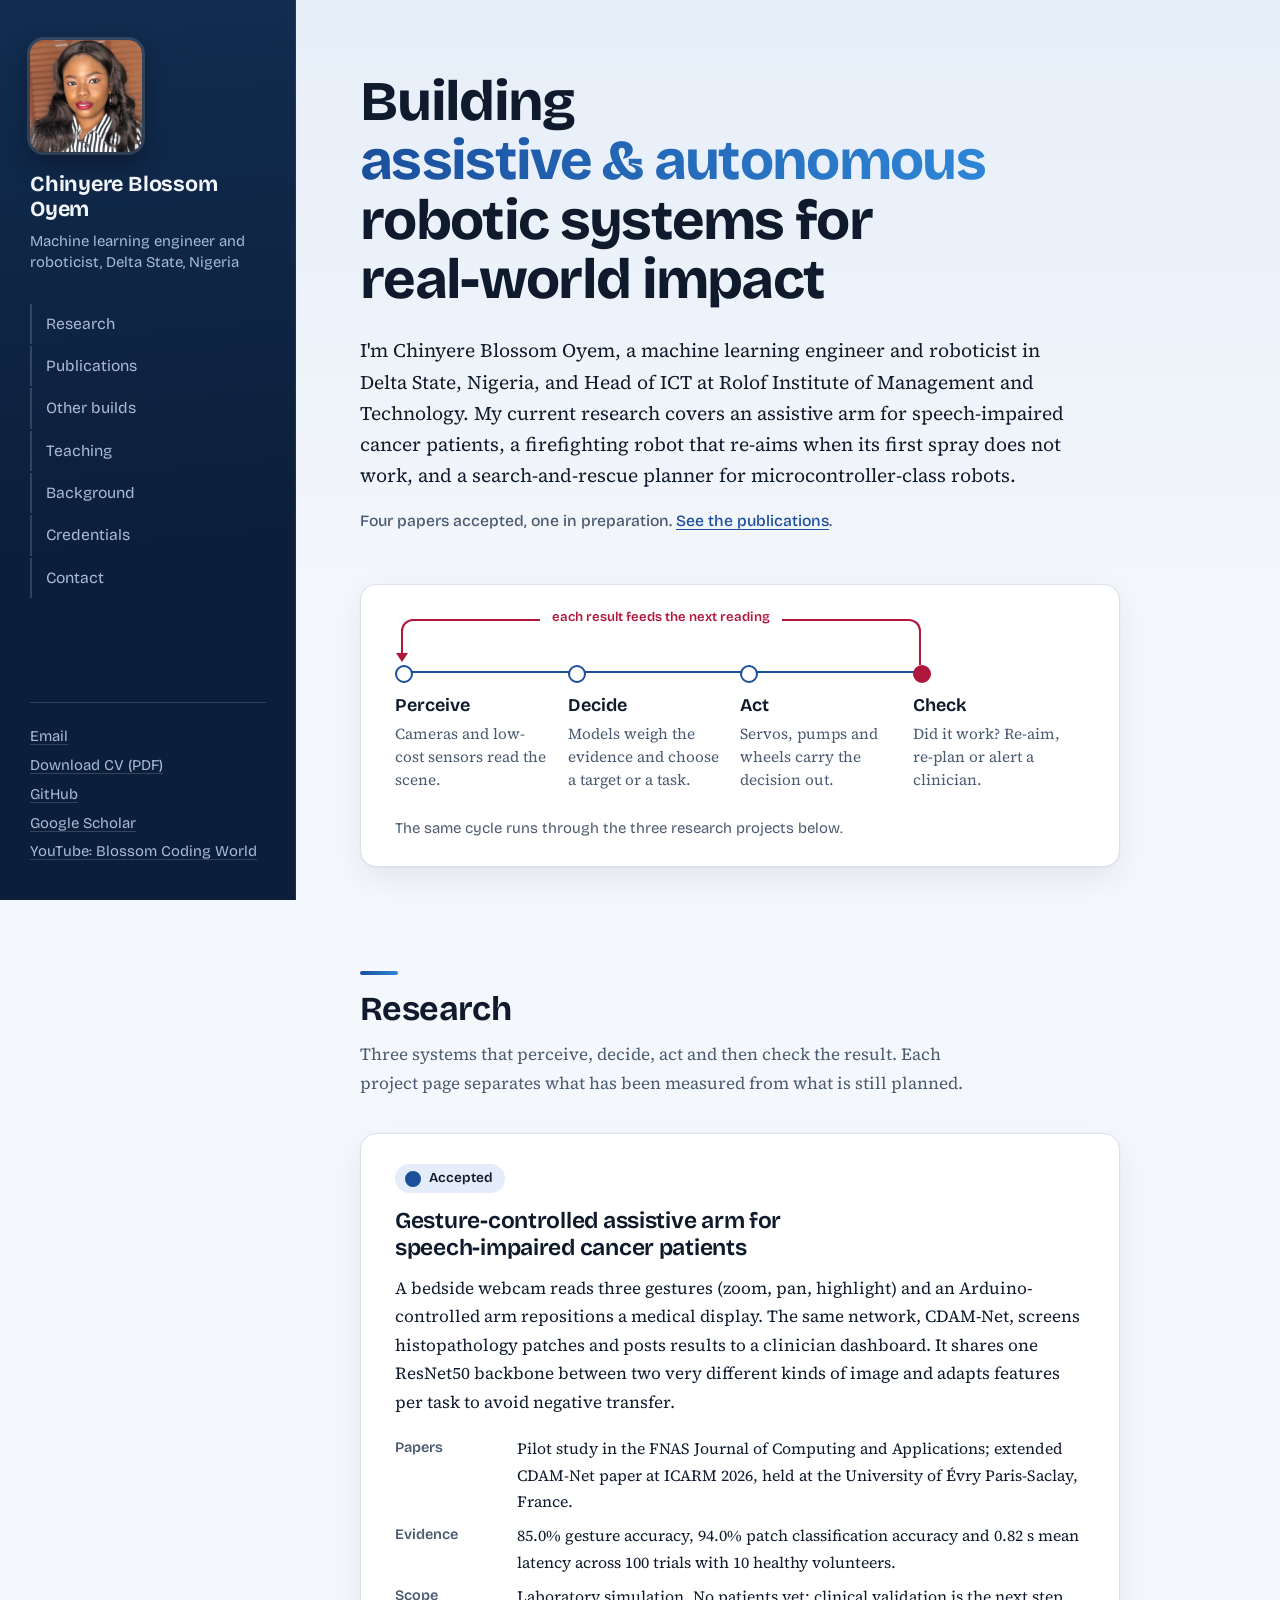
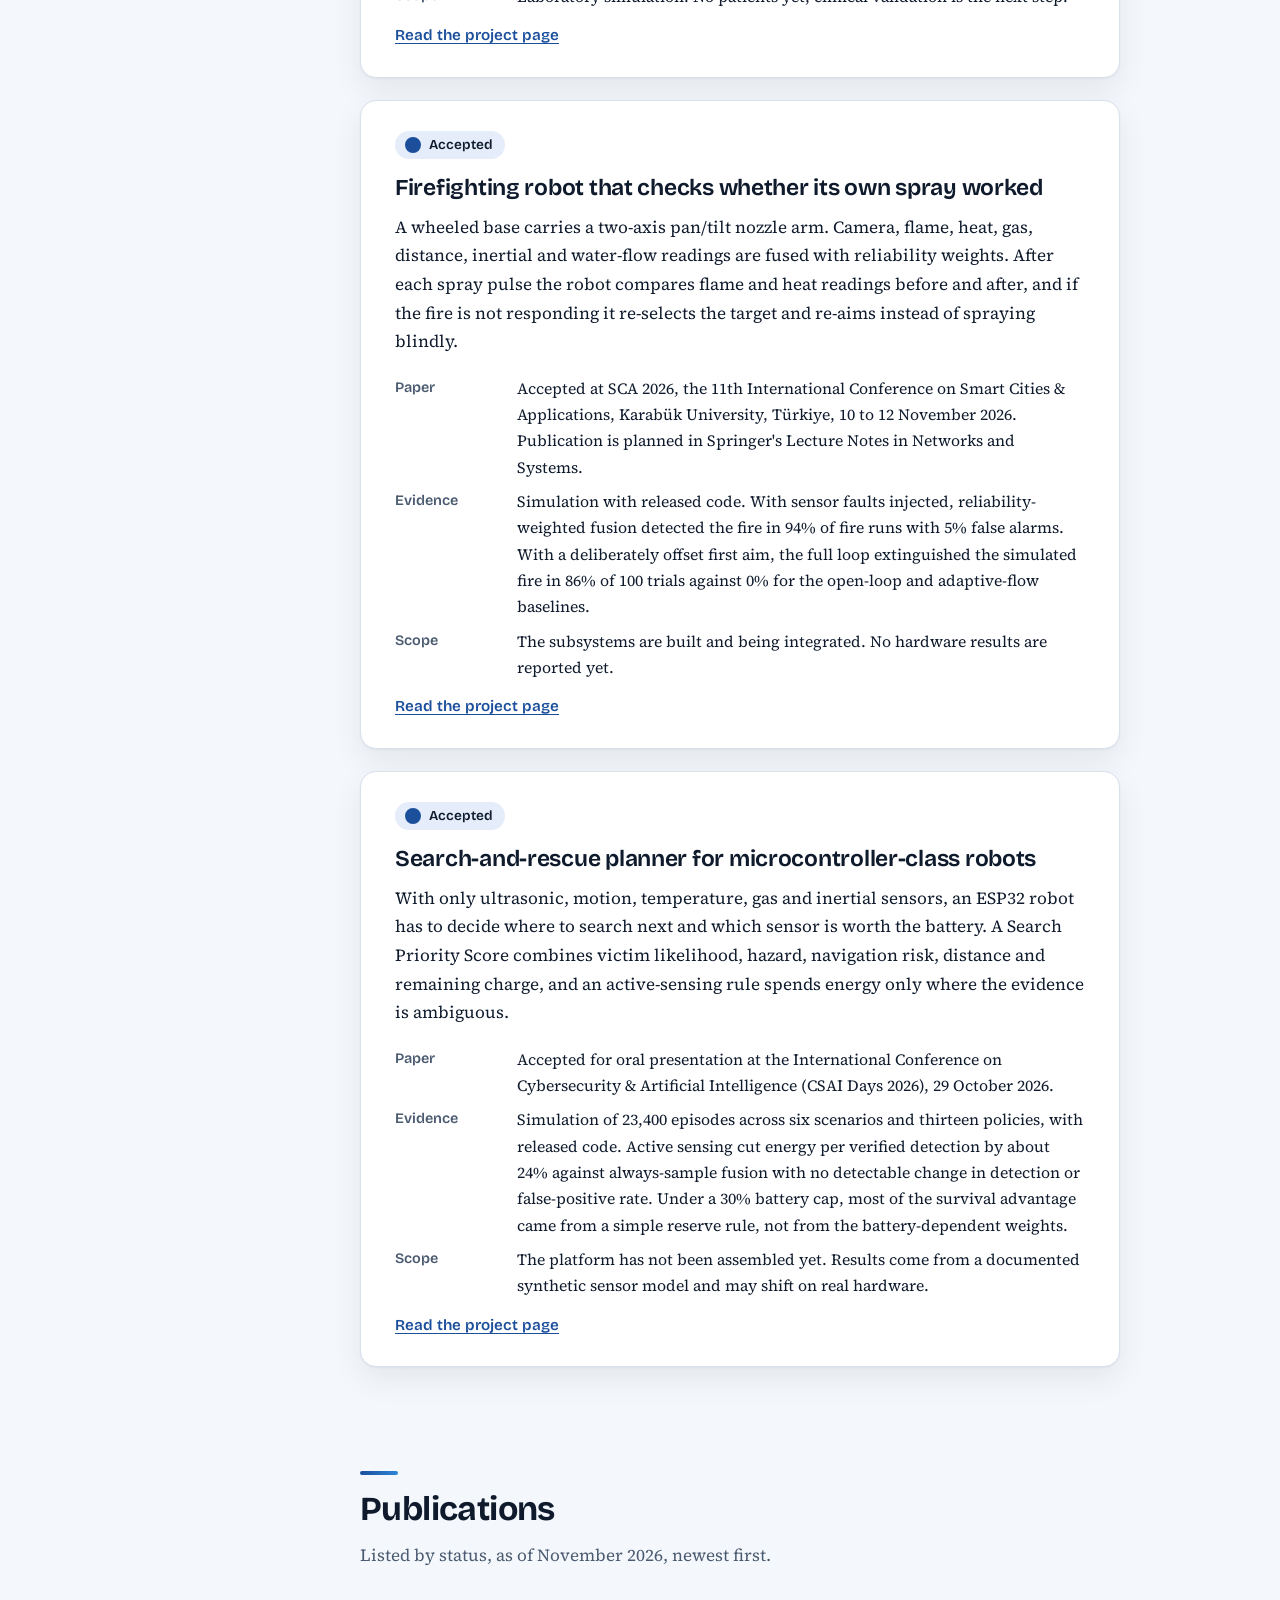
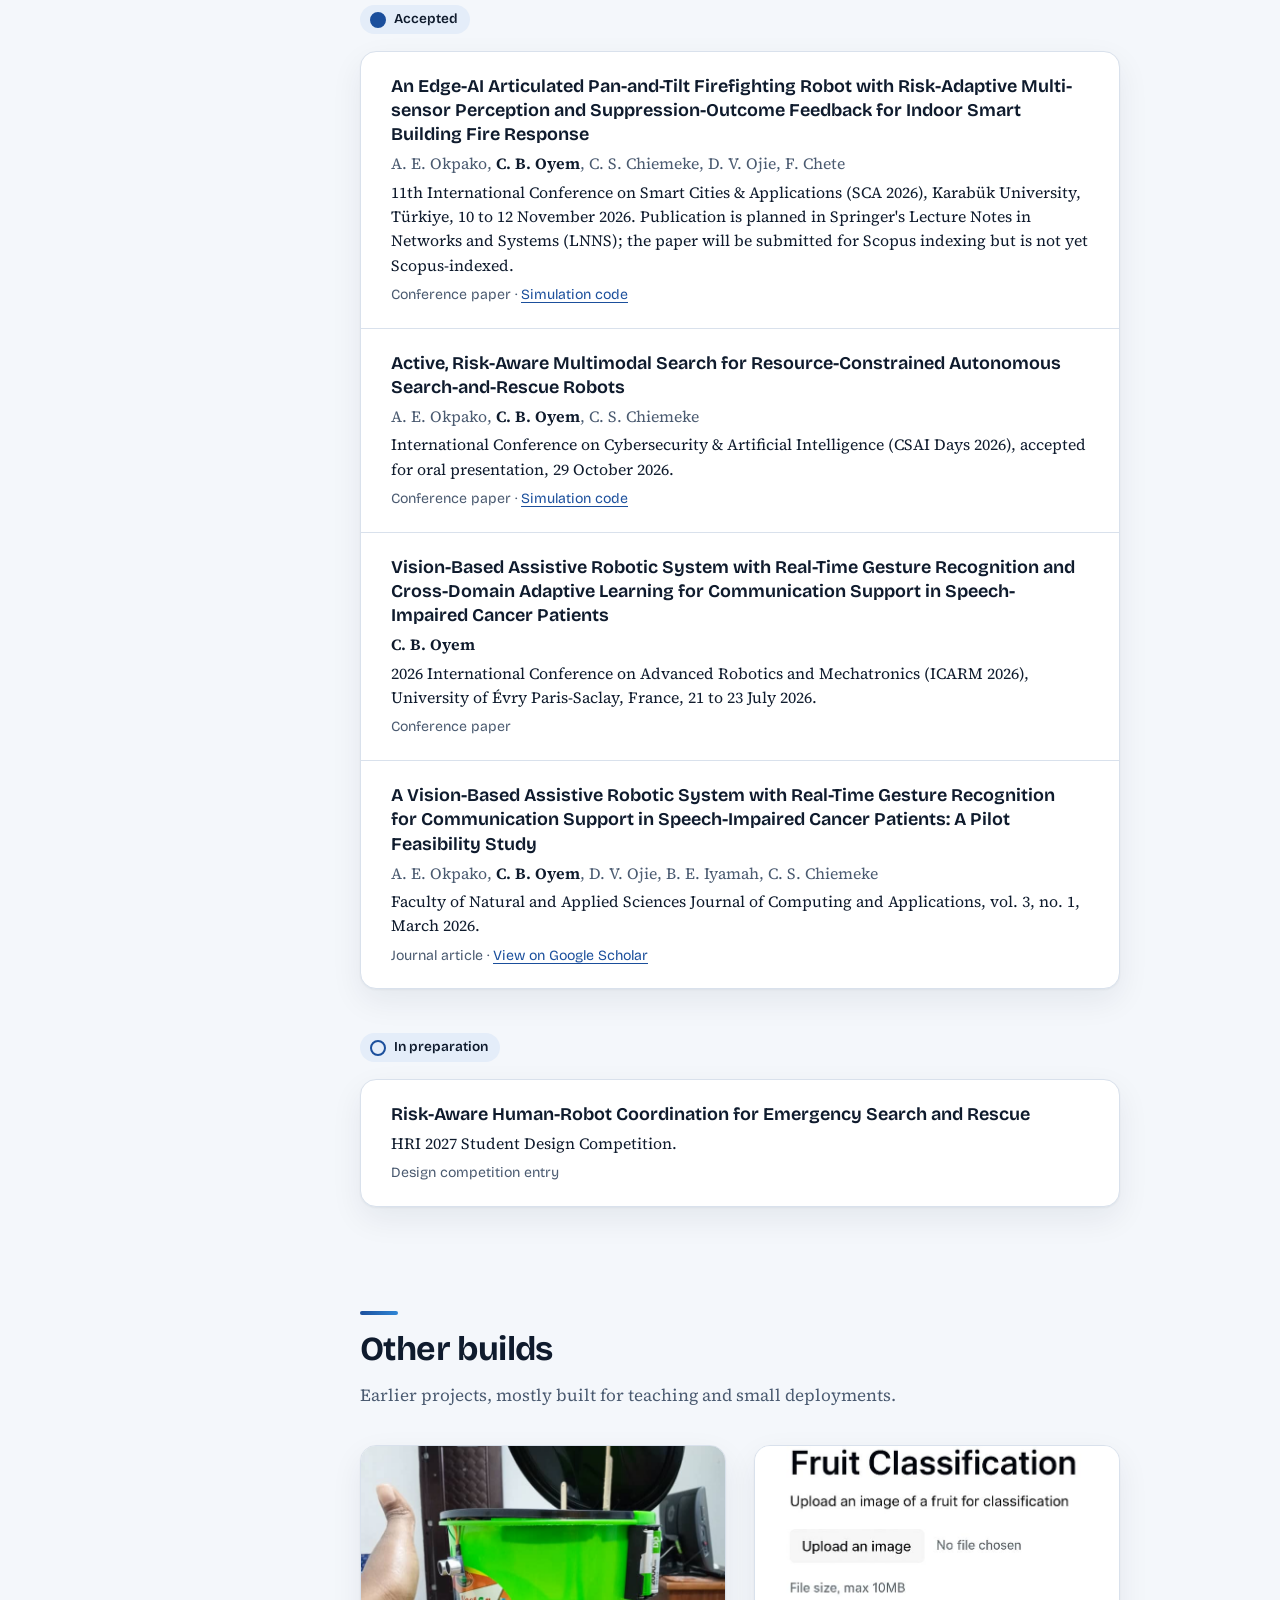
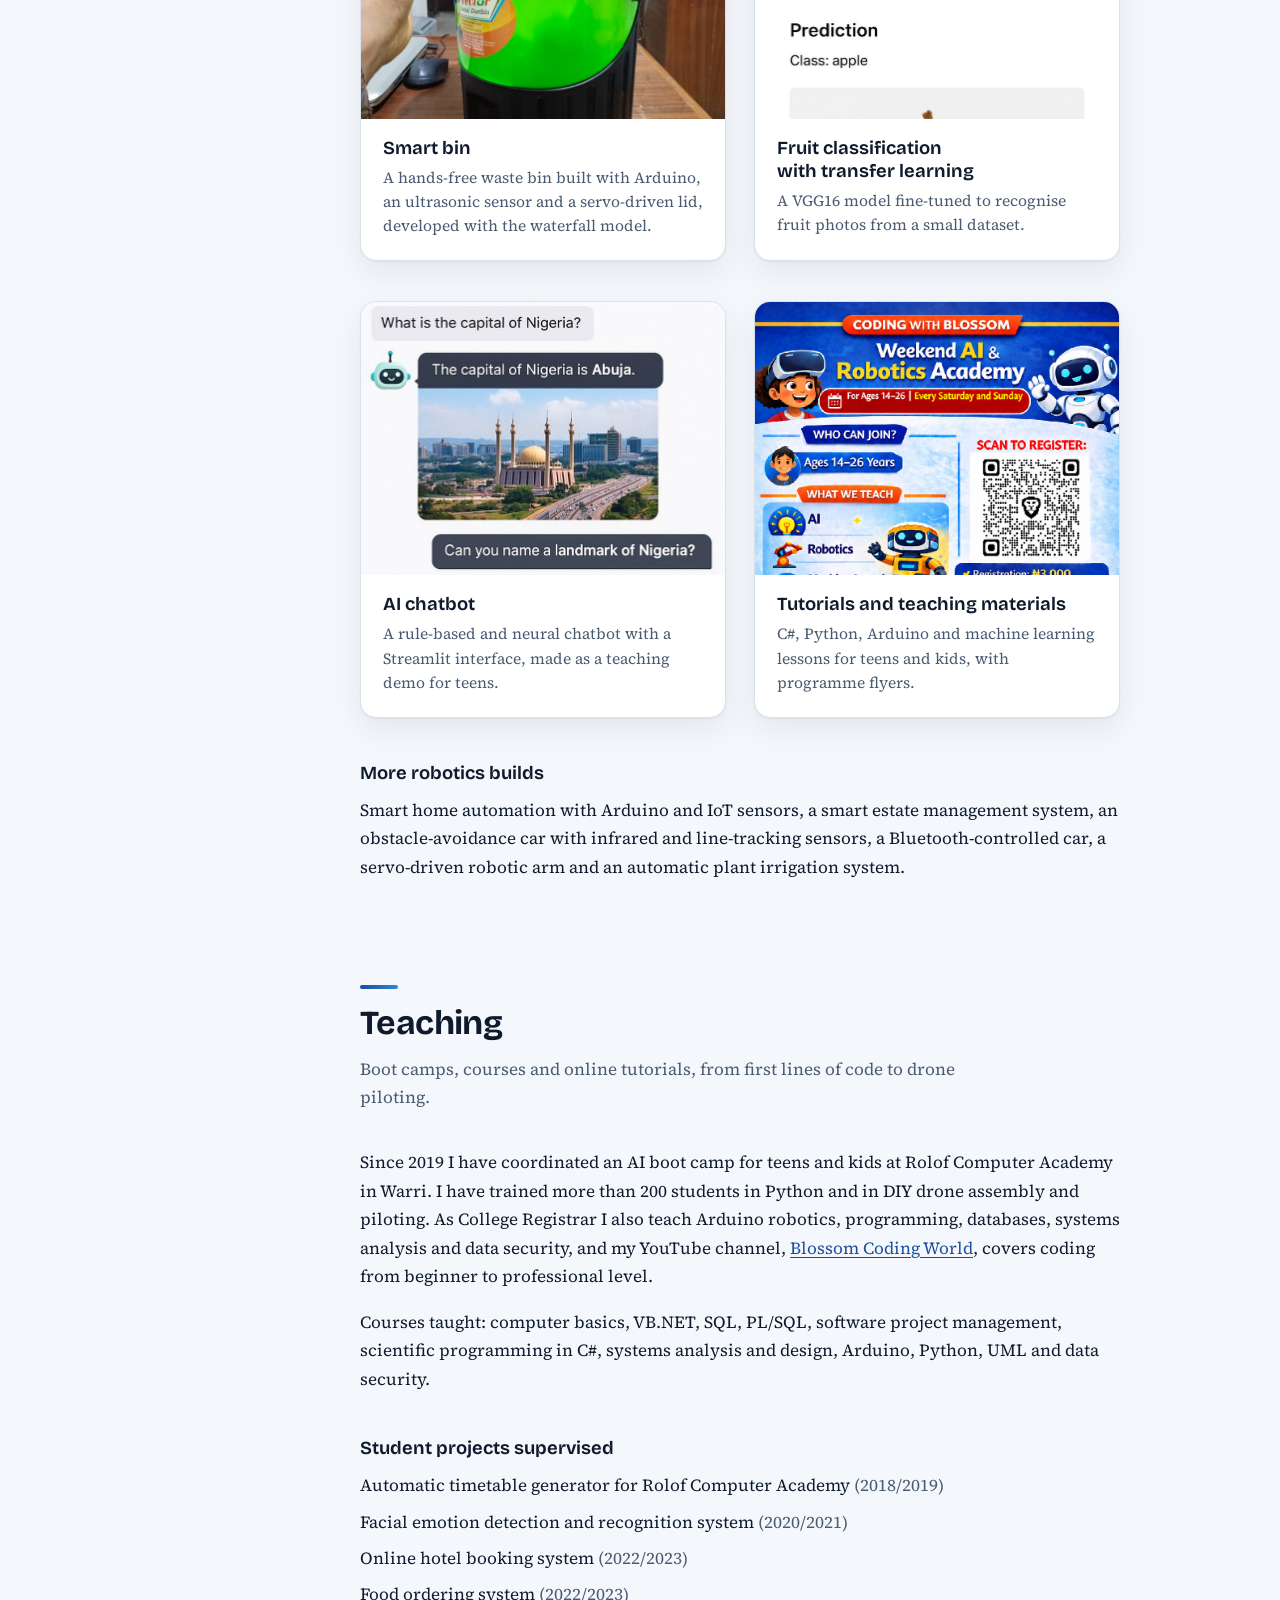
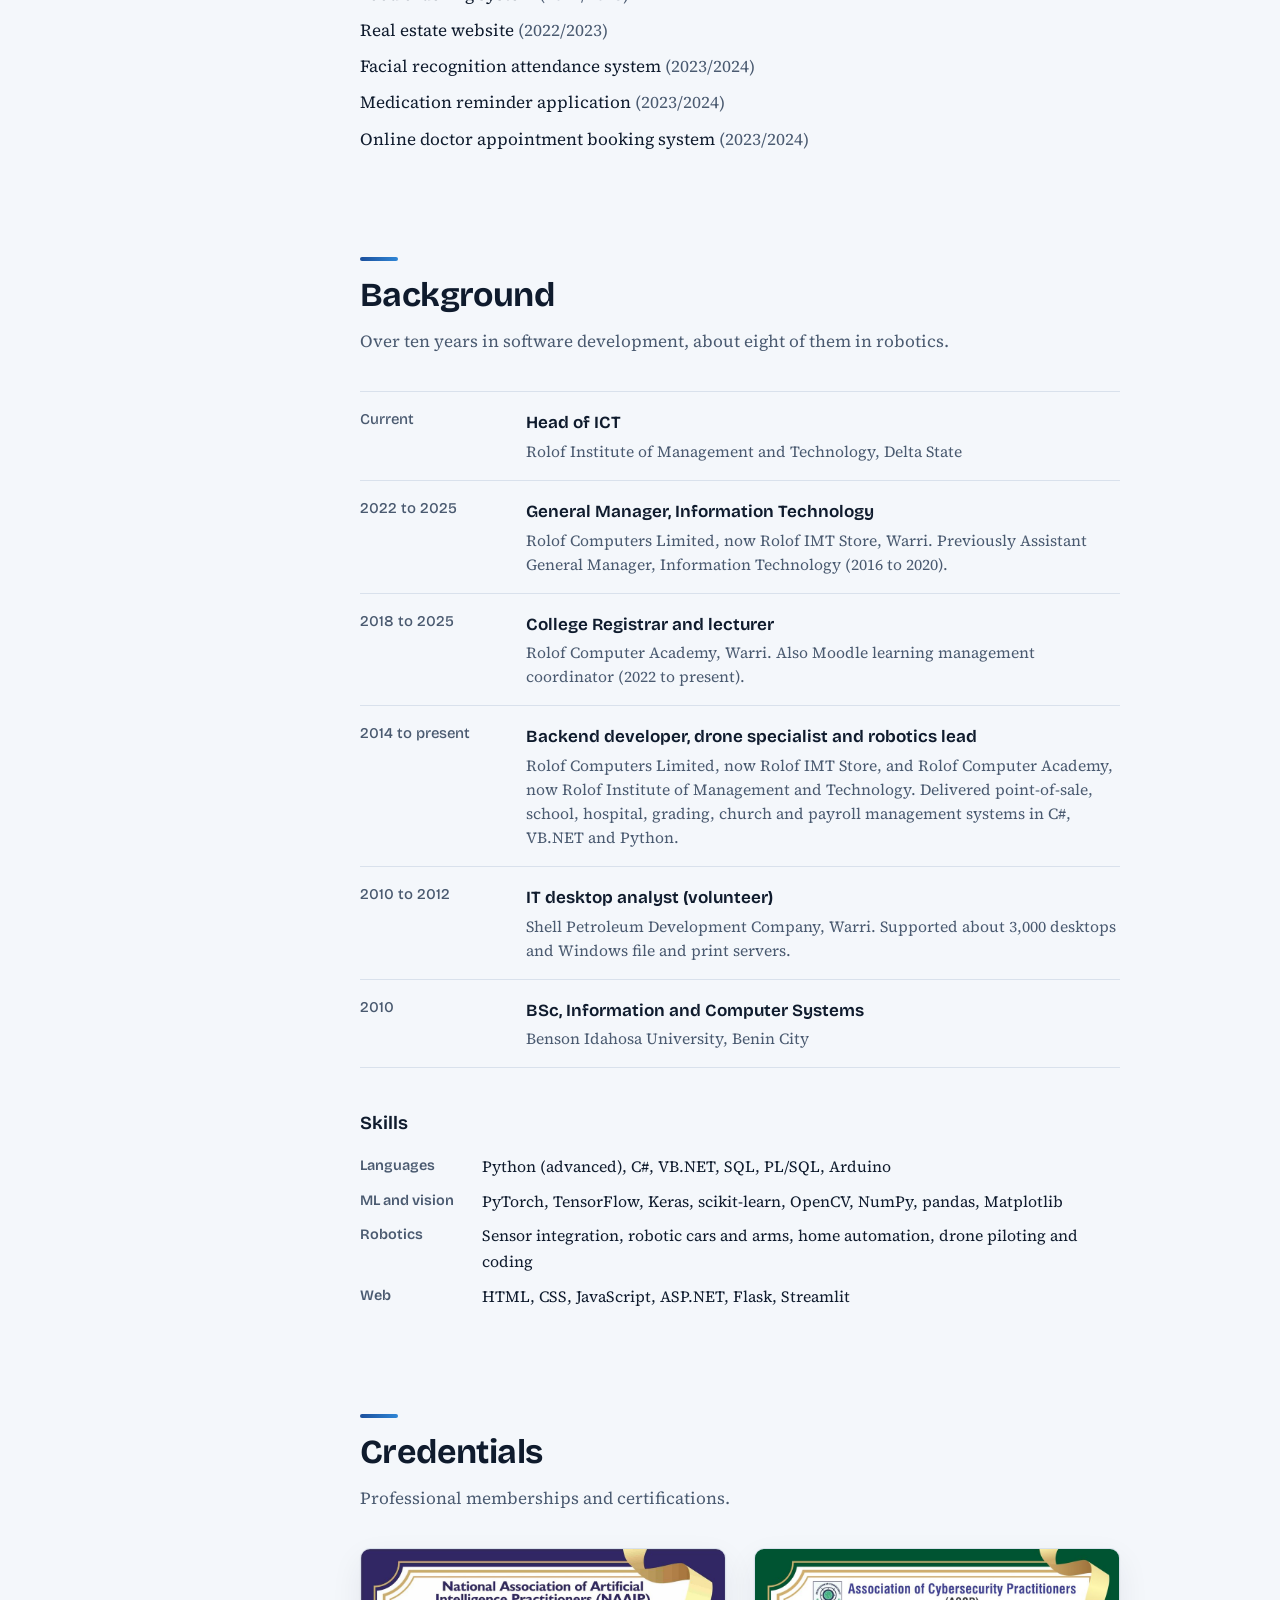
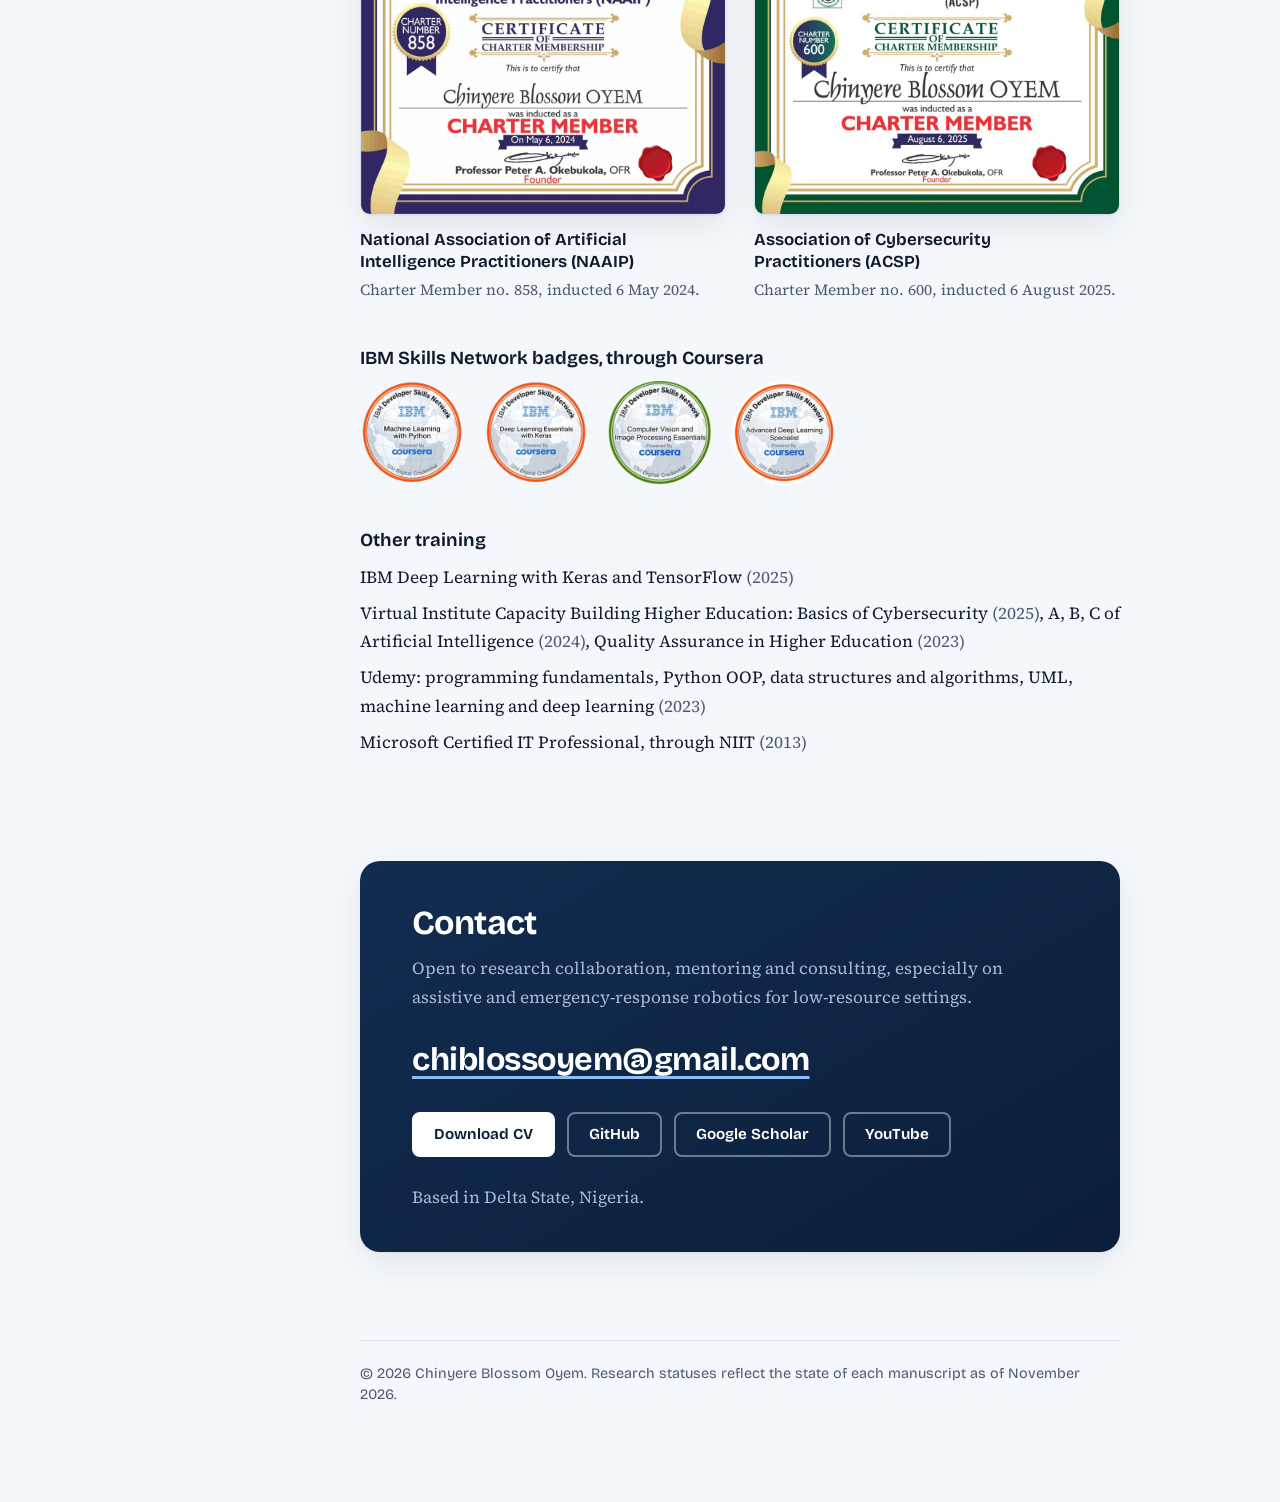
<file: index.html>
<!doctype html>
<html lang="en">
<head>
<meta charset="utf-8">
<meta name="viewport" content="width=device-width,initial-scale=1">
<title>Chinyere Blossom Oyem | Assistive and autonomous robotic systems</title>
<meta name="description" content="Chinyere Blossom Oyem is a machine learning engineer and roboticist in Nigeria working on assistive robots for cancer care, firefighting robots and low-cost search-and-rescue planning.">
<link rel="canonical" href="https://blossomchi.github.io/">
<meta property="og:type" content="website">
<meta property="og:title" content="Chinyere Blossom Oyem | Assistive and autonomous robotic systems">
<meta property="og:description" content="Chinyere Blossom Oyem is a machine learning engineer and roboticist in Nigeria working on assistive robots for cancer care, firefighting robots and low-cost search-and-rescue planning.">
<meta property="og:url" content="https://blossomchi.github.io/">
<meta property="og:image" content="https://blossomchi.github.io/img/portrait.jpg">
<meta name="theme-color" content="#0B1F3A" media="(prefers-color-scheme: light)">
<meta name="theme-color" content="#08111F" media="(prefers-color-scheme: dark)">
<link rel="icon" href="blossom.ico">
<link rel="preload" href="fonts/bricolage-grotesque-latin-wght-normal.woff2" as="font" type="font/woff2" crossorigin>
<link rel="preload" href="fonts/source-serif-4-latin-wght-normal.woff2" as="font" type="font/woff2" crossorigin>
<link rel="stylesheet" href="style.css">
<script type="application/ld+json">
{"@context":"https://schema.org","@type":"Person","name":"Chinyere Blossom Oyem",
 "jobTitle":"Machine learning engineer and robotics researcher",
 "worksFor":{"@type":"Organization","name":"Rolof Institute of Management and Technology"},
 "alumniOf":{"@type":"CollegeOrUniversity","name":"Benson Idahosa University"},
 "address":{"@type":"PostalAddress","addressRegion":"Delta State","addressCountry":"NG"},
 "email":"mailto:chiblossoyem@gmail.com",
 "url":"https://blossomchi.github.io/",
 "sameAs":["https://github.com/blossomchi","https://www.youtube.com/@BlossomCodingWorld"]}
</script>
</head>
<body>
<a class="skip" href="#main">Skip to content</a>
<div class="shell">
  <aside class="rail">
    <a class="id" href="#top">
      <img src="img/portrait.jpg" alt="Portrait of Chinyere Blossom Oyem" width="108" height="108">
      <strong>Chinyere Blossom Oyem</strong>
      <span>Machine learning engineer and roboticist, Delta State, Nigeria</span>
    </a>
    <button class="menu-btn" type="button" aria-expanded="false" aria-controls="nav">Menu</button>
    <nav class="nav" id="nav" aria-label="Sections">
      <a href="#research">Research</a>
      <a href="#publications">Publications</a>
      <a href="#builds">Other builds</a>
      <a href="#teaching">Teaching</a>
      <a href="#background">Background</a>
      <a href="#credentials">Credentials</a>
      <a href="#contact">Contact</a>
    </nav>
    <ul class="rail-links">
      <li><a href="mailto:chiblossoyem@gmail.com">Email</a></li>
      <li><a href="Chinyere_Blossom_Oyem_CV.pdf">Download CV (PDF)</a></li>
      <li><a href="https://github.com/blossomchi" rel="noopener">GitHub</a></li>
      <li><a href="https://scholar.google.com/citations?user=uftesUcAAAAJ&hl=en" rel="noopener">Google Scholar</a></li>
      <li><a href="https://www.youtube.com/@BlossomCodingWorld" rel="noopener">YouTube: Blossom Coding World</a></li>
    </ul>
  </aside>
  <main class="main" id="main">

    <div class="wrap">
    <section class="hero" id="top">
      <h1>Building <span class="hl nb">assistive &amp; autonomous</span> robotic systems for real-world impact</h1>
      <p class="lede">I'm Chinyere Blossom Oyem, a machine learning engineer and roboticist in Delta State, Nigeria, and Head of ICT at Rolof Institute of Management and Technology. My current research covers an assistive arm for speech-impaired cancer patients, a firefighting robot that re-aims when its first spray does not work, and a search-and-rescue planner for microcontroller-class robots.</p>
      <p class="hero-status">Four papers accepted, one in preparation. <a href="#publications">See the publications</a>.</p>

      <figure class="loop">
        <div class="loop-return" aria-hidden="true"><span>each result feeds the next reading</span></div>
        <p class="loop-note">Each result feeds the next reading.</p>
        <ol class="loop-steps">
          <li><h3>Perceive</h3><p>Cameras and low-cost sensors read the scene.</p></li>
          <li><h3>Decide</h3><p>Models weigh the evidence and choose a target or a task.</p></li>
          <li><h3>Act</h3><p>Servos, pumps and wheels carry the decision out.</p></li>
          <li class="check"><h3>Check</h3><p>Did it work? Re-aim, re-plan or alert a clinician.</p></li>
        </ol>
        <figcaption>The same cycle runs through the three research projects below.</figcaption>
      </figure>
    </section>
    
    <section id="research">
      <h2>Research</h2>
      <p class="sec-intro">Three systems that perceive, decide, act and then check the result. Each project page separates what has been measured from what is still planned.</p>

      <article class="study">
        <span class="status accepted">Accepted</span>
        <h3><a href="project4.html">Gesture-controlled assistive arm for speech-impaired cancer patients</a></h3>
        <p>A bedside webcam reads three gestures (zoom, pan, highlight) and an Arduino-controlled arm repositions a medical display. The same network, CDAM-Net, screens histopathology patches and posts results to a clinician dashboard. It shares one ResNet50 backbone between two very different kinds of image and adapts features per task to avoid negative transfer.</p>
        <dl class="facts">
          <dt>Papers</dt><dd>Pilot study in the FNAS Journal of Computing and Applications; extended CDAM-Net paper at ICARM 2026, held at the University of Évry Paris-Saclay, France.</dd>
          <dt>Evidence</dt><dd>85.0% gesture accuracy, 94.0% patch classification accuracy and 0.82 s mean latency across 100 trials with 10 healthy volunteers.</dd>
          <dt>Scope</dt><dd>Laboratory simulation. No patients yet; clinical validation is the next step.</dd>
        </dl>
        <a class="more" href="project4.html">Read the project page</a>
      </article>

      <article class="study">
        <span class="status accepted">Accepted</span>
        <h3><a href="project5.html">Firefighting robot that checks whether its own spray worked</a></h3>
        <p>A wheeled base carries a two-axis pan/tilt nozzle arm. Camera, flame, heat, gas, distance, inertial and water-flow readings are fused with reliability weights. After each spray pulse the robot compares flame and heat readings before and after, and if the fire is not responding it re-selects the target and re-aims instead of spraying blindly.</p>
        <dl class="facts">
          <dt>Paper</dt><dd>Accepted at SCA 2026, the 11th International Conference on Smart Cities &amp; Applications, Karabük University, Türkiye, 10 to 12 November 2026. Publication is planned in Springer's Lecture Notes in Networks and Systems.</dd>
          <dt>Evidence</dt><dd>Simulation with released code. With sensor faults injected, reliability-weighted fusion detected the fire in 94% of fire runs with 5% false alarms. With a deliberately offset first aim, the full loop extinguished the simulated fire in 86% of 100 trials against 0% for the open-loop and adaptive-flow baselines.</dd>
          <dt>Scope</dt><dd>The subsystems are built and being integrated. No hardware results are reported yet.</dd>
        </dl>
        <a class="more" href="project5.html">Read the project page</a>
      </article>

      <article class="study">
        <span class="status accepted">Accepted</span>
        <h3><a href="project7.html">Search-and-rescue planner for microcontroller-class robots</a></h3>
        <p>With only ultrasonic, motion, temperature, gas and inertial sensors, an ESP32 robot has to decide where to search next and which sensor is worth the battery. A Search Priority Score combines victim likelihood, hazard, navigation risk, distance and remaining charge, and an active-sensing rule spends energy only where the evidence is ambiguous.</p>
        <dl class="facts">
          <dt>Paper</dt><dd>Accepted for oral presentation at the International Conference on Cybersecurity &amp; Artificial Intelligence (CSAI Days 2026), 29 October 2026.</dd>
          <dt>Evidence</dt><dd>Simulation of 23,400 episodes across six scenarios and thirteen policies, with released code. Active sensing cut energy per verified detection by about 24% against always-sample fusion with no detectable change in detection or false-positive rate. Under a 30% battery cap, most of the survival advantage came from a simple reserve rule, not from the battery-dependent weights.</dd>
          <dt>Scope</dt><dd>The platform has not been assembled yet. Results come from a documented synthetic sensor model and may shift on real hardware.</dd>
        </dl>
        <a class="more" href="project7.html">Read the project page</a>
      </article>
    </section>
    
    <section id="publications">
      <h2>Publications</h2>
      <p class="sec-intro">Listed by status, as of November 2026, newest first.</p>

      <div class="pub-group">
        <h3><span class="status accepted">Accepted</span></h3>
        <ul class="pubs">
          <li class="pub">
            <h4 class="pub-title"><a href="project5.html">An Edge-AI Articulated Pan-and-Tilt Firefighting Robot with Risk-Adaptive Multi-sensor Perception and Suppression-Outcome Feedback for Indoor Smart Building Fire Response</a></h4>
            <p class="authors">A. E. Okpako, <strong>C. B. Oyem</strong>, C. S. Chiemeke, D. V. Ojie, F. Chete</p>
            <p class="venue">11th International Conference on Smart Cities &amp; Applications (SCA 2026), Karabük University, Türkiye, 10 to 12 November 2026. Publication is planned in Springer's Lecture Notes in Networks and Systems (LNNS); the paper will be submitted for Scopus indexing but is not yet Scopus-indexed.</p>
            <p class="kind">Conference paper &middot; <a href="https://github.com/blossomchi/Raps-Sof-Simulation" rel="noopener">Simulation code</a></p>
          </li>
          <li class="pub">
            <h4 class="pub-title"><a href="project7.html">Active, Risk-Aware Multimodal Search for Resource-Constrained Autonomous Search-and-Rescue Robots</a></h4>
            <p class="authors">A. E. Okpako, <strong>C. B. Oyem</strong>, C. S. Chiemeke</p>
            <p class="venue">International Conference on Cybersecurity &amp; Artificial Intelligence (CSAI Days 2026), accepted for oral presentation, 29 October 2026.</p>
            <p class="kind">Conference paper &middot; <a href="https://github.com/blossomchi/Search-and-Rescue-Robots" rel="noopener">Simulation code</a></p>
          </li>
          <li class="pub">
            <h4 class="pub-title"><a href="project4.html">Vision-Based Assistive Robotic System with Real-Time Gesture Recognition and Cross-Domain Adaptive Learning for Communication Support in Speech-Impaired Cancer Patients</a></h4>
            <p class="authors"><strong>C. B. Oyem</strong></p>
            <p class="venue">2026 International Conference on Advanced Robotics and Mechatronics (ICARM 2026), University of Évry Paris-Saclay, France, 21 to 23 July 2026.</p>
            <p class="kind">Conference paper</p>
          </li>
          <li class="pub">
            <h4 class="pub-title"><a href="project4.html">A Vision-Based Assistive Robotic System with Real-Time Gesture Recognition for Communication Support in Speech-Impaired Cancer Patients: A Pilot Feasibility Study</a></h4>
            <p class="authors">A. E. Okpako, <strong>C. B. Oyem</strong>, D. V. Ojie, B. E. Iyamah, C. S. Chiemeke</p>
            <p class="venue">Faculty of Natural and Applied Sciences Journal of Computing and Applications, vol. 3, no. 1, March 2026.</p>
            <p class="kind">Journal article &middot; <a href="https://scholar.google.com/citations?view_op=view_citation&hl=en&user=uftesUcAAAAJ&citation_for_view=uftesUcAAAAJ:u5HHmVD_uO8C" rel="noopener">View on Google Scholar</a></p>
          </li>
        </ul>
      </div>

      <div class="pub-group">
        <h3><span class="status">In preparation</span></h3>
        <ul class="pubs">
          <li class="pub">
            <h4 class="pub-title">Risk-Aware Human-Robot Coordination for Emergency Search and Rescue</h4>
            <p class="venue">HRI 2027 Student Design Competition.</p>
            <p class="kind">Design competition entry</p>
          </li>
        </ul>
      </div>
    </section>
    
    <section id="builds">
      <h2>Other builds</h2>
      <p class="sec-intro">Earlier projects, mostly built for teaching and small deployments.</p>
      <div class="builds">
        <article class="build">
          <img src="img/smartbin3.jpg" alt="Smart bin prototype with its lid open" loading="lazy">
          <h3><a href="project2.html">Smart bin</a></h3>
          <p>A hands-free waste bin built with Arduino, an ultrasonic sensor and a servo-driven lid, developed with the waterfall model.</p>
        </article>
        <article class="build">
          <img src="img/fruit1.jpg" alt="Fruit classification demo predicting an apple" loading="lazy" style="object-position:50% 12%">
          <h3><a href="project3.html">Fruit classification with transfer learning</a></h3>
          <p>A VGG16 model fine-tuned to recognise fruit photos from a small dataset.</p>
        </article>
        <article class="build">
          <img src="img/chatbot3.jpg" alt="Chatbot demo answering a question about Nigeria" loading="lazy">
          <h3><a href="project1.html">AI chatbot</a></h3>
          <p>A rule-based and neural chatbot with a Streamlit interface, made as a teaching demo for teens.</p>
        </article>
        <article class="build">
          <img src="img/flyer2.jpg" alt="Flyer for the Weekend AI and Robotics Academy" loading="lazy" style="object-position:50% 0">
          <h3><a href="project6.html">Tutorials and teaching materials</a></h3>
          <p>C#, Python, Arduino and machine learning lessons for teens and kids, with programme flyers.</p>
        </article>
      </div>
      <h3 class="sub">More robotics builds</h3>
      <p>Smart home automation with Arduino and IoT sensors, a smart estate management system, an obstacle-avoidance car with infrared and line-tracking sensors, a Bluetooth-controlled car, a servo-driven robotic arm and an automatic plant irrigation system.</p>
    </section>
    
    <section id="teaching">
      <h2>Teaching</h2>
      <p class="sec-intro">Boot camps, courses and online tutorials, from first lines of code to drone piloting.</p>
      <p>Since 2019 I have coordinated an AI boot camp for teens and kids at Rolof Computer Academy in Warri. I have trained more than 200 students in Python and in DIY drone assembly and piloting. As College Registrar I also teach Arduino robotics, programming, databases, systems analysis and data security, and my YouTube channel, <a href="https://www.youtube.com/@BlossomCodingWorld" rel="noopener">Blossom Coding World</a>, covers coding from beginner to professional level.</p>
      <p>Courses taught: computer basics, VB.NET, SQL, PL/SQL, software project management, scientific programming in C#, systems analysis and design, Arduino, Python, UML and data security.</p>
      <h3 class="sub">Student projects supervised</h3>
      <ul class="plain">
        <li>Automatic timetable generator for Rolof Computer Academy <span>(2018/2019)</span></li>
        <li>Facial emotion detection and recognition system <span>(2020/2021)</span></li>
        <li>Online hotel booking system <span>(2022/2023)</span></li>
        <li>Food ordering system <span>(2022/2023)</span></li>
        <li>Real estate website <span>(2022/2023)</span></li>
        <li>Facial recognition attendance system <span>(2023/2024)</span></li>
        <li>Medication reminder application <span>(2023/2024)</span></li>
        <li>Online doctor appointment booking system <span>(2023/2024)</span></li>
      </ul>
    </section>
    
    <section id="background">
      <h2>Background</h2>
      <p class="sec-intro">Over ten years in software development, about eight of them in robotics.</p>
      <ul class="timeline">
        <li><span class="when">Current</span><div><strong>Head of ICT</strong><p>Rolof Institute of Management and Technology, Delta State</p></div></li>
        <li><span class="when">2022 to 2025</span><div><strong>General Manager, Information Technology</strong><p>Rolof Computers Limited, now Rolof IMT Store, Warri. Previously Assistant General Manager, Information Technology (2016 to 2020).</p></div></li>
        <li><span class="when">2018 to 2025</span><div><strong>College Registrar and lecturer</strong><p>Rolof Computer Academy, Warri. Also Moodle learning management coordinator (2022 to present).</p></div></li>
        <li><span class="when">2014 to present</span><div><strong>Backend developer, drone specialist and robotics lead</strong><p>Rolof Computers Limited, now Rolof IMT Store, and Rolof Computer Academy, now Rolof Institute of Management and Technology. Delivered point-of-sale, school, hospital, grading, church and payroll management systems in C#, VB.NET and Python.</p></div></li>
        <li><span class="when">2010 to 2012</span><div><strong>IT desktop analyst (volunteer)</strong><p>Shell Petroleum Development Company, Warri. Supported about 3,000 desktops and Windows file and print servers.</p></div></li>
        <li><span class="when">2010</span><div><strong>BSc, Information and Computer Systems</strong><p>Benson Idahosa University, Benin City</p></div></li>
      </ul>
      <h3 class="sub">Skills</h3>
      <dl class="facts">
        <dt>Languages</dt><dd>Python (advanced), C#, VB.NET, SQL, PL/SQL, Arduino</dd>
        <dt>ML and vision</dt><dd>PyTorch, TensorFlow, Keras, scikit-learn, OpenCV, NumPy, pandas, Matplotlib</dd>
        <dt>Robotics</dt><dd>Sensor integration, robotic cars and arms, home automation, drone piloting and coding</dd>
        <dt>Web</dt><dd>HTML, CSS, JavaScript, ASP.NET, Flask, Streamlit</dd>
      </dl>
    </section>
    
    <section id="credentials">
      <h2>Credentials</h2>
      <p class="sec-intro">Professional memberships and certifications.</p>
      <div class="certs">
        <div>
          <img src="img/naaip.jpg" alt="Certificate of charter membership, National Association of Artificial Intelligence Practitioners" loading="lazy">
          <h3>National Association of Artificial Intelligence Practitioners (NAAIP)</h3>
          <p>Charter Member no. 858, inducted 6 May 2024.</p>
        </div>
        <div>
          <img src="img/acsp.jpg" alt="Certificate of charter membership, Association of Cybersecurity Practitioners" loading="lazy">
          <h3>Association of Cybersecurity Practitioners (ACSP)</h3>
          <p>Charter Member no. 600, inducted 6 August 2025.</p>
        </div>
      </div>
      <h3 class="sub">IBM Skills Network badges, through Coursera</h3>
      <ul class="badges">
        <li><img src="img/ibm-ml-python.png" alt="IBM badge: Machine Learning with Python" loading="lazy"></li>
        <li><img src="img/ibm-dl-keras.png" alt="IBM badge: Deep Learning Essentials with Keras" loading="lazy"></li>
        <li><img src="img/ibm-cv-essentials.png" alt="IBM badge: Computer Vision and Image Processing Essentials" loading="lazy"></li>
        <li><img src="img/ibm-adv-dl.png" alt="IBM badge: Advanced Deep Learning Specialist" loading="lazy"></li>
      </ul>
      <h3 class="sub">Other training</h3>
      <ul class="plain">
        <li>IBM Deep Learning with Keras and TensorFlow <span>(2025)</span></li>
        <li>Virtual Institute Capacity Building Higher Education: Basics of Cybersecurity <span>(2025)</span>, A, B, C of Artificial Intelligence <span>(2024)</span>, Quality Assurance in Higher Education <span>(2023)</span></li>
        <li>Udemy: programming fundamentals, Python OOP, data structures and algorithms, UML, machine learning and deep learning <span>(2023)</span></li>
        <li>Microsoft Certified IT Professional, through NIIT <span>(2013)</span></li>
      </ul>
    </section>
    
    <section id="contact">
      <div class="panel">
      <h2>Contact</h2>
      <p class="sec-intro">Open to research collaboration, mentoring and consulting, especially on assistive and emergency-response robotics for low-resource settings.</p>
      <a class="mail" href="mailto:chiblossoyem@gmail.com">chiblossoyem@gmail.com</a>
      <div class="btnrow">
        <a class="btn" href="Chinyere_Blossom_Oyem_CV.pdf">Download CV</a>
        <a class="btn alt" href="https://github.com/blossomchi" rel="noopener">GitHub</a>
        <a class="btn alt" href="https://scholar.google.com/citations?user=uftesUcAAAAJ&hl=en" rel="noopener">Google Scholar</a>
        <a class="btn alt" href="https://www.youtube.com/@BlossomCodingWorld" rel="noopener">YouTube</a>
      </div>
      <p>Based in Delta State, Nigeria.</p>
      </div>
    </section>
    </div>

    <footer class="foot wrap">&copy; <span data-year>2026</span> Chinyere Blossom Oyem. Research statuses reflect the state of each manuscript as of November 2026.</footer>
  </main>
</div>
<script src="site.js" defer></script>
</body>
</html>
</file>
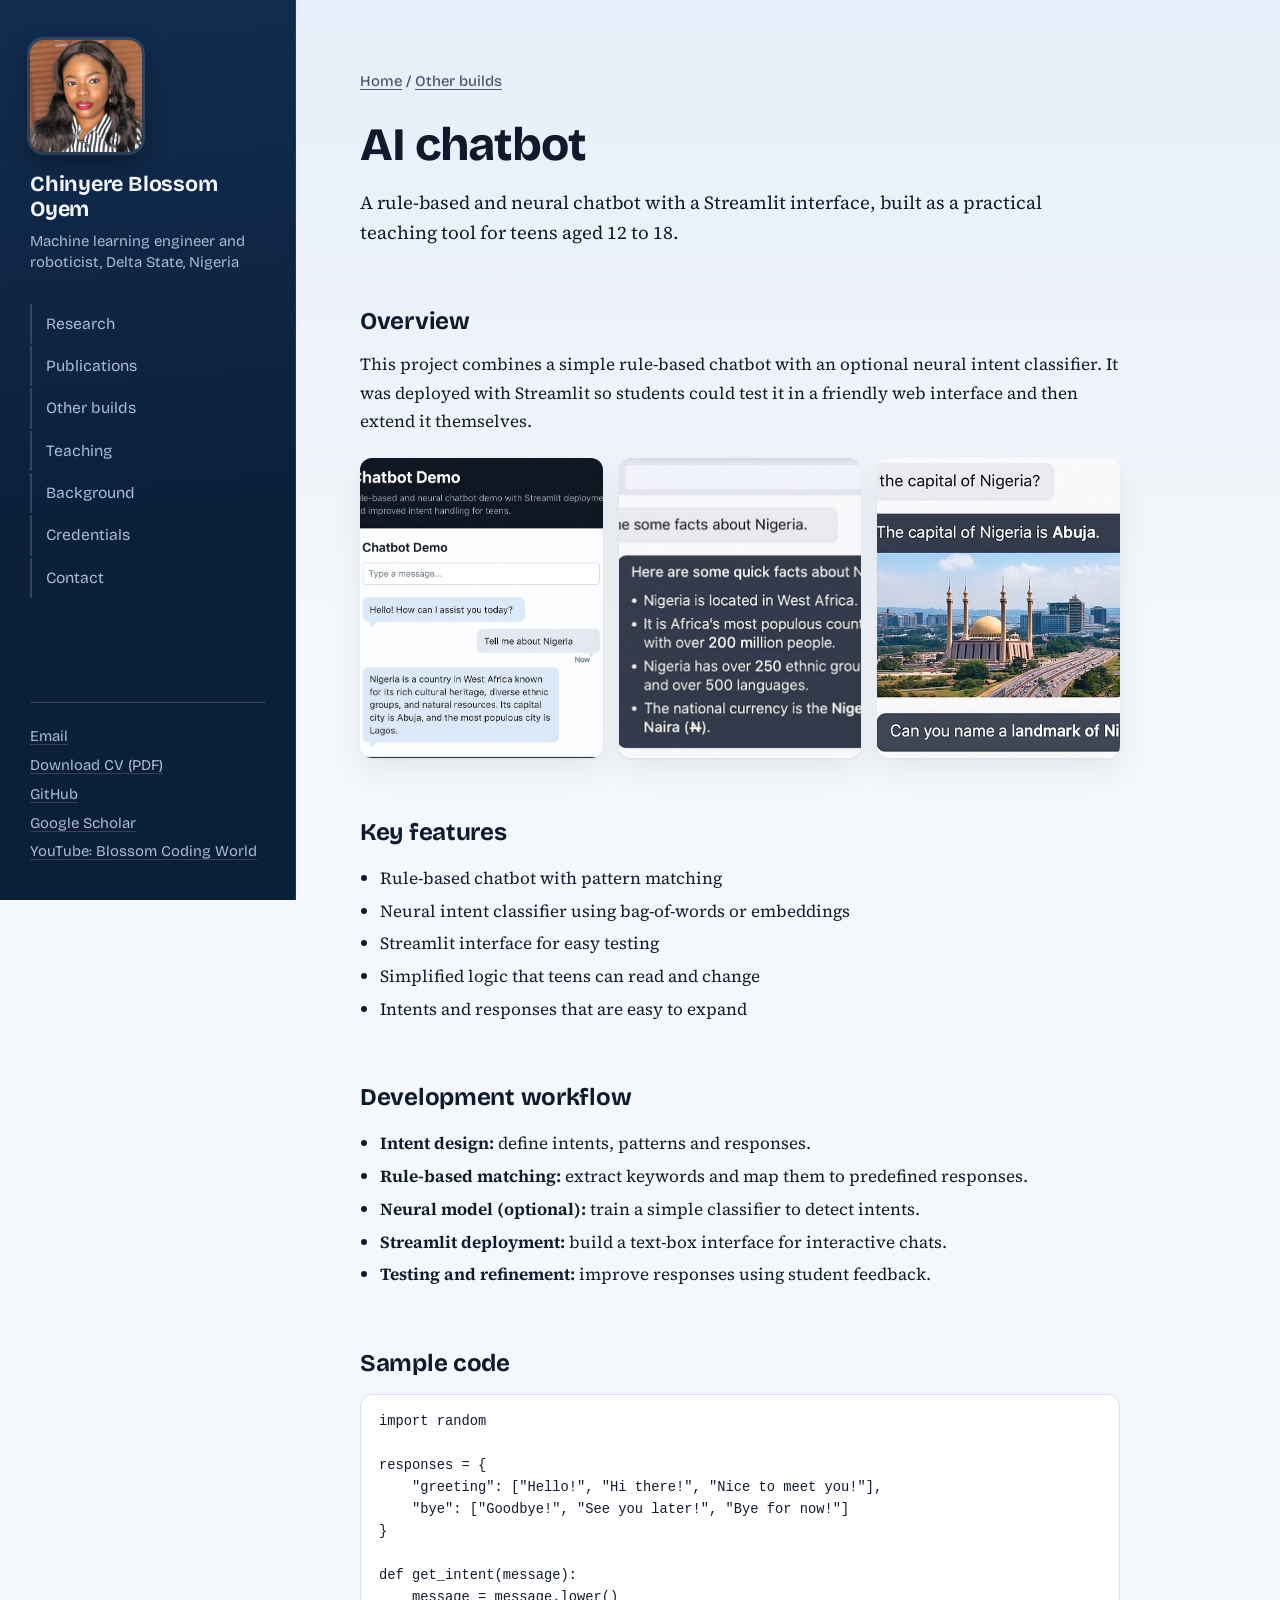
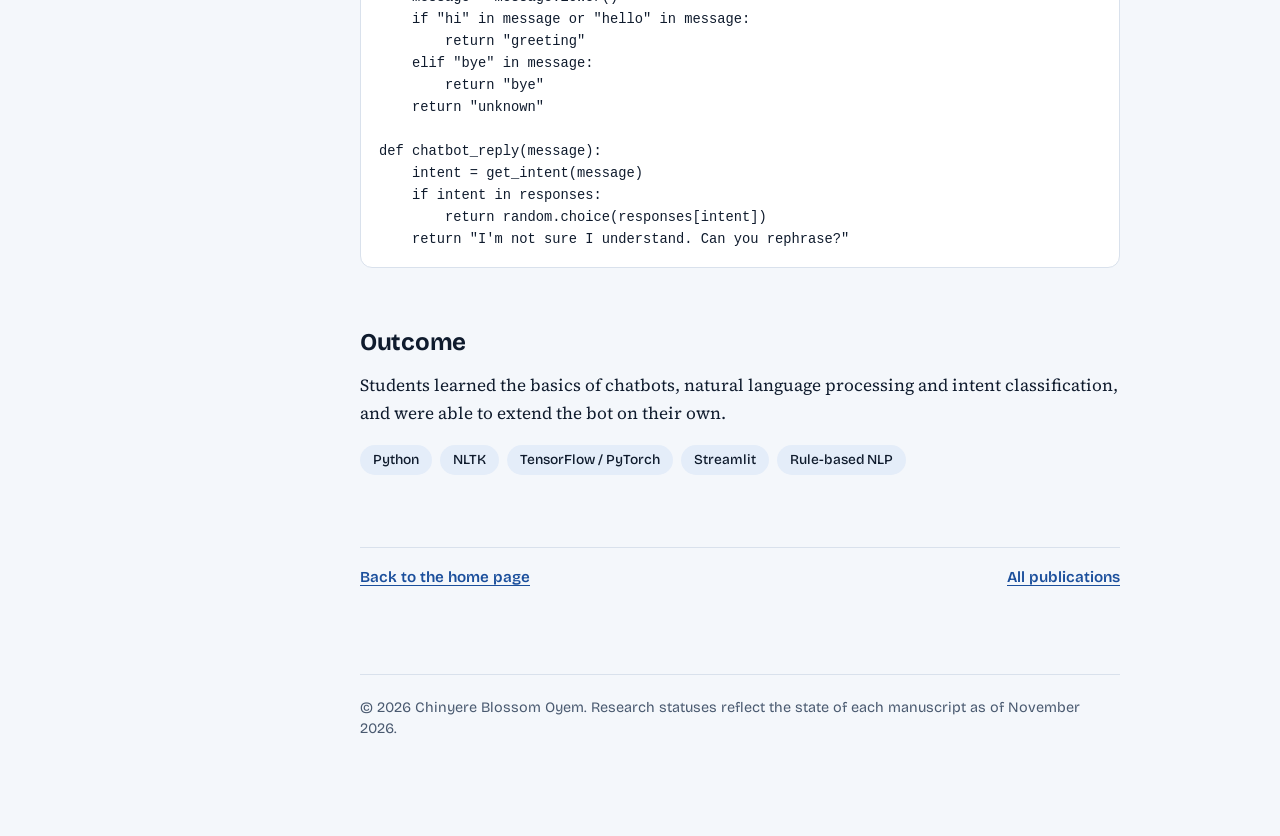
<file: project1.html>
<!doctype html>
<html lang="en">
<head>
<meta charset="utf-8">
<meta name="viewport" content="width=device-width,initial-scale=1">
<title>AI chatbot | Chinyere Blossom Oyem</title>
<meta name="description" content="Rule-based and neural chatbot with a Streamlit interface, built as a teaching tool for teens.">
<link rel="canonical" href="https://blossomchi.github.io/project1.html">
<meta property="og:type" content="website">
<meta property="og:title" content="AI chatbot | Chinyere Blossom Oyem">
<meta property="og:description" content="Rule-based and neural chatbot with a Streamlit interface, built as a teaching tool for teens.">
<meta property="og:url" content="https://blossomchi.github.io/project1.html">
<meta property="og:image" content="https://blossomchi.github.io/img/portrait.jpg">
<meta name="theme-color" content="#0B1F3A" media="(prefers-color-scheme: light)">
<meta name="theme-color" content="#08111F" media="(prefers-color-scheme: dark)">
<link rel="icon" href="blossom.ico">
<link rel="preload" href="fonts/bricolage-grotesque-latin-wght-normal.woff2" as="font" type="font/woff2" crossorigin>
<link rel="preload" href="fonts/source-serif-4-latin-wght-normal.woff2" as="font" type="font/woff2" crossorigin>
<link rel="stylesheet" href="style.css">

</head>
<body>
<a class="skip" href="#main">Skip to content</a>
<div class="shell">
  <aside class="rail">
    <a class="id" href="index.html">
      <img src="img/portrait.jpg" alt="Portrait of Chinyere Blossom Oyem" width="108" height="108">
      <strong>Chinyere Blossom Oyem</strong>
      <span>Machine learning engineer and roboticist, Delta State, Nigeria</span>
    </a>
    <button class="menu-btn" type="button" aria-expanded="false" aria-controls="nav">Menu</button>
    <nav class="nav" id="nav" aria-label="Sections">
      <a href="index.html#research">Research</a>
      <a href="index.html#publications">Publications</a>
      <a href="index.html#builds">Other builds</a>
      <a href="index.html#teaching">Teaching</a>
      <a href="index.html#background">Background</a>
      <a href="index.html#credentials">Credentials</a>
      <a href="index.html#contact">Contact</a>
    </nav>
    <ul class="rail-links">
      <li><a href="mailto:chiblossoyem@gmail.com">Email</a></li>
      <li><a href="Chinyere_Blossom_Oyem_CV.pdf">Download CV (PDF)</a></li>
      <li><a href="https://github.com/blossomchi" rel="noopener">GitHub</a></li>
      <li><a href="https://scholar.google.com/citations?user=uftesUcAAAAJ&hl=en" rel="noopener">Google Scholar</a></li>
      <li><a href="https://www.youtube.com/@BlossomCodingWorld" rel="noopener">YouTube: Blossom Coding World</a></li>
    </ul>
  </aside>
  <main class="main" id="main">

    <div class="wrap article">
      <p class="crumb"><a href="index.html">Home</a> / <a href="index.html#builds">Other builds</a></p>
      <header class="pagehead">
        <h1>AI chatbot</h1>
        
        <p class="dek">A rule-based and neural chatbot with a Streamlit interface, built as a practical teaching tool for teens aged 12 to 18.</p>
      </header>

      <h2>Overview</h2>
      <p>This project combines a simple rule-based chatbot with an optional neural intent classifier. It was deployed with Streamlit so students could test it in a friendly web interface and then extend it themselves.</p>
      <div class="gallery">
        <figure><img src="img/chatbot1.jpg" alt="Chatbot demo interface with a message box" loading="lazy"></figure>
        <figure><img src="img/chatbot2.jpg" alt="Chatbot answering a question about Nigeria with a list of facts" loading="lazy"></figure>
        <figure><img src="img/chatbot3.jpg" alt="Chatbot naming Abuja as the capital of Nigeria" loading="lazy"></figure>
      </div>
      <h2>Key features</h2>
      <ul>
        <li>Rule-based chatbot with pattern matching</li>
        <li>Neural intent classifier using bag-of-words or embeddings</li>
        <li>Streamlit interface for easy testing</li>
        <li>Simplified logic that teens can read and change</li>
        <li>Intents and responses that are easy to expand</li>
      </ul>
      <h2>Development workflow</h2>
      <ul>
        <li><strong>Intent design:</strong> define intents, patterns and responses.</li>
        <li><strong>Rule-based matching:</strong> extract keywords and map them to predefined responses.</li>
        <li><strong>Neural model (optional):</strong> train a simple classifier to detect intents.</li>
        <li><strong>Streamlit deployment:</strong> build a text-box interface for interactive chats.</li>
        <li><strong>Testing and refinement:</strong> improve responses using student feedback.</li>
      </ul>
      <h2>Sample code</h2>
<pre>import random

responses = {
    "greeting": ["Hello!", "Hi there!", "Nice to meet you!"],
    "bye": ["Goodbye!", "See you later!", "Bye for now!"]
}

def get_intent(message):
    message = message.lower()
    if "hi" in message or "hello" in message:
        return "greeting"
    elif "bye" in message:
        return "bye"
    return "unknown"

def chatbot_reply(message):
    intent = get_intent(message)
    if intent in responses:
        return random.choice(responses[intent])
    return "I'm not sure I understand. Can you rephrase?"</pre>
      <h2>Outcome</h2>
      <p>Students learned the basics of chatbots, natural language processing and intent classification, and were able to extend the bot on their own.</p>
      <ul class="tags"><li>Python</li><li>NLTK</li><li>TensorFlow / PyTorch</li><li>Streamlit</li><li>Rule-based NLP</li></ul>
      <div class="pager"><a href="index.html#research">Back to the home page</a><a href="index.html#publications">All publications</a></div>
    </div>

    <footer class="foot wrap">&copy; <span data-year>2026</span> Chinyere Blossom Oyem. Research statuses reflect the state of each manuscript as of November 2026.</footer>
  </main>
</div>
<script src="site.js" defer></script>
</body>
</html>
</file>
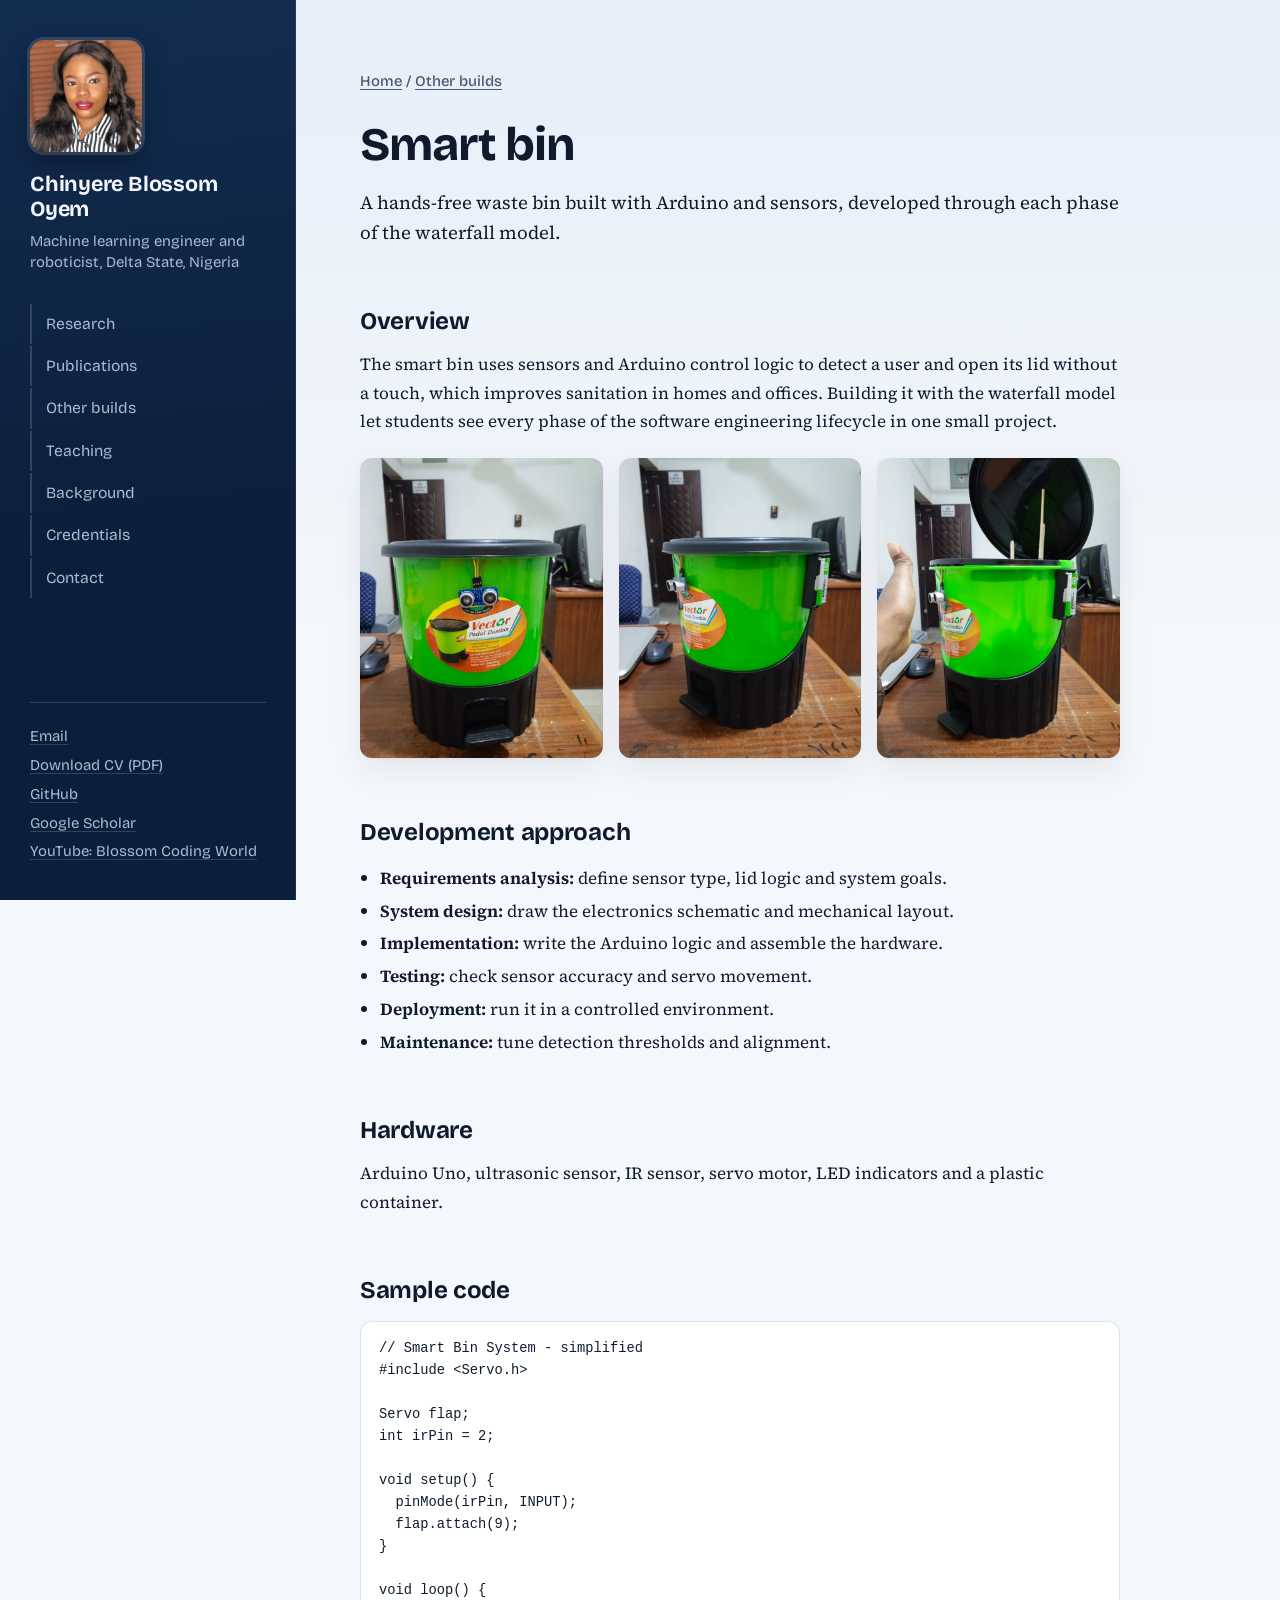
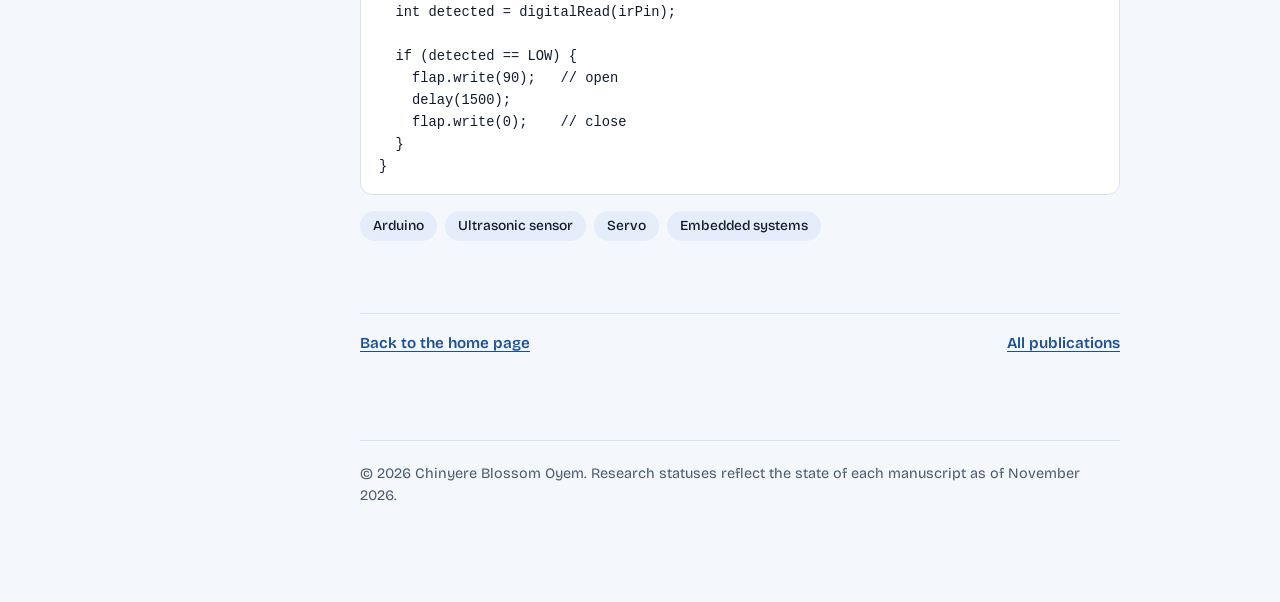
<file: project2.html>
<!doctype html>
<html lang="en">
<head>
<meta charset="utf-8">
<meta name="viewport" content="width=device-width,initial-scale=1">
<title>Smart bin | Chinyere Blossom Oyem</title>
<meta name="description" content="A hands-free Arduino smart bin developed with the waterfall model.">
<link rel="canonical" href="https://blossomchi.github.io/project2.html">
<meta property="og:type" content="website">
<meta property="og:title" content="Smart bin | Chinyere Blossom Oyem">
<meta property="og:description" content="A hands-free Arduino smart bin developed with the waterfall model.">
<meta property="og:url" content="https://blossomchi.github.io/project2.html">
<meta property="og:image" content="https://blossomchi.github.io/img/portrait.jpg">
<meta name="theme-color" content="#0B1F3A" media="(prefers-color-scheme: light)">
<meta name="theme-color" content="#08111F" media="(prefers-color-scheme: dark)">
<link rel="icon" href="blossom.ico">
<link rel="preload" href="fonts/bricolage-grotesque-latin-wght-normal.woff2" as="font" type="font/woff2" crossorigin>
<link rel="preload" href="fonts/source-serif-4-latin-wght-normal.woff2" as="font" type="font/woff2" crossorigin>
<link rel="stylesheet" href="style.css">

</head>
<body>
<a class="skip" href="#main">Skip to content</a>
<div class="shell">
  <aside class="rail">
    <a class="id" href="index.html">
      <img src="img/portrait.jpg" alt="Portrait of Chinyere Blossom Oyem" width="108" height="108">
      <strong>Chinyere Blossom Oyem</strong>
      <span>Machine learning engineer and roboticist, Delta State, Nigeria</span>
    </a>
    <button class="menu-btn" type="button" aria-expanded="false" aria-controls="nav">Menu</button>
    <nav class="nav" id="nav" aria-label="Sections">
      <a href="index.html#research">Research</a>
      <a href="index.html#publications">Publications</a>
      <a href="index.html#builds">Other builds</a>
      <a href="index.html#teaching">Teaching</a>
      <a href="index.html#background">Background</a>
      <a href="index.html#credentials">Credentials</a>
      <a href="index.html#contact">Contact</a>
    </nav>
    <ul class="rail-links">
      <li><a href="mailto:chiblossoyem@gmail.com">Email</a></li>
      <li><a href="Chinyere_Blossom_Oyem_CV.pdf">Download CV (PDF)</a></li>
      <li><a href="https://github.com/blossomchi" rel="noopener">GitHub</a></li>
      <li><a href="https://scholar.google.com/citations?user=uftesUcAAAAJ&hl=en" rel="noopener">Google Scholar</a></li>
      <li><a href="https://www.youtube.com/@BlossomCodingWorld" rel="noopener">YouTube: Blossom Coding World</a></li>
    </ul>
  </aside>
  <main class="main" id="main">

    <div class="wrap article">
      <p class="crumb"><a href="index.html">Home</a> / <a href="index.html#builds">Other builds</a></p>
      <header class="pagehead">
        <h1>Smart bin</h1>
        
        <p class="dek">A hands-free waste bin built with Arduino and sensors, developed through each phase of the waterfall model.</p>
      </header>

      <h2>Overview</h2>
      <p>The smart bin uses sensors and Arduino control logic to detect a user and open its lid without a touch, which improves sanitation in homes and offices. Building it with the waterfall model let students see every phase of the software engineering lifecycle in one small project.</p>
      <div class="gallery">
        <figure><img src="img/smartbin1.jpg" alt="Smart bin with an ultrasonic sensor mounted on the front, lid closed" loading="lazy"></figure>
        <figure><img src="img/smartbin2.jpg" alt="Smart bin, side view" loading="lazy"></figure>
        <figure><img src="img/smartbin3.jpg" alt="Smart bin with the lid lifted as a hand approaches" loading="lazy"></figure>
      </div>
      <h2>Development approach</h2>
      <ul>
        <li><strong>Requirements analysis:</strong> define sensor type, lid logic and system goals.</li>
        <li><strong>System design:</strong> draw the electronics schematic and mechanical layout.</li>
        <li><strong>Implementation:</strong> write the Arduino logic and assemble the hardware.</li>
        <li><strong>Testing:</strong> check sensor accuracy and servo movement.</li>
        <li><strong>Deployment:</strong> run it in a controlled environment.</li>
        <li><strong>Maintenance:</strong> tune detection thresholds and alignment.</li>
      </ul>
      <h2>Hardware</h2>
      <p>Arduino Uno, ultrasonic sensor, IR sensor, servo motor, LED indicators and a plastic container.</p>
      <h2>Sample code</h2>
<pre>// Smart Bin System - simplified
#include &lt;Servo.h&gt;

Servo flap;
int irPin = 2;

void setup() {
  pinMode(irPin, INPUT);
  flap.attach(9);
}

void loop() {
  int detected = digitalRead(irPin);

  if (detected == LOW) {
    flap.write(90);   // open
    delay(1500);
    flap.write(0);    // close
  }
}</pre>
      <ul class="tags"><li>Arduino</li><li>Ultrasonic sensor</li><li>Servo</li><li>Embedded systems</li></ul>
      <div class="pager"><a href="index.html#research">Back to the home page</a><a href="index.html#publications">All publications</a></div>
    </div>

    <footer class="foot wrap">&copy; <span data-year>2026</span> Chinyere Blossom Oyem. Research statuses reflect the state of each manuscript as of November 2026.</footer>
  </main>
</div>
<script src="site.js" defer></script>
</body>
</html>
</file>
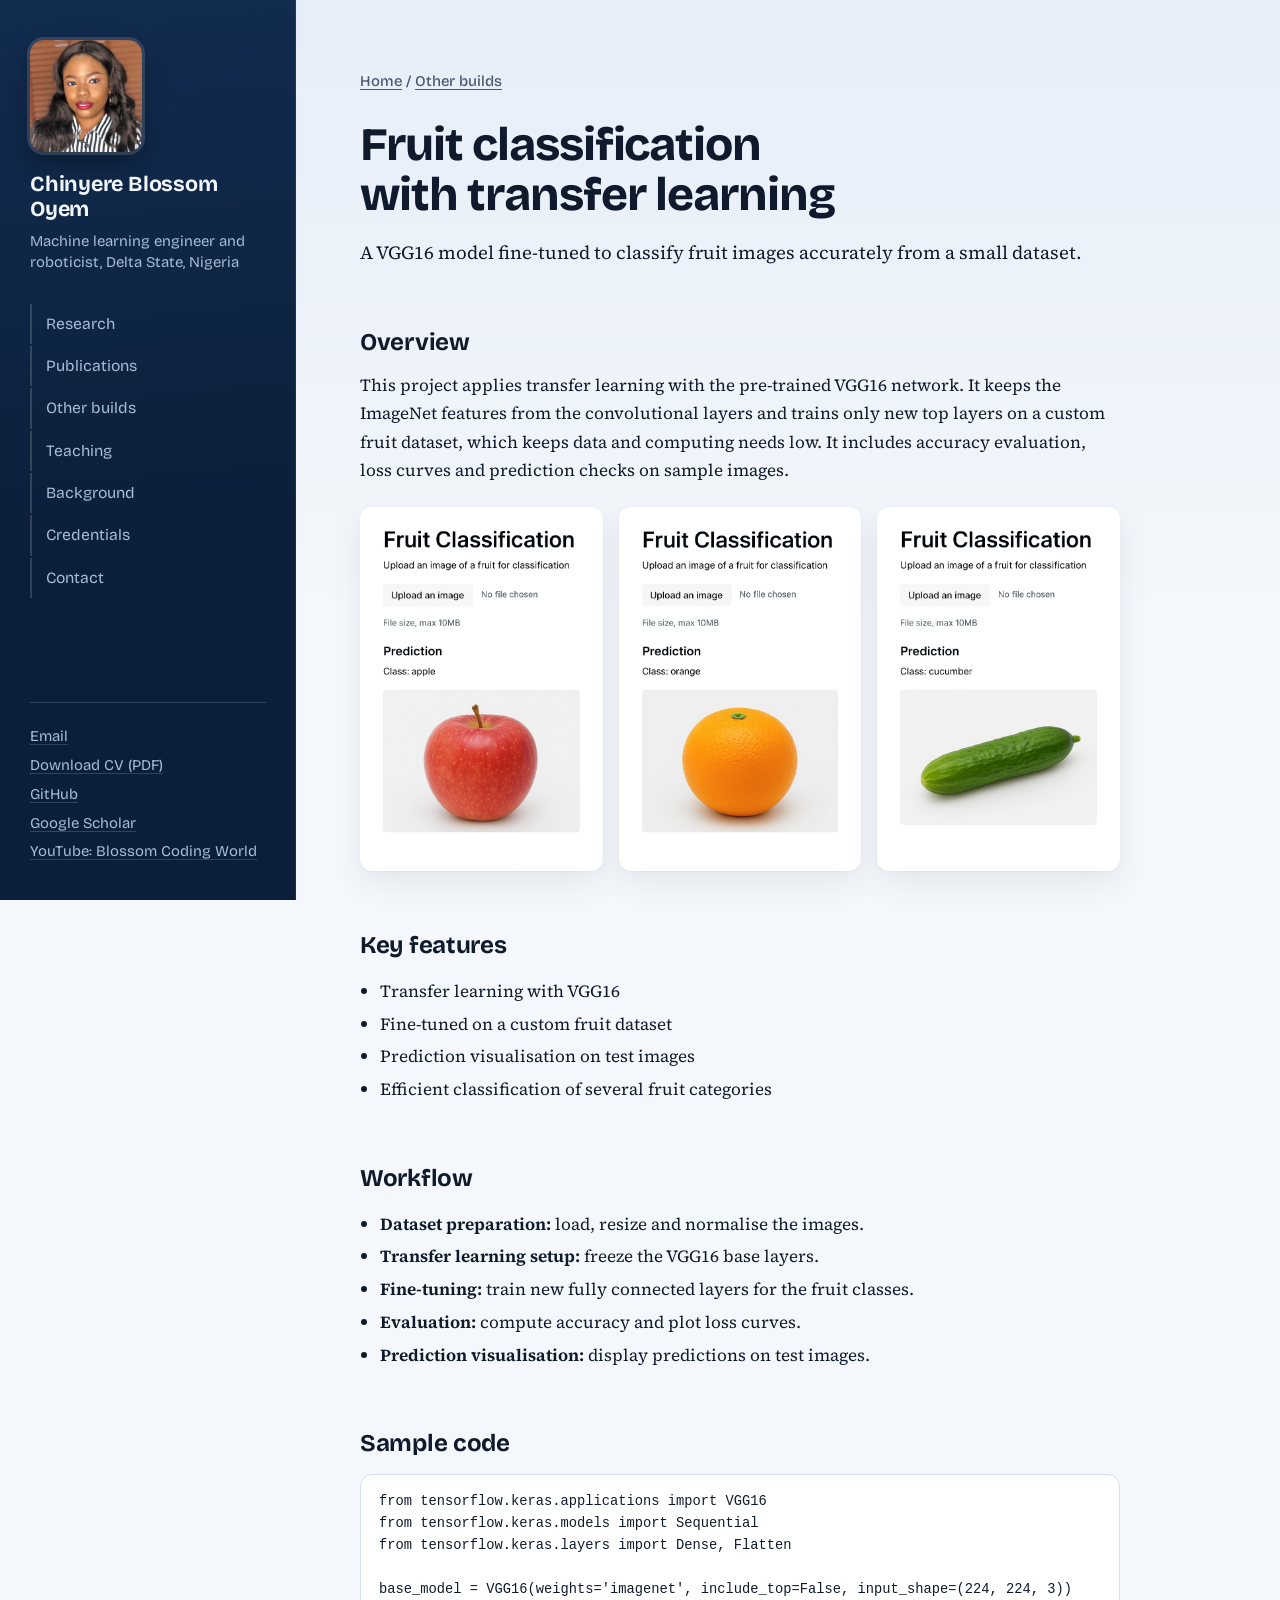
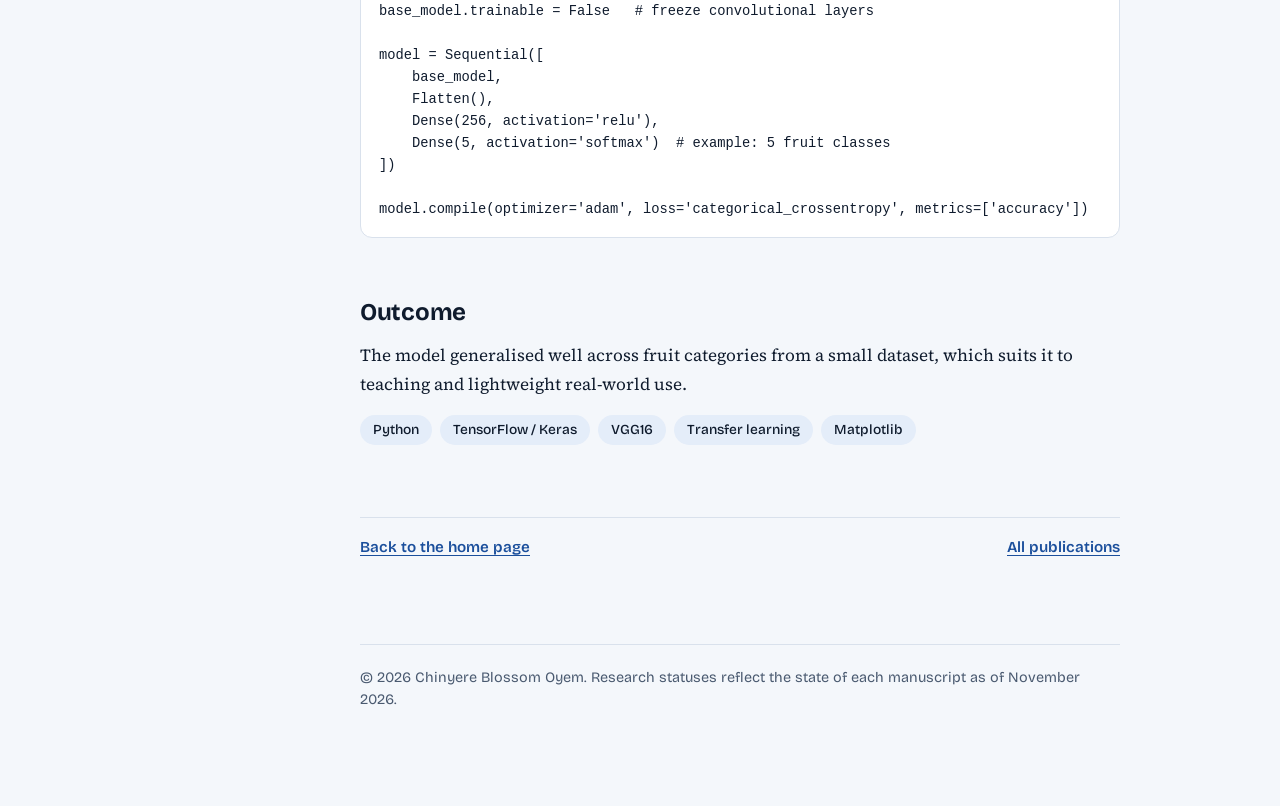
<file: project3.html>
<!doctype html>
<html lang="en">
<head>
<meta charset="utf-8">
<meta name="viewport" content="width=device-width,initial-scale=1">
<title>Fruit classification with transfer learning | Chinyere Blossom Oyem</title>
<meta name="description" content="VGG16 transfer learning for classifying fruit images from a small dataset.">
<link rel="canonical" href="https://blossomchi.github.io/project3.html">
<meta property="og:type" content="website">
<meta property="og:title" content="Fruit classification with transfer learning | Chinyere Blossom Oyem">
<meta property="og:description" content="VGG16 transfer learning for classifying fruit images from a small dataset.">
<meta property="og:url" content="https://blossomchi.github.io/project3.html">
<meta property="og:image" content="https://blossomchi.github.io/img/portrait.jpg">
<meta name="theme-color" content="#0B1F3A" media="(prefers-color-scheme: light)">
<meta name="theme-color" content="#08111F" media="(prefers-color-scheme: dark)">
<link rel="icon" href="blossom.ico">
<link rel="preload" href="fonts/bricolage-grotesque-latin-wght-normal.woff2" as="font" type="font/woff2" crossorigin>
<link rel="preload" href="fonts/source-serif-4-latin-wght-normal.woff2" as="font" type="font/woff2" crossorigin>
<link rel="stylesheet" href="style.css">

</head>
<body>
<a class="skip" href="#main">Skip to content</a>
<div class="shell">
  <aside class="rail">
    <a class="id" href="index.html">
      <img src="img/portrait.jpg" alt="Portrait of Chinyere Blossom Oyem" width="108" height="108">
      <strong>Chinyere Blossom Oyem</strong>
      <span>Machine learning engineer and roboticist, Delta State, Nigeria</span>
    </a>
    <button class="menu-btn" type="button" aria-expanded="false" aria-controls="nav">Menu</button>
    <nav class="nav" id="nav" aria-label="Sections">
      <a href="index.html#research">Research</a>
      <a href="index.html#publications">Publications</a>
      <a href="index.html#builds">Other builds</a>
      <a href="index.html#teaching">Teaching</a>
      <a href="index.html#background">Background</a>
      <a href="index.html#credentials">Credentials</a>
      <a href="index.html#contact">Contact</a>
    </nav>
    <ul class="rail-links">
      <li><a href="mailto:chiblossoyem@gmail.com">Email</a></li>
      <li><a href="Chinyere_Blossom_Oyem_CV.pdf">Download CV (PDF)</a></li>
      <li><a href="https://github.com/blossomchi" rel="noopener">GitHub</a></li>
      <li><a href="https://scholar.google.com/citations?user=uftesUcAAAAJ&hl=en" rel="noopener">Google Scholar</a></li>
      <li><a href="https://www.youtube.com/@BlossomCodingWorld" rel="noopener">YouTube: Blossom Coding World</a></li>
    </ul>
  </aside>
  <main class="main" id="main">

    <div class="wrap article">
      <p class="crumb"><a href="index.html">Home</a> / <a href="index.html#builds">Other builds</a></p>
      <header class="pagehead">
        <h1>Fruit classification with transfer learning</h1>
        
        <p class="dek">A VGG16 model fine-tuned to classify fruit images accurately from a small dataset.</p>
      </header>

      <h2>Overview</h2>
      <p>This project applies transfer learning with the pre-trained VGG16 network. It keeps the ImageNet features from the convolutional layers and trains only new top layers on a custom fruit dataset, which keeps data and computing needs low. It includes accuracy evaluation, loss curves and prediction checks on sample images.</p>
      <div class="gallery tall">
        <figure><img src="img/fruit1.jpg" alt="Fruit classification demo predicting an apple" loading="lazy"></figure>
        <figure><img src="img/fruit2.jpg" alt="Fruit classification demo predicting an orange" loading="lazy"></figure>
        <figure><img src="img/fruit3.jpg" alt="Fruit classification demo predicting a cucumber" loading="lazy"></figure>
      </div>
      <h2>Key features</h2>
      <ul>
        <li>Transfer learning with VGG16</li>
        <li>Fine-tuned on a custom fruit dataset</li>
        <li>Prediction visualisation on test images</li>
        <li>Efficient classification of several fruit categories</li>
      </ul>
      <h2>Workflow</h2>
      <ul>
        <li><strong>Dataset preparation:</strong> load, resize and normalise the images.</li>
        <li><strong>Transfer learning setup:</strong> freeze the VGG16 base layers.</li>
        <li><strong>Fine-tuning:</strong> train new fully connected layers for the fruit classes.</li>
        <li><strong>Evaluation:</strong> compute accuracy and plot loss curves.</li>
        <li><strong>Prediction visualisation:</strong> display predictions on test images.</li>
      </ul>
      <h2>Sample code</h2>
<pre>from tensorflow.keras.applications import VGG16
from tensorflow.keras.models import Sequential
from tensorflow.keras.layers import Dense, Flatten

base_model = VGG16(weights='imagenet', include_top=False, input_shape=(224, 224, 3))
base_model.trainable = False   # freeze convolutional layers

model = Sequential([
    base_model,
    Flatten(),
    Dense(256, activation='relu'),
    Dense(5, activation='softmax')  # example: 5 fruit classes
])

model.compile(optimizer='adam', loss='categorical_crossentropy', metrics=['accuracy'])</pre>
      <h2>Outcome</h2>
      <p>The model generalised well across fruit categories from a small dataset, which suits it to teaching and lightweight real-world use.</p>
      <ul class="tags"><li>Python</li><li>TensorFlow / Keras</li><li>VGG16</li><li>Transfer learning</li><li>Matplotlib</li></ul>
      <div class="pager"><a href="index.html#research">Back to the home page</a><a href="index.html#publications">All publications</a></div>
    </div>

    <footer class="foot wrap">&copy; <span data-year>2026</span> Chinyere Blossom Oyem. Research statuses reflect the state of each manuscript as of November 2026.</footer>
  </main>
</div>
<script src="site.js" defer></script>
</body>
</html>
</file>
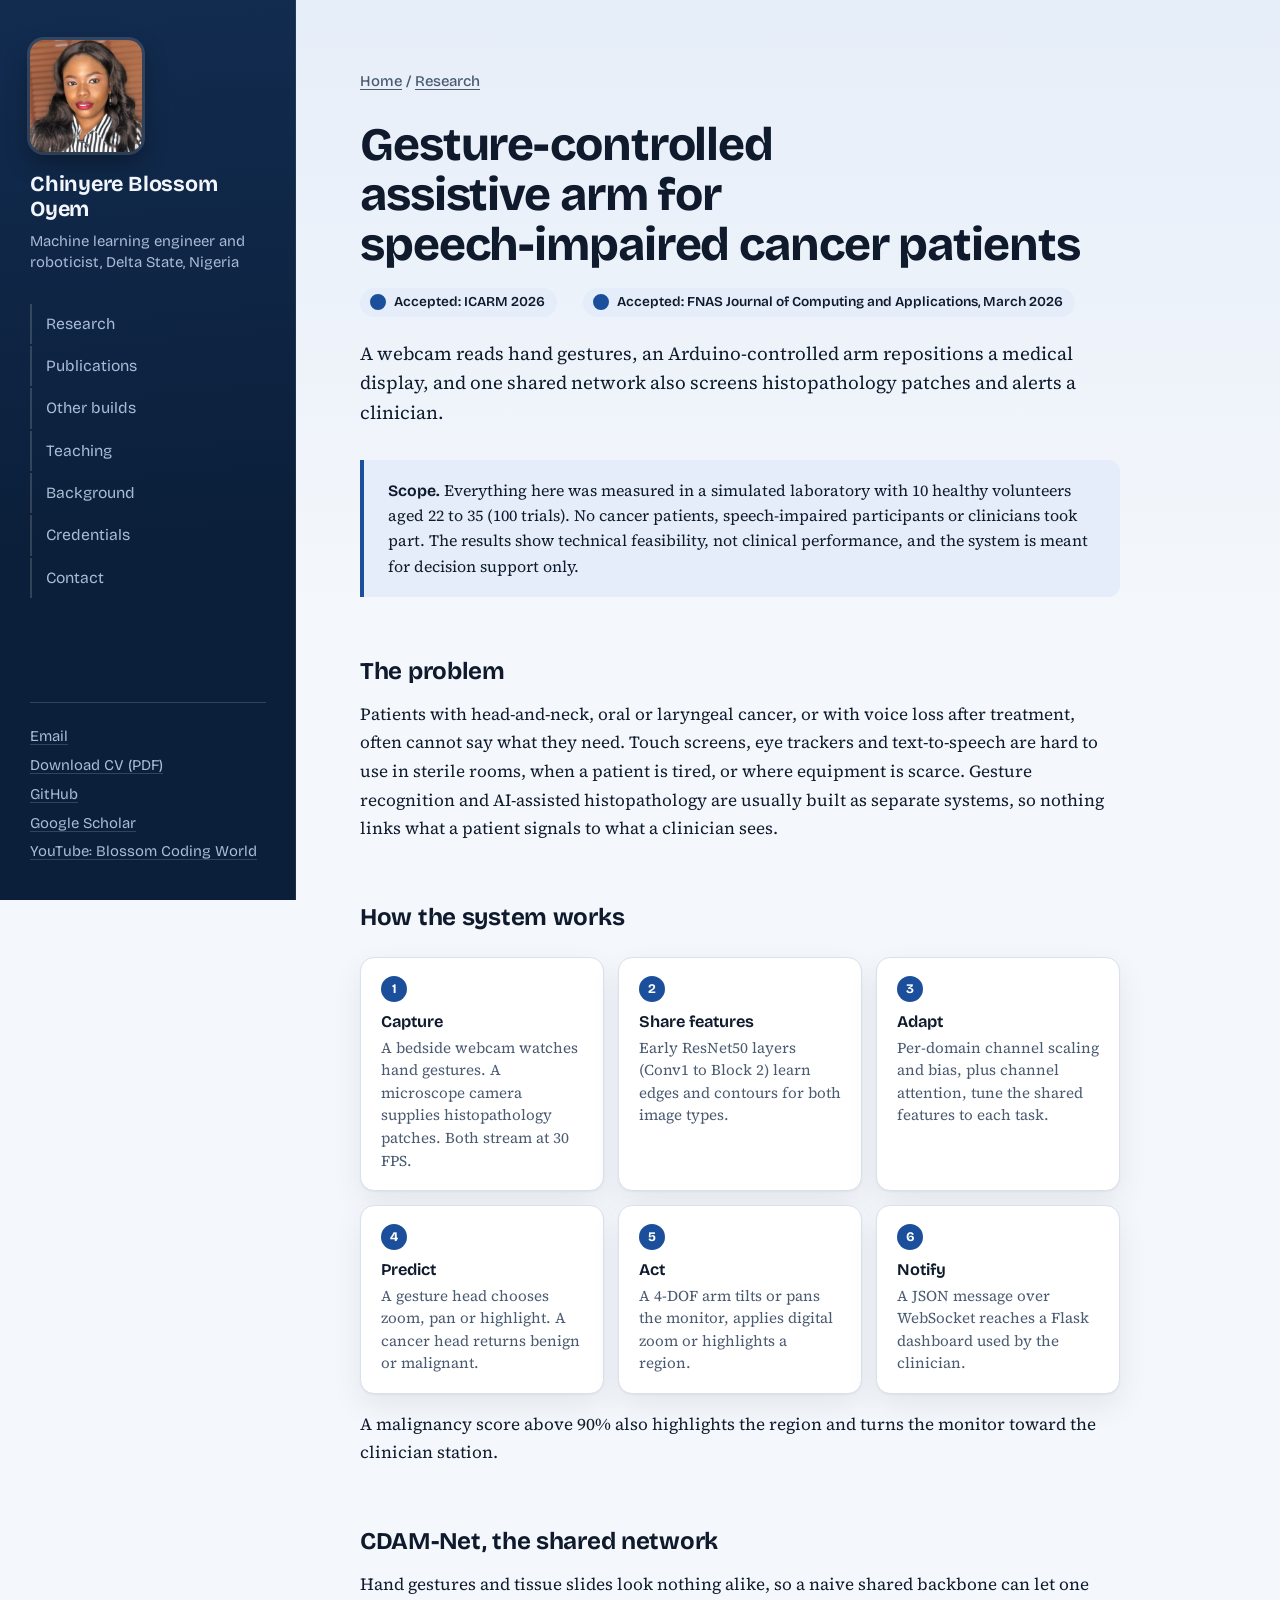
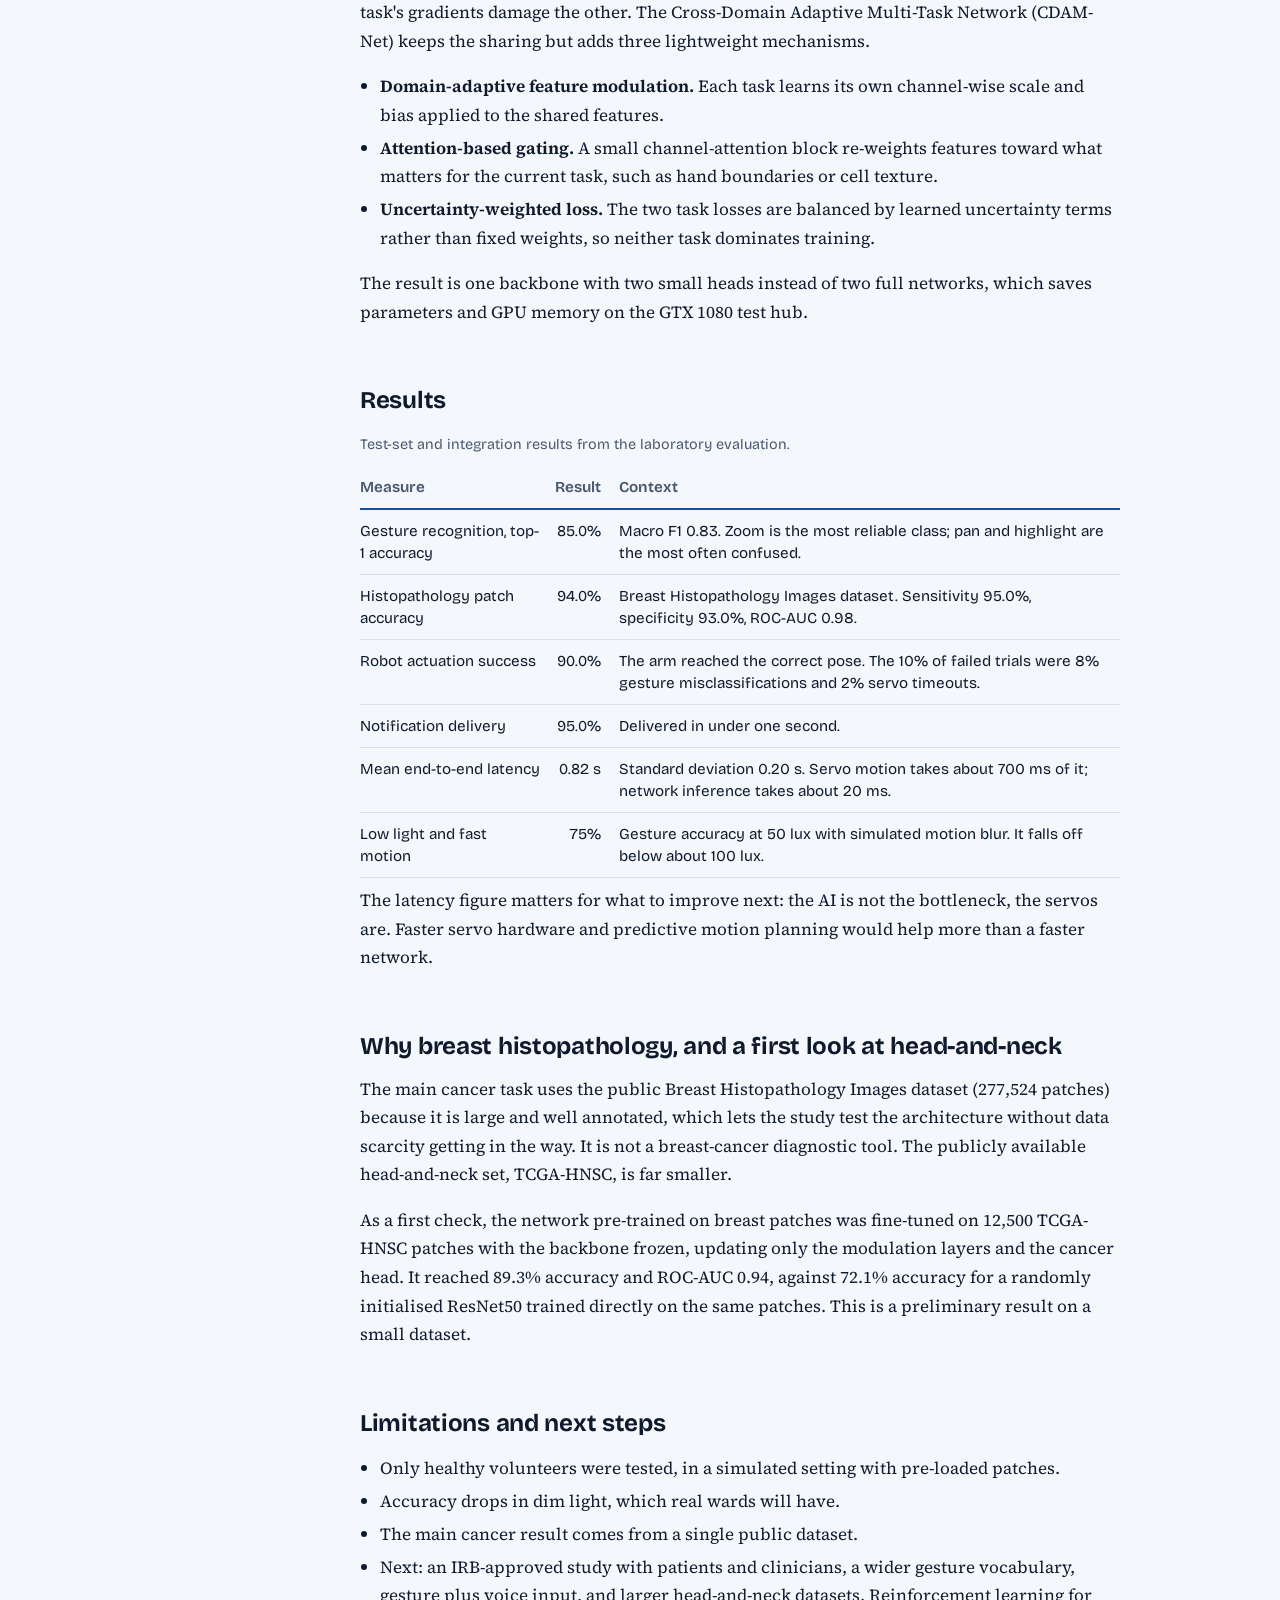
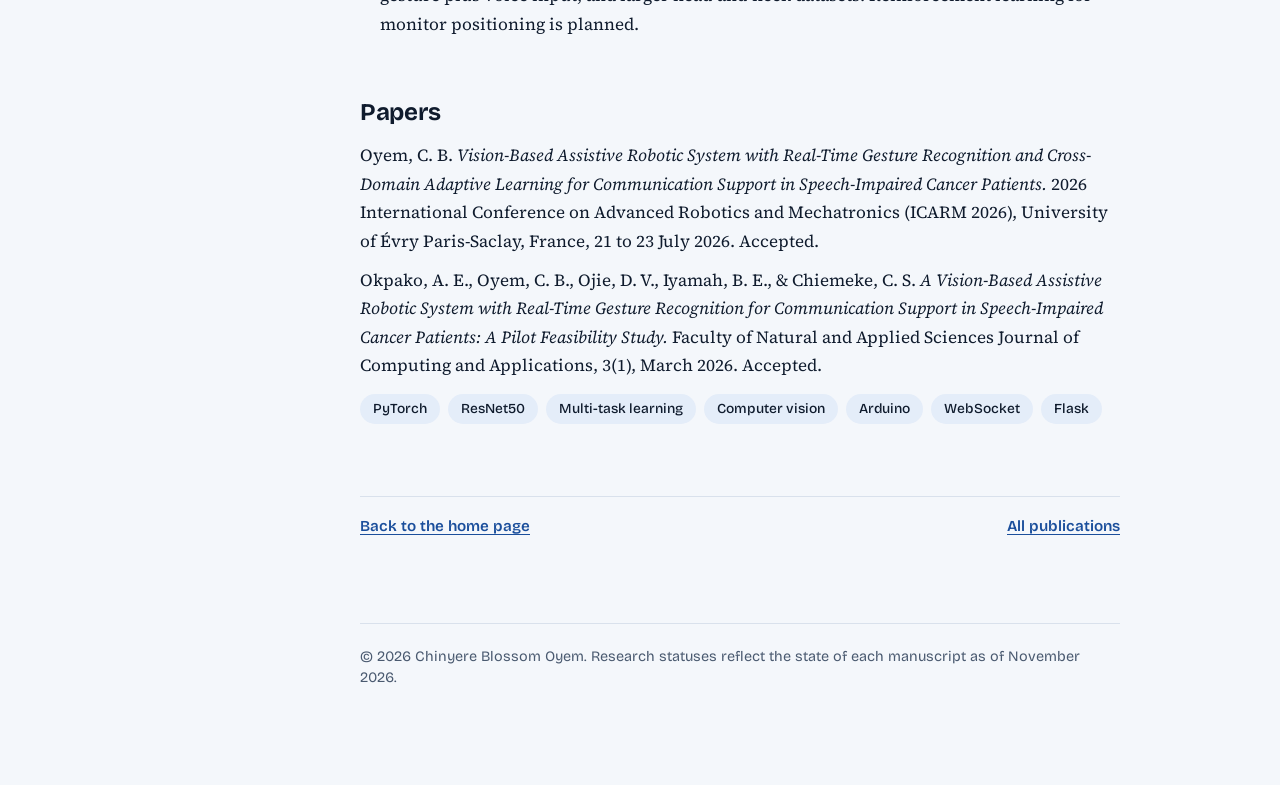
<file: project4.html>
<!doctype html>
<html lang="en">
<head>
<meta charset="utf-8">
<meta name="viewport" content="width=device-width,initial-scale=1">
<title>Gesture-controlled assistive arm for speech-impaired cancer patients | Chinyere Blossom Oyem</title>
<meta name="description" content="Vision-based gesture recognition and histopathology analysis in one adaptive network (CDAM-Net), driving an Arduino robotic arm. Accepted at ICARM 2026.">
<link rel="canonical" href="https://blossomchi.github.io/project4.html">
<meta property="og:type" content="website">
<meta property="og:title" content="Gesture-controlled assistive arm for speech-impaired cancer patients | Chinyere Blossom Oyem">
<meta property="og:description" content="Vision-based gesture recognition and histopathology analysis in one adaptive network (CDAM-Net), driving an Arduino robotic arm. Accepted at ICARM 2026.">
<meta property="og:url" content="https://blossomchi.github.io/project4.html">
<meta property="og:image" content="https://blossomchi.github.io/img/portrait.jpg">
<meta name="theme-color" content="#0B1F3A" media="(prefers-color-scheme: light)">
<meta name="theme-color" content="#08111F" media="(prefers-color-scheme: dark)">
<link rel="icon" href="blossom.ico">
<link rel="preload" href="fonts/bricolage-grotesque-latin-wght-normal.woff2" as="font" type="font/woff2" crossorigin>
<link rel="preload" href="fonts/source-serif-4-latin-wght-normal.woff2" as="font" type="font/woff2" crossorigin>
<link rel="stylesheet" href="style.css">

</head>
<body>
<a class="skip" href="#main">Skip to content</a>
<div class="shell">
  <aside class="rail">
    <a class="id" href="index.html">
      <img src="img/portrait.jpg" alt="Portrait of Chinyere Blossom Oyem" width="108" height="108">
      <strong>Chinyere Blossom Oyem</strong>
      <span>Machine learning engineer and roboticist, Delta State, Nigeria</span>
    </a>
    <button class="menu-btn" type="button" aria-expanded="false" aria-controls="nav">Menu</button>
    <nav class="nav" id="nav" aria-label="Sections">
      <a href="index.html#research">Research</a>
      <a href="index.html#publications">Publications</a>
      <a href="index.html#builds">Other builds</a>
      <a href="index.html#teaching">Teaching</a>
      <a href="index.html#background">Background</a>
      <a href="index.html#credentials">Credentials</a>
      <a href="index.html#contact">Contact</a>
    </nav>
    <ul class="rail-links">
      <li><a href="mailto:chiblossoyem@gmail.com">Email</a></li>
      <li><a href="Chinyere_Blossom_Oyem_CV.pdf">Download CV (PDF)</a></li>
      <li><a href="https://github.com/blossomchi" rel="noopener">GitHub</a></li>
      <li><a href="https://scholar.google.com/citations?user=uftesUcAAAAJ&hl=en" rel="noopener">Google Scholar</a></li>
      <li><a href="https://www.youtube.com/@BlossomCodingWorld" rel="noopener">YouTube: Blossom Coding World</a></li>
    </ul>
  </aside>
  <main class="main" id="main">

    <div class="wrap article">
      <p class="crumb"><a href="index.html">Home</a> / <a href="index.html#research">Research</a></p>
      <header class="pagehead">
        <h1>Gesture-controlled assistive arm for <span class="nb">speech-impaired</span> cancer patients</h1>
        <div class="status-row"><span class="status accepted">Accepted: ICARM 2026</span><span class="status accepted">Accepted: FNAS Journal of Computing and Applications, March 2026</span></div>
        <p class="dek">A webcam reads hand gestures, an Arduino-controlled arm repositions a medical display, and one shared network also screens histopathology patches and alerts a clinician.</p>
      </header>

      <div class="note"><p><strong>Scope.</strong> Everything here was measured in a simulated laboratory with 10 healthy volunteers aged 22 to 35 (100 trials). No cancer patients, speech-impaired participants or clinicians took part. The results show technical feasibility, not clinical performance, and the system is meant for decision support only.</p></div>

      <h2>The problem</h2>
      <p>Patients with head-and-neck, oral or laryngeal cancer, or with voice loss after treatment, often cannot say what they need. Touch screens, eye trackers and text-to-speech are hard to use in sterile rooms, when a patient is tired, or where equipment is scarce. Gesture recognition and AI-assisted histopathology are usually built as separate systems, so nothing links what a patient signals to what a clinician sees.</p>

      <h2>How the system works</h2>
      <ol class="flow">
        <li><strong>Capture</strong><span>A bedside webcam watches hand gestures. A microscope camera supplies histopathology patches. Both stream at 30 FPS.</span></li>
        <li><strong>Share features</strong><span>Early ResNet50 layers (Conv1 to Block 2) learn edges and contours for both image types.</span></li>
        <li><strong>Adapt</strong><span>Per-domain channel scaling and bias, plus channel attention, tune the shared features to each task.</span></li>
        <li><strong>Predict</strong><span>A gesture head chooses zoom, pan or highlight. A cancer head returns benign or malignant.</span></li>
        <li><strong>Act</strong><span>A 4-DOF arm tilts or pans the monitor, applies digital zoom or highlights a region.</span></li>
        <li><strong>Notify</strong><span>A JSON message over WebSocket reaches a Flask dashboard used by the clinician.</span></li>
      </ol>
      <p style="margin-top:16px">A malignancy score above 90% also highlights the region and turns the monitor toward the clinician station.</p>

      <h2>CDAM-Net, the shared network</h2>
      <p>Hand gestures and tissue slides look nothing alike, so a naive shared backbone can let one task's gradients damage the other. The Cross-Domain Adaptive Multi-Task Network (CDAM-Net) keeps the sharing but adds three lightweight mechanisms.</p>
      <ul>
        <li><strong>Domain-adaptive feature modulation.</strong> Each task learns its own channel-wise scale and bias applied to the shared features.</li>
        <li><strong>Attention-based gating.</strong> A small channel-attention block re-weights features toward what matters for the current task, such as hand boundaries or cell texture.</li>
        <li><strong>Uncertainty-weighted loss.</strong> The two task losses are balanced by learned uncertainty terms rather than fixed weights, so neither task dominates training.</li>
      </ul>
      <p>The result is one backbone with two small heads instead of two full networks, which saves parameters and GPU memory on the GTX 1080 test hub.</p>

      <h2>Results</h2>
      <div class="tablewrap">
        <table class="data">
          <caption>Test-set and integration results from the laboratory evaluation.</caption>
          <thead><tr><th>Measure</th><th class="num">Result</th><th>Context</th></tr></thead>
          <tbody>
            <tr><td>Gesture recognition, top-1 accuracy</td><td class="num">85.0%</td><td>Macro F1 0.83. Zoom is the most reliable class; pan and highlight are the most often confused.</td></tr>
            <tr><td>Histopathology patch accuracy</td><td class="num">94.0%</td><td>Breast Histopathology Images dataset. Sensitivity 95.0%, specificity 93.0%, ROC-AUC 0.98.</td></tr>
            <tr><td>Robot actuation success</td><td class="num">90.0%</td><td>The arm reached the correct pose. The 10% of failed trials were 8% gesture misclassifications and 2% servo timeouts.</td></tr>
            <tr><td>Notification delivery</td><td class="num">95.0%</td><td>Delivered in under one second.</td></tr>
            <tr><td>Mean end-to-end latency</td><td class="num">0.82 s</td><td>Standard deviation 0.20 s. Servo motion takes about 700 ms of it; network inference takes about 20 ms.</td></tr>
            <tr><td>Low light and fast motion</td><td class="num">75%</td><td>Gesture accuracy at 50 lux with simulated motion blur. It falls off below about 100 lux.</td></tr>
          </tbody>
        </table>
      </div>
      <p>The latency figure matters for what to improve next: the AI is not the bottleneck, the servos are. Faster servo hardware and predictive motion planning would help more than a faster network.</p>

      <h2>Why breast histopathology, and a first look at head-and-neck</h2>
      <p>The main cancer task uses the public Breast Histopathology Images dataset (277,524 patches) because it is large and well annotated, which lets the study test the architecture without data scarcity getting in the way. It is not a breast-cancer diagnostic tool. The publicly available head-and-neck set, TCGA-HNSC, is far smaller.</p>
      <p>As a first check, the network pre-trained on breast patches was fine-tuned on 12,500 TCGA-HNSC patches with the backbone frozen, updating only the modulation layers and the cancer head. It reached 89.3% accuracy and ROC-AUC 0.94, against 72.1% accuracy for a randomly initialised ResNet50 trained directly on the same patches. This is a preliminary result on a small dataset.</p>

      <h2>Limitations and next steps</h2>
      <ul>
        <li>Only healthy volunteers were tested, in a simulated setting with pre-loaded patches.</li>
        <li>Accuracy drops in dim light, which real wards will have.</li>
        <li>The main cancer result comes from a single public dataset.</li>
        <li>Next: an IRB-approved study with patients and clinicians, a wider gesture vocabulary, gesture plus voice input, and larger head-and-neck datasets. Reinforcement learning for monitor positioning is planned.</li>
      </ul>

      <h2>Papers</h2>
      <ul class="related">
        <li>Oyem, C. B. <em>Vision-Based Assistive Robotic System with Real-Time Gesture Recognition and Cross-Domain Adaptive Learning for Communication Support in Speech-Impaired Cancer Patients.</em> 2026 International Conference on Advanced Robotics and Mechatronics (ICARM 2026), University of Évry Paris-Saclay, France, 21 to 23 July 2026. Accepted.</li>
        <li>Okpako, A. E., Oyem, C. B., Ojie, D. V., Iyamah, B. E., &amp; Chiemeke, C. S. <em>A Vision-Based Assistive Robotic System with Real-Time Gesture Recognition for Communication Support in Speech-Impaired Cancer Patients: A Pilot Feasibility Study.</em> Faculty of Natural and Applied Sciences Journal of Computing and Applications, 3(1), March 2026. Accepted.</li>
      </ul>
      <ul class="tags"><li>PyTorch</li><li>ResNet50</li><li>Multi-task learning</li><li>Computer vision</li><li>Arduino</li><li>WebSocket</li><li>Flask</li></ul>
      <div class="pager"><a href="index.html#research">Back to the home page</a><a href="index.html#publications">All publications</a></div>
    </div>

    <footer class="foot wrap">&copy; <span data-year>2026</span> Chinyere Blossom Oyem. Research statuses reflect the state of each manuscript as of November 2026.</footer>
  </main>
</div>
<script src="site.js" defer></script>
</body>
</html>
</file>
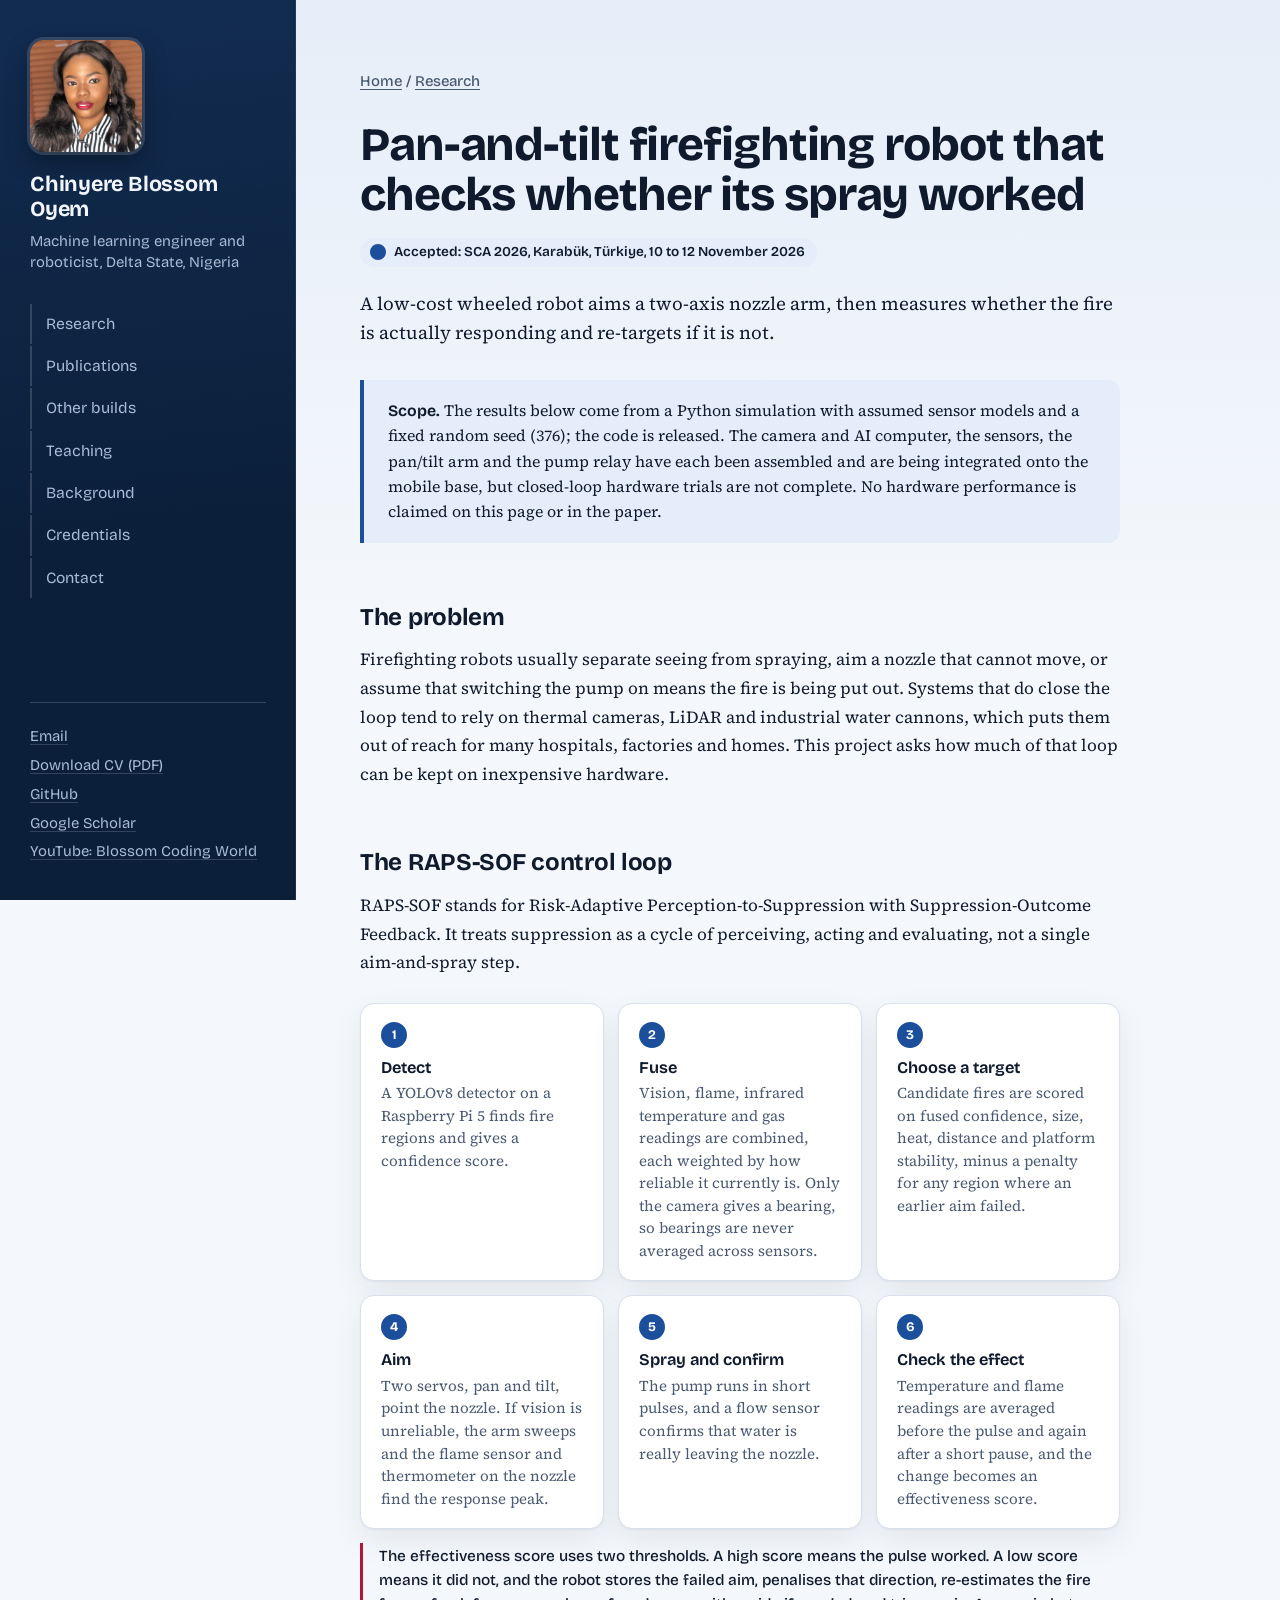
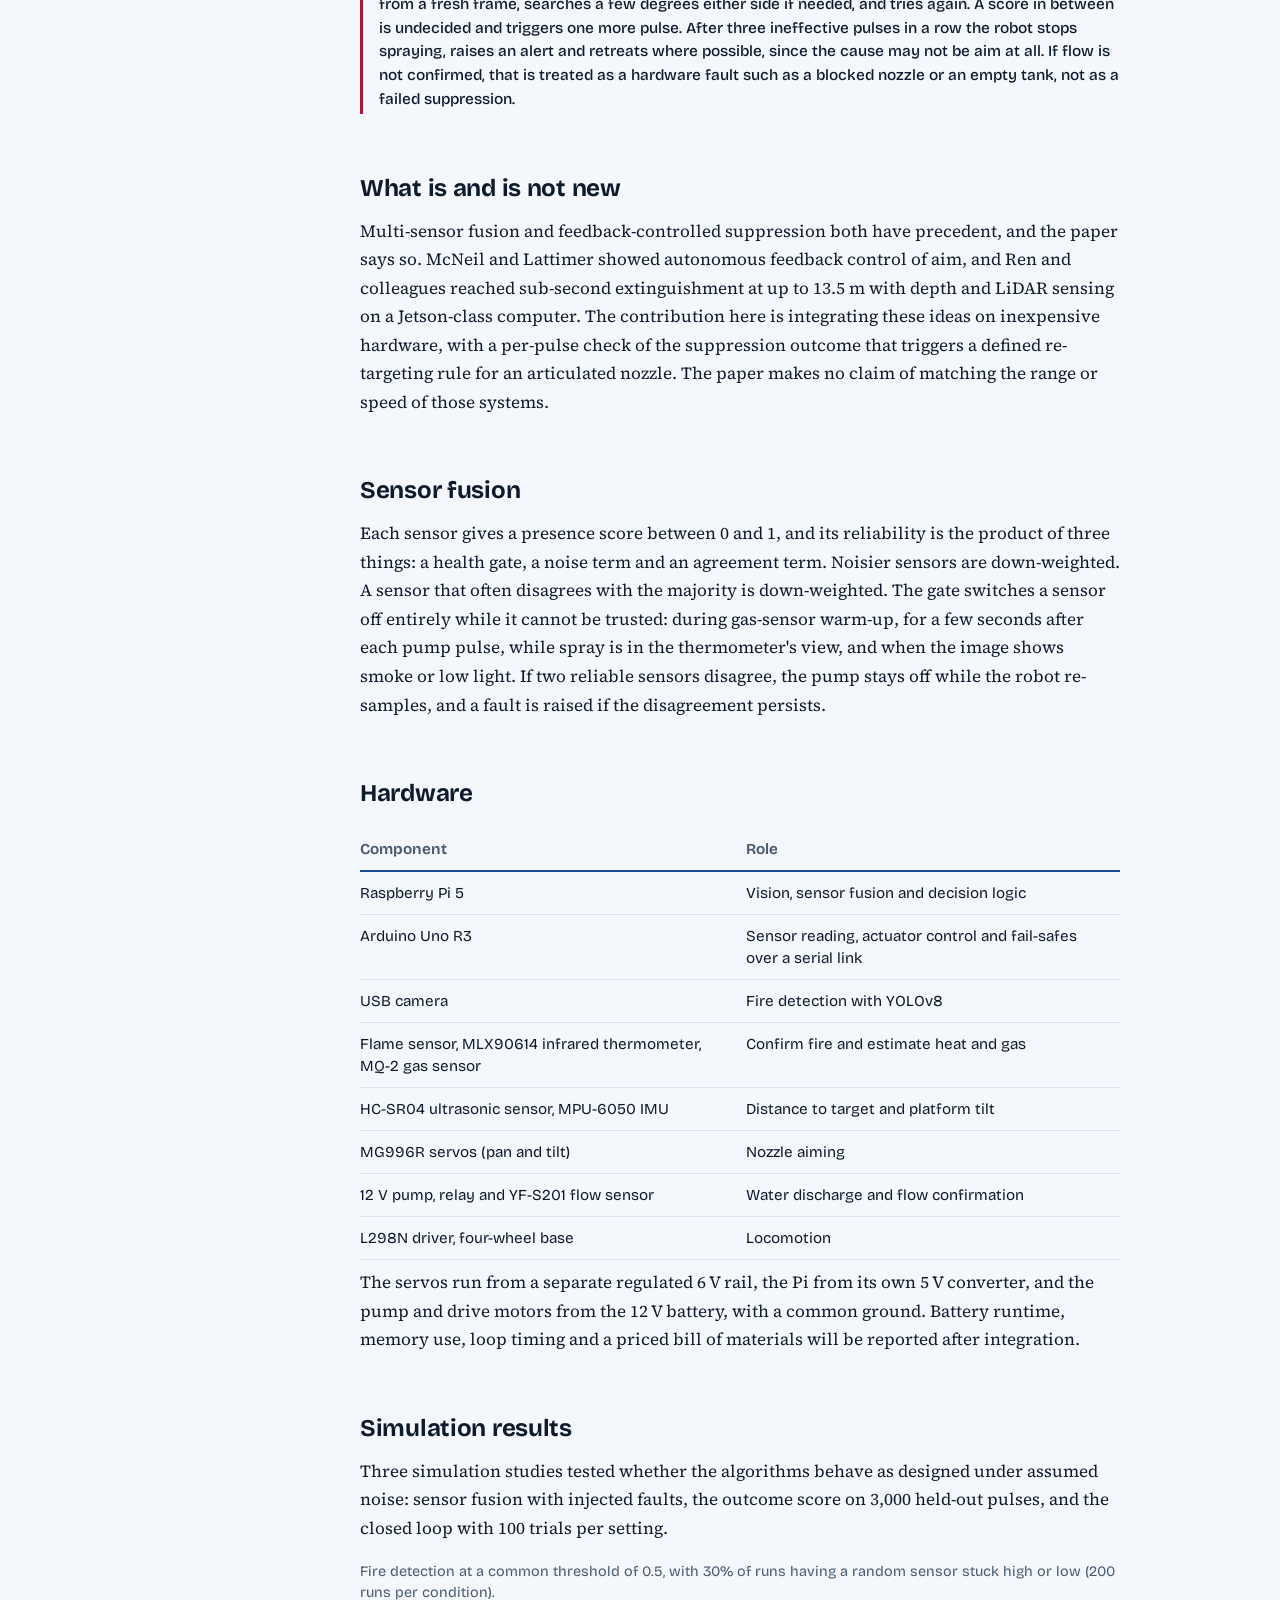
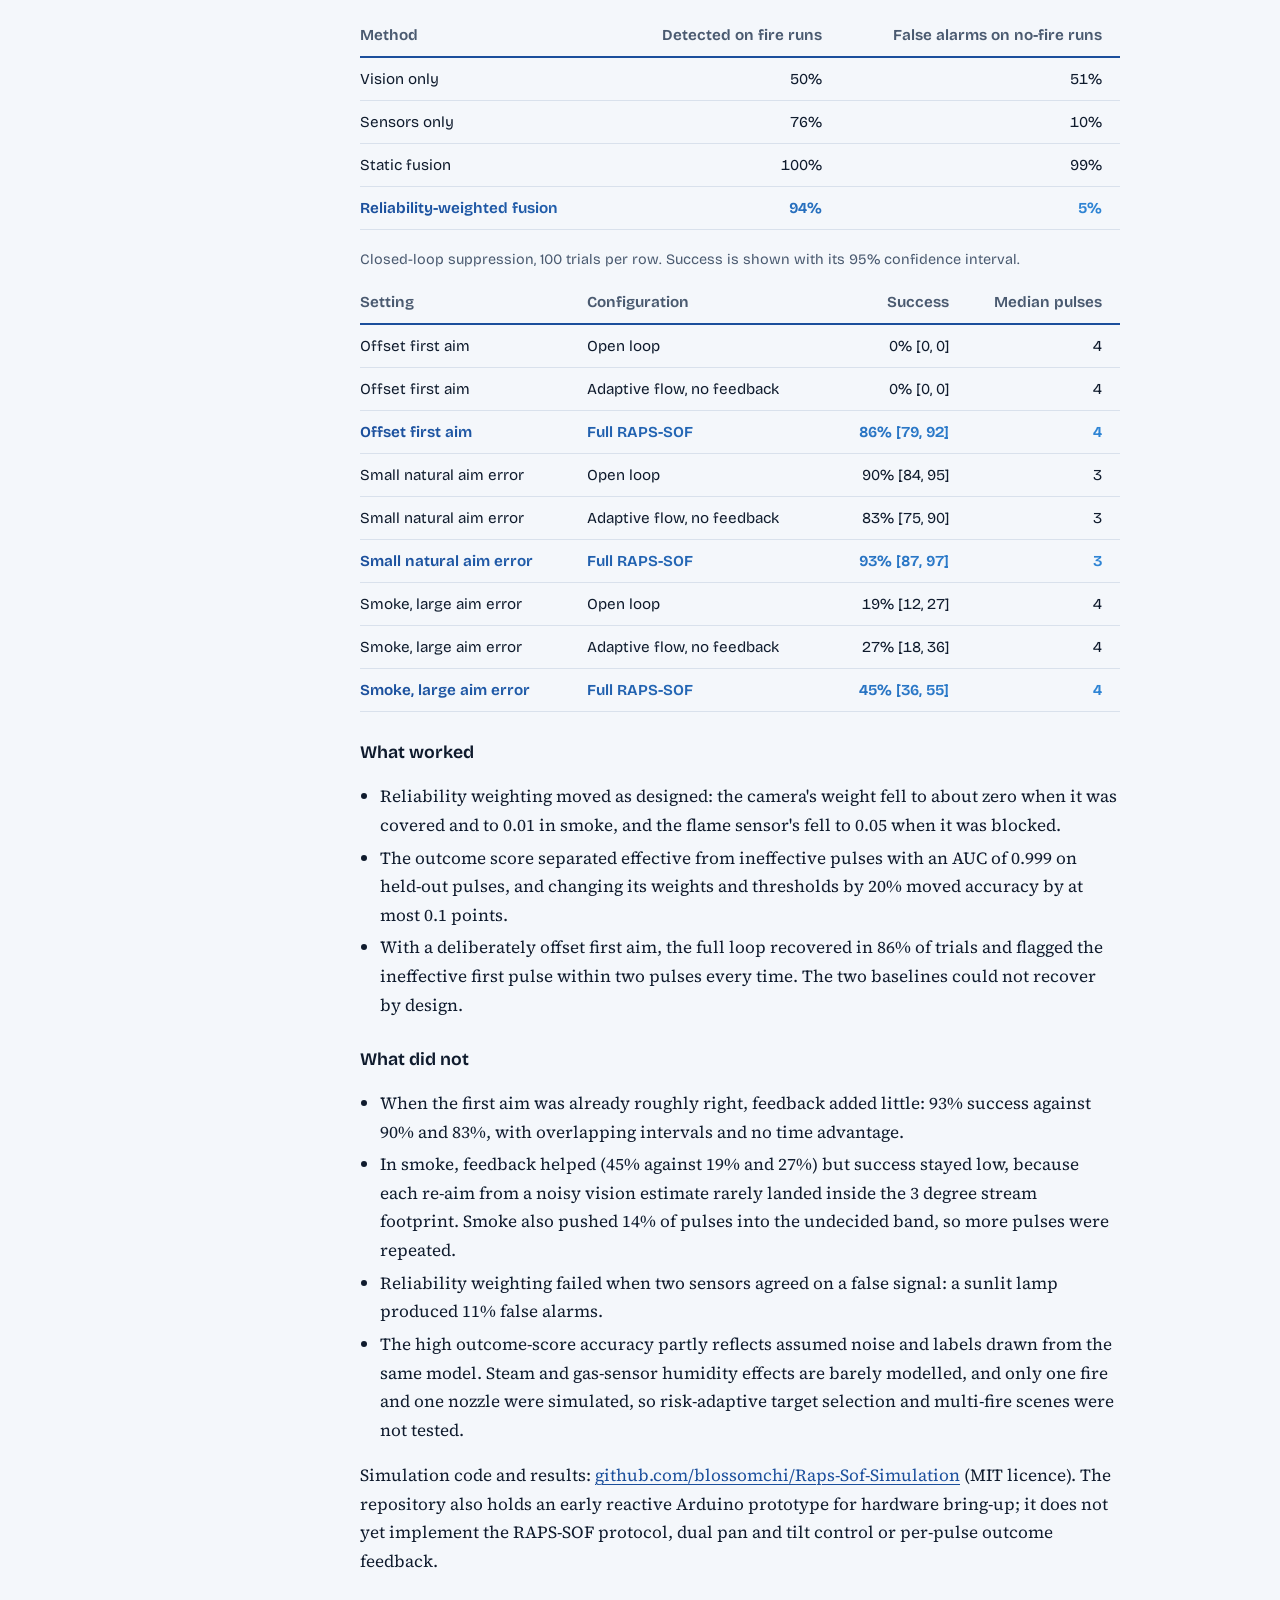
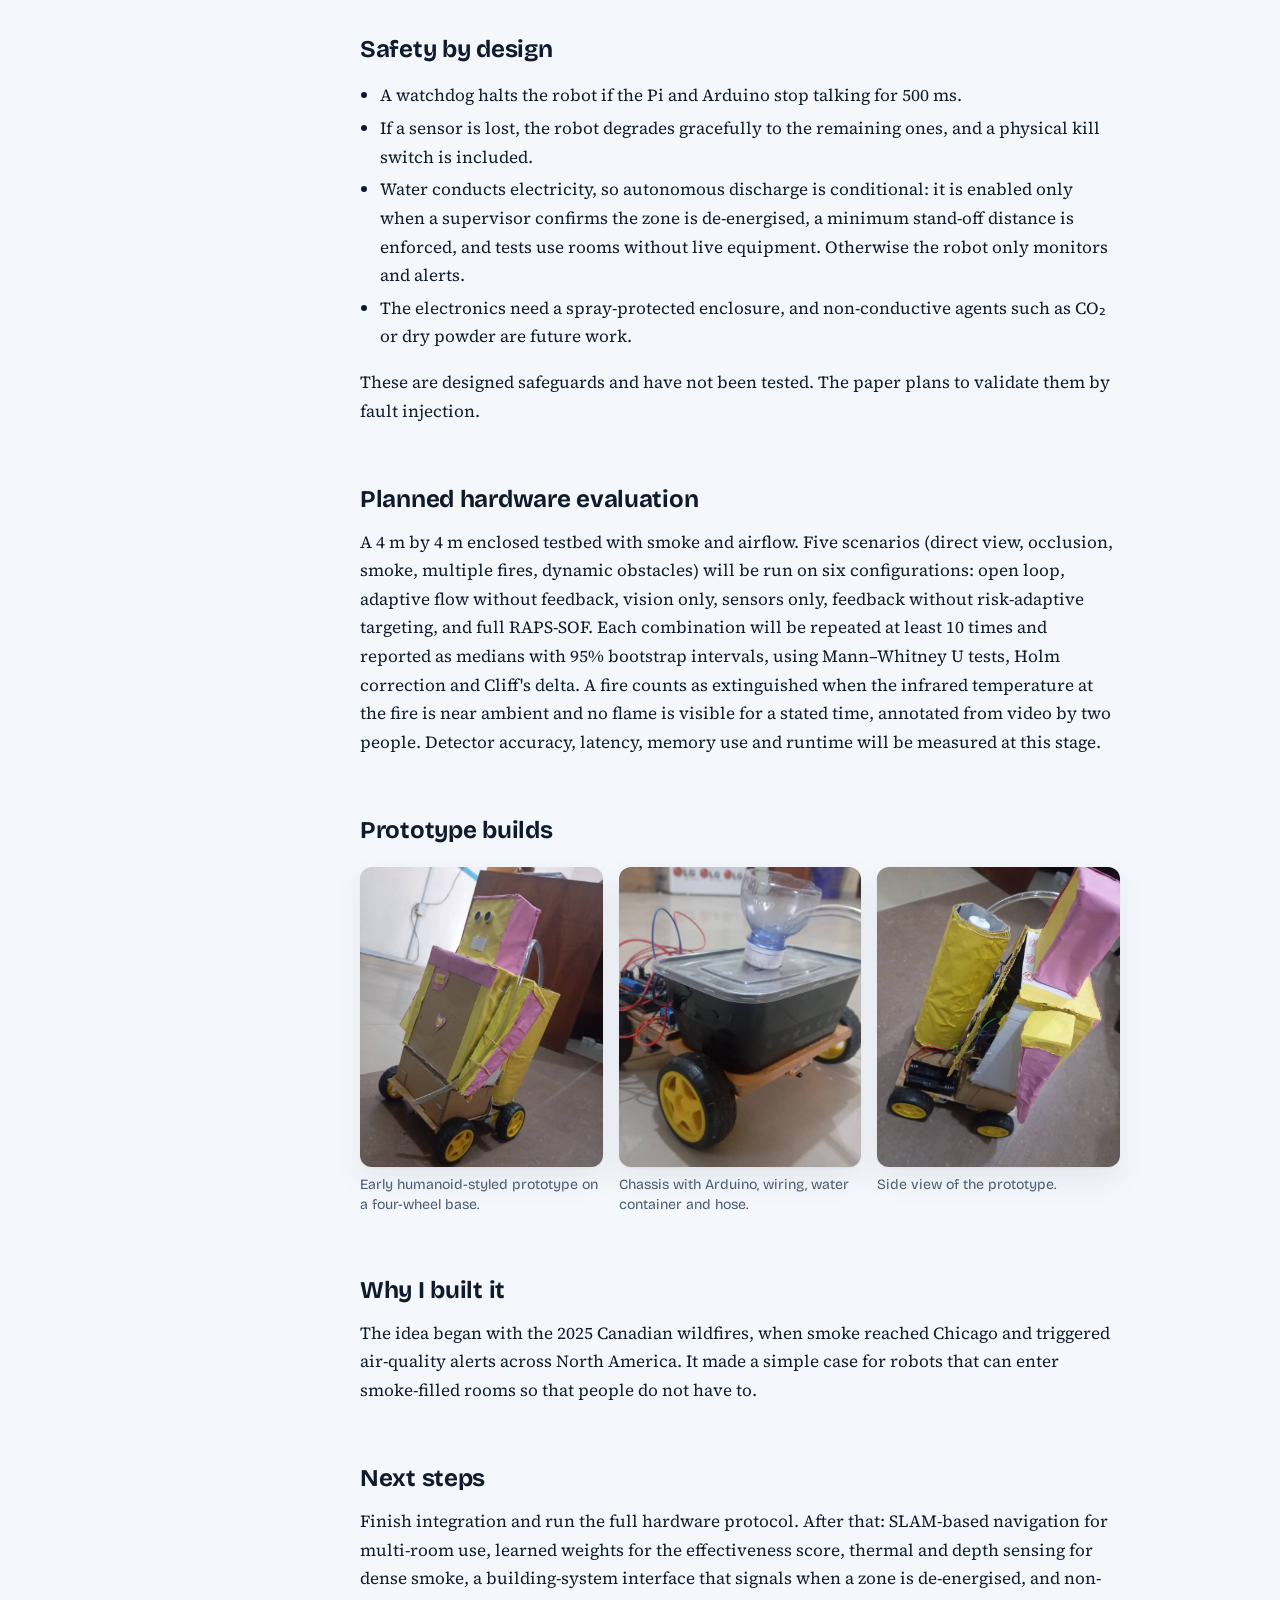
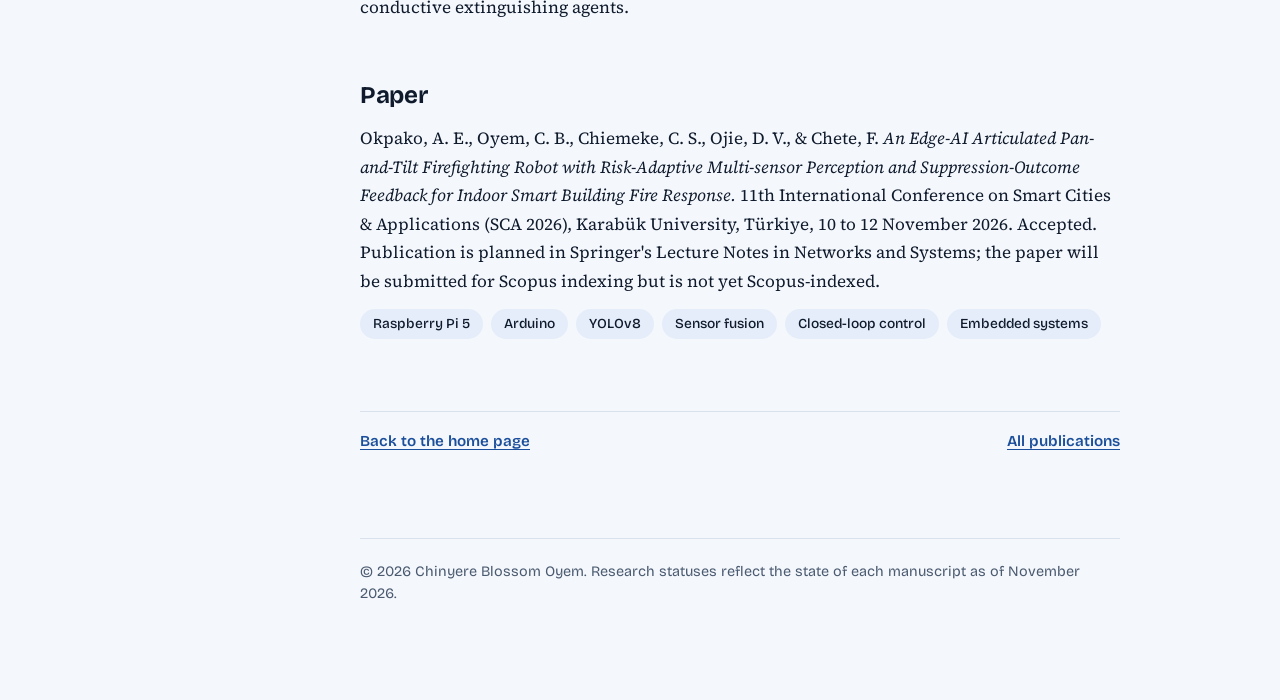
<file: project5.html>
<!doctype html>
<html lang="en">
<head>
<meta charset="utf-8">
<meta name="viewport" content="width=device-width,initial-scale=1">
<title>Pan-and-tilt firefighting robot with suppression-outcome feedback | Chinyere Blossom Oyem</title>
<meta name="description" content="A low-cost firefighting robot that checks whether its own spray worked and re-aims if not. Accepted at SCA 2026.">
<link rel="canonical" href="https://blossomchi.github.io/project5.html">
<meta property="og:type" content="website">
<meta property="og:title" content="Pan-and-tilt firefighting robot with suppression-outcome feedback | Chinyere Blossom Oyem">
<meta property="og:description" content="A low-cost firefighting robot that checks whether its own spray worked and re-aims if not. Accepted at SCA 2026.">
<meta property="og:url" content="https://blossomchi.github.io/project5.html">
<meta property="og:image" content="https://blossomchi.github.io/img/portrait.jpg">
<meta name="theme-color" content="#0B1F3A" media="(prefers-color-scheme: light)">
<meta name="theme-color" content="#08111F" media="(prefers-color-scheme: dark)">
<link rel="icon" href="blossom.ico">
<link rel="preload" href="fonts/bricolage-grotesque-latin-wght-normal.woff2" as="font" type="font/woff2" crossorigin>
<link rel="preload" href="fonts/source-serif-4-latin-wght-normal.woff2" as="font" type="font/woff2" crossorigin>
<link rel="stylesheet" href="style.css">

</head>
<body>
<a class="skip" href="#main">Skip to content</a>
<div class="shell">
  <aside class="rail">
    <a class="id" href="index.html">
      <img src="img/portrait.jpg" alt="Portrait of Chinyere Blossom Oyem" width="108" height="108">
      <strong>Chinyere Blossom Oyem</strong>
      <span>Machine learning engineer and roboticist, Delta State, Nigeria</span>
    </a>
    <button class="menu-btn" type="button" aria-expanded="false" aria-controls="nav">Menu</button>
    <nav class="nav" id="nav" aria-label="Sections">
      <a href="index.html#research">Research</a>
      <a href="index.html#publications">Publications</a>
      <a href="index.html#builds">Other builds</a>
      <a href="index.html#teaching">Teaching</a>
      <a href="index.html#background">Background</a>
      <a href="index.html#credentials">Credentials</a>
      <a href="index.html#contact">Contact</a>
    </nav>
    <ul class="rail-links">
      <li><a href="mailto:chiblossoyem@gmail.com">Email</a></li>
      <li><a href="Chinyere_Blossom_Oyem_CV.pdf">Download CV (PDF)</a></li>
      <li><a href="https://github.com/blossomchi" rel="noopener">GitHub</a></li>
      <li><a href="https://scholar.google.com/citations?user=uftesUcAAAAJ&hl=en" rel="noopener">Google Scholar</a></li>
      <li><a href="https://www.youtube.com/@BlossomCodingWorld" rel="noopener">YouTube: Blossom Coding World</a></li>
    </ul>
  </aside>
  <main class="main" id="main">

    <div class="wrap article">
      <p class="crumb"><a href="index.html">Home</a> / <a href="index.html#research">Research</a></p>
      <header class="pagehead">
        <h1>Pan-and-tilt firefighting robot that checks whether its spray worked</h1>
        <div class="status-row"><span class="status accepted">Accepted: SCA 2026, Karabük, Türkiye, 10 to 12 November 2026</span></div>
        <p class="dek">A low-cost wheeled robot aims a two-axis nozzle arm, then measures whether the fire is actually responding and re-targets if it is not.</p>
      </header>

      <div class="note"><p><strong>Scope.</strong> The results below come from a Python simulation with assumed sensor models and a fixed random seed (376); the code is released. The camera and AI computer, the sensors, the pan/tilt arm and the pump relay have each been assembled and are being integrated onto the mobile base, but closed-loop hardware trials are not complete. No hardware performance is claimed on this page or in the paper.</p></div>

      <h2>The problem</h2>
      <p>Firefighting robots usually separate seeing from spraying, aim a nozzle that cannot move, or assume that switching the pump on means the fire is being put out. Systems that do close the loop tend to rely on thermal cameras, LiDAR and industrial water cannons, which puts them out of reach for many hospitals, factories and homes. This project asks how much of that loop can be kept on inexpensive hardware.</p>

      <h2>The RAPS-SOF control loop</h2>
      <p>RAPS-SOF stands for Risk-Adaptive Perception-to-Suppression with Suppression-Outcome Feedback. It treats suppression as a cycle of perceiving, acting and evaluating, not a single aim-and-spray step.</p>
      <ol class="flow">
        <li><strong>Detect</strong><span>A YOLOv8 detector on a Raspberry Pi 5 finds fire regions and gives a confidence score.</span></li>
        <li><strong>Fuse</strong><span>Vision, flame, infrared temperature and gas readings are combined, each weighted by how reliable it currently is. Only the camera gives a bearing, so bearings are never averaged across sensors.</span></li>
        <li><strong>Choose a target</strong><span>Candidate fires are scored on fused confidence, size, heat, distance and platform stability, minus a penalty for any region where an earlier aim failed.</span></li>
        <li><strong>Aim</strong><span>Two servos, pan and tilt, point the nozzle. If vision is unreliable, the arm sweeps and the flame sensor and thermometer on the nozzle find the response peak.</span></li>
        <li><strong>Spray and confirm</strong><span>The pump runs in short pulses, and a flow sensor confirms that water is really leaving the nozzle.</span></li>
        <li><strong>Check the effect</strong><span>Temperature and flame readings are averaged before the pulse and again after a short pause, and the change becomes an effectiveness score.</span></li>
      </ol>
      <p class="flow-return">The effectiveness score uses two thresholds. A high score means the pulse worked. A low score means it did not, and the robot stores the failed aim, penalises that direction, re-estimates the fire from a fresh frame, searches a few degrees either side if needed, and tries again. A score in between is undecided and triggers one more pulse. After three ineffective pulses in a row the robot stops spraying, raises an alert and retreats where possible, since the cause may not be aim at all. If flow is not confirmed, that is treated as a hardware fault such as a blocked nozzle or an empty tank, not as a failed suppression.</p>

      <h2>What is and is not new</h2>
      <p>Multi-sensor fusion and feedback-controlled suppression both have precedent, and the paper says so. McNeil and Lattimer showed autonomous feedback control of aim, and Ren and colleagues reached sub-second extinguishment at up to 13.5 m with depth and LiDAR sensing on a Jetson-class computer. The contribution here is integrating these ideas on inexpensive hardware, with a per-pulse check of the suppression outcome that triggers a defined re-targeting rule for an articulated nozzle. The paper makes no claim of matching the range or speed of those systems.</p>

      <h2>Sensor fusion</h2>
      <p>Each sensor gives a presence score between 0 and 1, and its reliability is the product of three things: a health gate, a noise term and an agreement term. Noisier sensors are down-weighted. A sensor that often disagrees with the majority is down-weighted. The gate switches a sensor off entirely while it cannot be trusted: during gas-sensor warm-up, for a few seconds after each pump pulse, while spray is in the thermometer's view, and when the image shows smoke or low light. If two reliable sensors disagree, the pump stays off while the robot re-samples, and a fault is raised if the disagreement persists.</p>

      <h2>Hardware</h2>
      <div class="tablewrap">
        <table class="data">
          <thead><tr><th>Component</th><th>Role</th></tr></thead>
          <tbody>
            <tr><td>Raspberry Pi 5</td><td>Vision, sensor fusion and decision logic</td></tr>
            <tr><td>Arduino Uno R3</td><td>Sensor reading, actuator control and fail-safes over a serial link</td></tr>
            <tr><td>USB camera</td><td>Fire detection with YOLOv8</td></tr>
            <tr><td>Flame sensor, MLX90614 infrared thermometer, MQ-2 gas sensor</td><td>Confirm fire and estimate heat and gas</td></tr>
            <tr><td>HC-SR04 ultrasonic sensor, MPU-6050 IMU</td><td>Distance to target and platform tilt</td></tr>
            <tr><td>MG996R servos (pan and tilt)</td><td>Nozzle aiming</td></tr>
            <tr><td>12 V pump, relay and YF-S201 flow sensor</td><td>Water discharge and flow confirmation</td></tr>
            <tr><td>L298N driver, four-wheel base</td><td>Locomotion</td></tr>
          </tbody>
        </table>
      </div>
      <p>The servos run from a separate regulated 6 V rail, the Pi from its own 5 V converter, and the pump and drive motors from the 12 V battery, with a common ground. Battery runtime, memory use, loop timing and a priced bill of materials will be reported after integration.</p>

      <h2>Simulation results</h2>
      <p>Three simulation studies tested whether the algorithms behave as designed under assumed noise: sensor fusion with injected faults, the outcome score on 3,000 held-out pulses, and the closed loop with 100 trials per setting.</p>
      <div class="tablewrap">
        <table class="data">
          <caption>Fire detection at a common threshold of 0.5, with 30% of runs having a random sensor stuck high or low (200 runs per condition).</caption>
          <thead><tr><th>Method</th><th class="num">Detected on fire runs</th><th class="num">False alarms on no-fire runs</th></tr></thead>
          <tbody>
            <tr><td>Vision only</td><td class="num">50%</td><td class="num">51%</td></tr>
            <tr><td>Sensors only</td><td class="num">76%</td><td class="num">10%</td></tr>
            <tr><td>Static fusion</td><td class="num">100%</td><td class="num">99%</td></tr>
            <tr class="hl"><td>Reliability-weighted fusion</td><td class="num">94%</td><td class="num">5%</td></tr>
          </tbody>
        </table>
      </div>
      <div class="tablewrap">
        <table class="data">
          <caption>Closed-loop suppression, 100 trials per row. Success is shown with its 95% confidence interval.</caption>
          <thead><tr><th>Setting</th><th>Configuration</th><th class="num">Success</th><th class="num">Median pulses</th></tr></thead>
          <tbody>
            <tr><td>Offset first aim</td><td>Open loop</td><td class="num">0% [0, 0]</td><td class="num">4</td></tr>
            <tr><td>Offset first aim</td><td>Adaptive flow, no feedback</td><td class="num">0% [0, 0]</td><td class="num">4</td></tr>
            <tr class="hl"><td>Offset first aim</td><td>Full RAPS-SOF</td><td class="num">86% [79, 92]</td><td class="num">4</td></tr>
            <tr><td>Small natural aim error</td><td>Open loop</td><td class="num">90% [84, 95]</td><td class="num">3</td></tr>
            <tr><td>Small natural aim error</td><td>Adaptive flow, no feedback</td><td class="num">83% [75, 90]</td><td class="num">3</td></tr>
            <tr class="hl"><td>Small natural aim error</td><td>Full RAPS-SOF</td><td class="num">93% [87, 97]</td><td class="num">3</td></tr>
            <tr><td>Smoke, large aim error</td><td>Open loop</td><td class="num">19% [12, 27]</td><td class="num">4</td></tr>
            <tr><td>Smoke, large aim error</td><td>Adaptive flow, no feedback</td><td class="num">27% [18, 36]</td><td class="num">4</td></tr>
            <tr class="hl"><td>Smoke, large aim error</td><td>Full RAPS-SOF</td><td class="num">45% [36, 55]</td><td class="num">4</td></tr>
          </tbody>
        </table>
      </div>

      <h3>What worked</h3>
      <ul>
        <li>Reliability weighting moved as designed: the camera's weight fell to about zero when it was covered and to 0.01 in smoke, and the flame sensor's fell to 0.05 when it was blocked.</li>
        <li>The outcome score separated effective from ineffective pulses with an AUC of 0.999 on held-out pulses, and changing its weights and thresholds by 20% moved accuracy by at most 0.1 points.</li>
        <li>With a deliberately offset first aim, the full loop recovered in 86% of trials and flagged the ineffective first pulse within two pulses every time. The two baselines could not recover by design.</li>
      </ul>
      <h3>What did not</h3>
      <ul>
        <li>When the first aim was already roughly right, feedback added little: 93% success against 90% and 83%, with overlapping intervals and no time advantage.</li>
        <li>In smoke, feedback helped (45% against 19% and 27%) but success stayed low, because each re-aim from a noisy vision estimate rarely landed inside the 3 degree stream footprint. Smoke also pushed 14% of pulses into the undecided band, so more pulses were repeated.</li>
        <li>Reliability weighting failed when two sensors agreed on a false signal: a sunlit lamp produced 11% false alarms.</li>
        <li>The high outcome-score accuracy partly reflects assumed noise and labels drawn from the same model. Steam and gas-sensor humidity effects are barely modelled, and only one fire and one nozzle were simulated, so risk-adaptive target selection and multi-fire scenes were not tested.</li>
      </ul>
      <p>Simulation code and results: <a href="https://github.com/blossomchi/Raps-Sof-Simulation" rel="noopener">github.com/blossomchi/Raps-Sof-Simulation</a> (MIT licence). The repository also holds an early reactive Arduino prototype for hardware bring-up; it does not yet implement the RAPS-SOF protocol, dual pan and tilt control or per-pulse outcome feedback.</p>

      <h2>Safety by design</h2>
      <ul>
        <li>A watchdog halts the robot if the Pi and Arduino stop talking for 500 ms.</li>
        <li>If a sensor is lost, the robot degrades gracefully to the remaining ones, and a physical kill switch is included.</li>
        <li>Water conducts electricity, so autonomous discharge is conditional: it is enabled only when a supervisor confirms the zone is de-energised, a minimum stand-off distance is enforced, and tests use rooms without live equipment. Otherwise the robot only monitors and alerts.</li>
        <li>The electronics need a spray-protected enclosure, and non-conductive agents such as CO&#8322; or dry powder are future work.</li>
      </ul>
      <p>These are designed safeguards and have not been tested. The paper plans to validate them by fault injection.</p>

      <h2>Planned hardware evaluation</h2>
      <p>A 4 m by 4 m enclosed testbed with smoke and airflow. Five scenarios (direct view, occlusion, smoke, multiple fires, dynamic obstacles) will be run on six configurations: open loop, adaptive flow without feedback, vision only, sensors only, feedback without risk-adaptive targeting, and full RAPS-SOF. Each combination will be repeated at least 10 times and reported as medians with 95% bootstrap intervals, using Mann&ndash;Whitney U tests, Holm correction and Cliff's delta. A fire counts as extinguished when the infrared temperature at the fire is near ambient and no flame is visible for a stated time, annotated from video by two people. Detector accuracy, latency, memory use and runtime will be measured at this stage.</p>

      <h2>Prototype builds</h2>
      <div class="gallery">
        <figure><img src="img/firebot1.jpg" alt="Early cardboard-bodied firefighting robot prototype on four wheels" loading="lazy"><figcaption>Early humanoid-styled prototype on a four-wheel base.</figcaption></figure>
        <figure><img src="img/firebot2.jpg" alt="Robot chassis with Arduino, wiring, water container and a hose" loading="lazy"><figcaption>Chassis with Arduino, wiring, water container and hose.</figcaption></figure>
        <figure><img src="img/firebot3.jpg" alt="Side view of the firefighting robot prototype" loading="lazy"><figcaption>Side view of the prototype.</figcaption></figure>
      </div>

      <h2>Why I built it</h2>
      <p>The idea began with the 2025 Canadian wildfires, when smoke reached Chicago and triggered air-quality alerts across North America. It made a simple case for robots that can enter smoke-filled rooms so that people do not have to.</p>

      <h2>Next steps</h2>
      <p>Finish integration and run the full hardware protocol. After that: SLAM-based navigation for multi-room use, learned weights for the effectiveness score, thermal and depth sensing for dense smoke, a building-system interface that signals when a zone is de-energised, and non-conductive extinguishing agents.</p>

      <h2>Paper</h2>
      <ul class="related">
        <li>Okpako, A. E., Oyem, C. B., Chiemeke, C. S., Ojie, D. V., &amp; Chete, F. <em>An Edge-AI Articulated Pan-and-Tilt Firefighting Robot with Risk-Adaptive Multi-sensor Perception and Suppression-Outcome Feedback for Indoor Smart Building Fire Response.</em> 11th International Conference on Smart Cities &amp; Applications (SCA 2026), Karabük University, Türkiye, 10 to 12 November 2026. Accepted. Publication is planned in Springer's Lecture Notes in Networks and Systems; the paper will be submitted for Scopus indexing but is not yet Scopus-indexed.</li>
      </ul>
      <ul class="tags"><li>Raspberry Pi 5</li><li>Arduino</li><li>YOLOv8</li><li>Sensor fusion</li><li>Closed-loop control</li><li>Embedded systems</li></ul>
      <div class="pager"><a href="index.html#research">Back to the home page</a><a href="index.html#publications">All publications</a></div>
    </div>

    <footer class="foot wrap">&copy; <span data-year>2026</span> Chinyere Blossom Oyem. Research statuses reflect the state of each manuscript as of November 2026.</footer>
  </main>
</div>
<script src="site.js" defer></script>
</body>
</html>
</file>
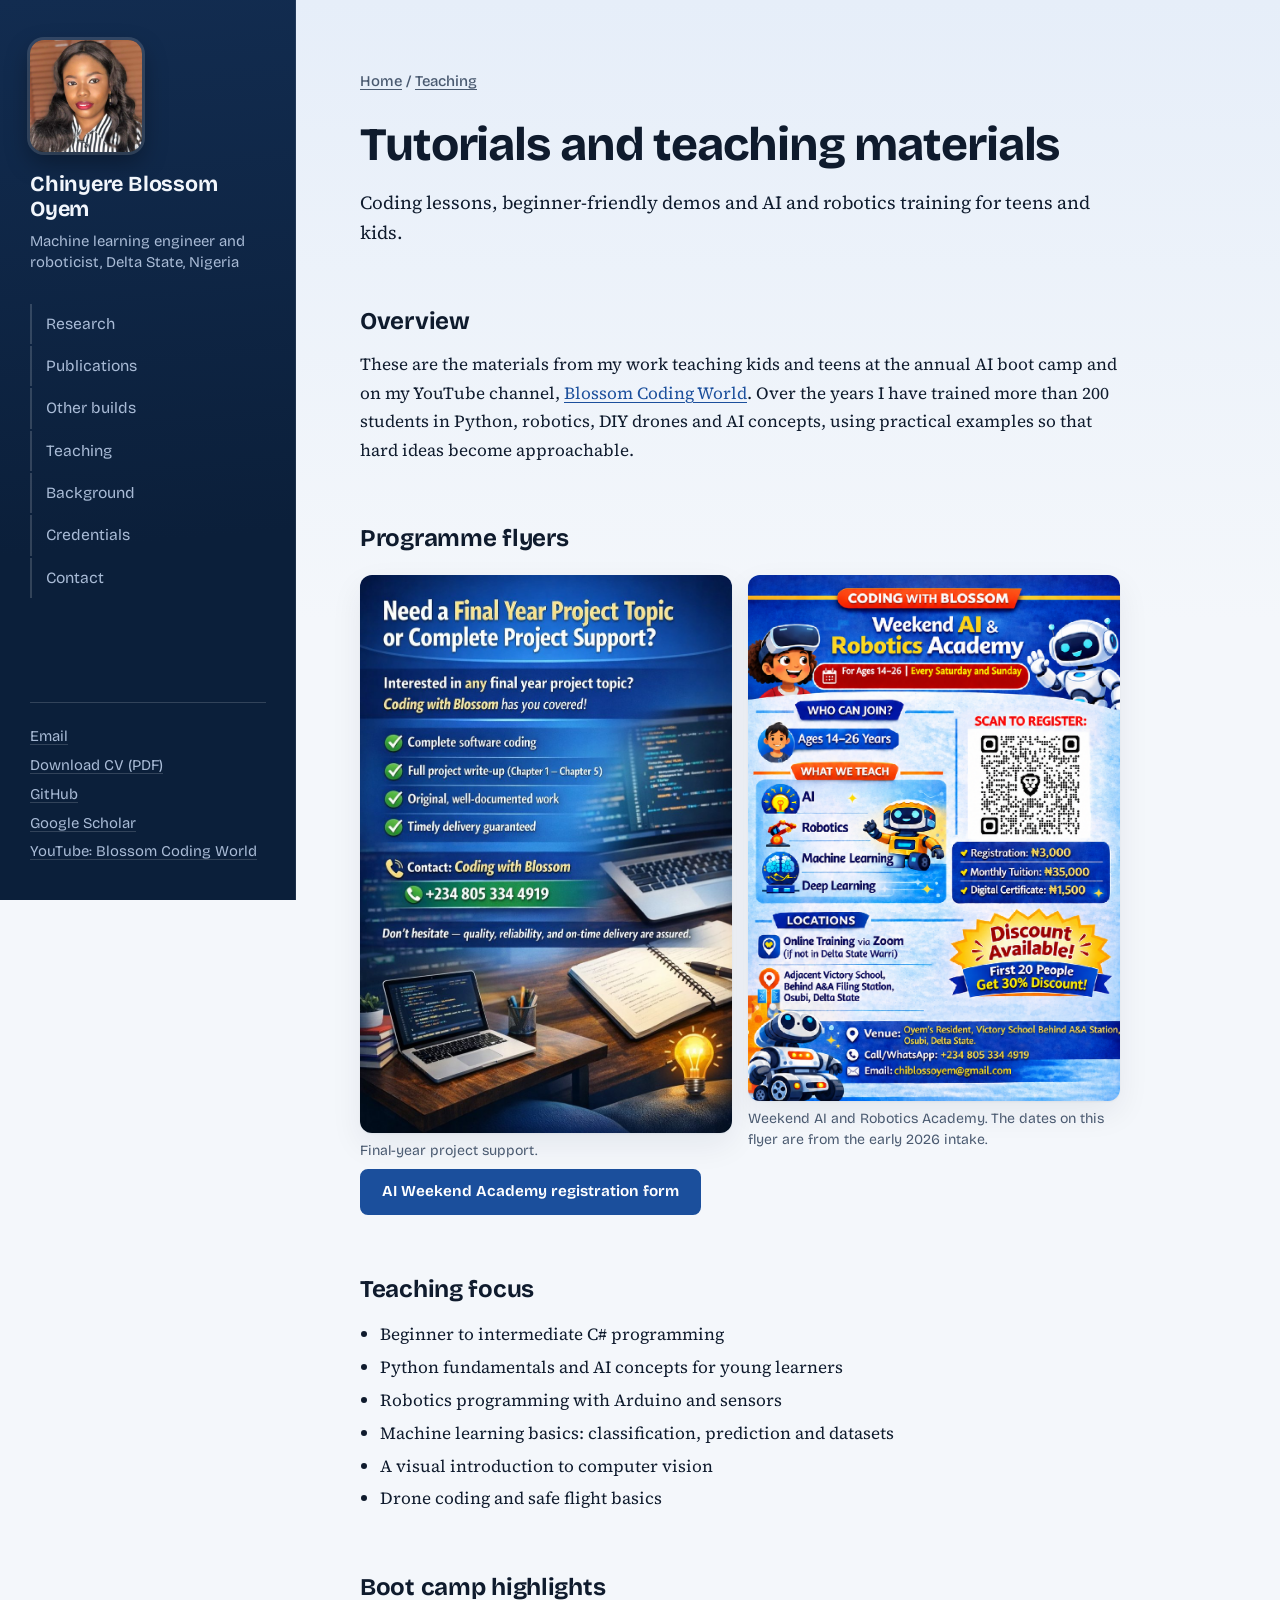
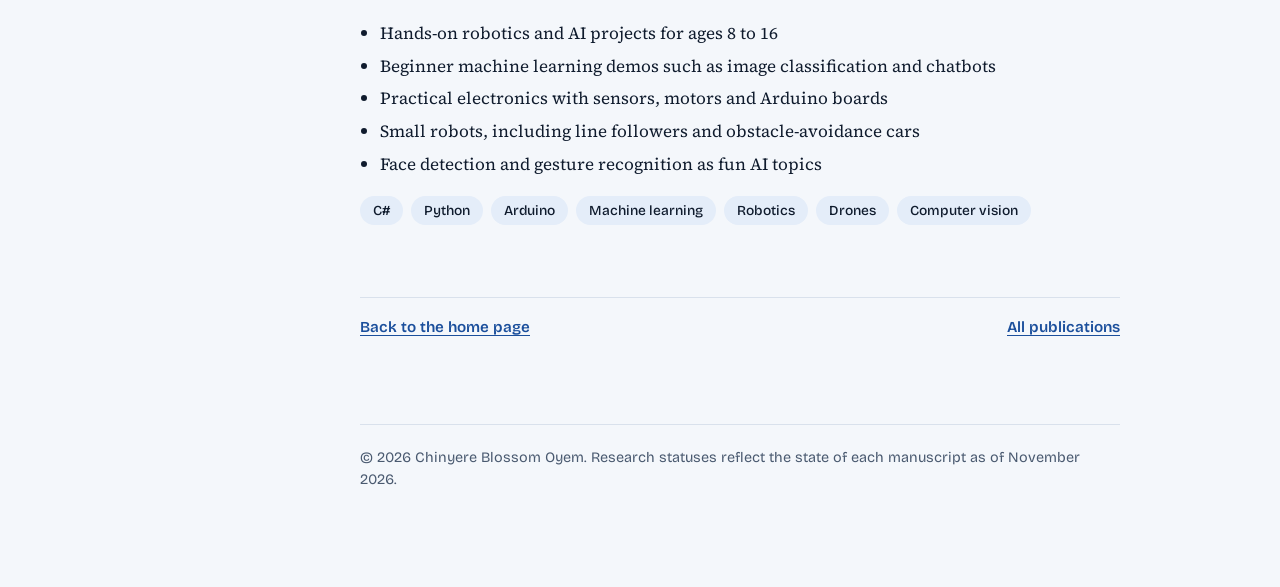
<file: project6.html>
<!doctype html>
<html lang="en">
<head>
<meta charset="utf-8">
<meta name="viewport" content="width=device-width,initial-scale=1">
<title>Tutorials and teaching materials | Chinyere Blossom Oyem</title>
<meta name="description" content="Coding, AI and robotics lessons for teens and kids.">
<link rel="canonical" href="https://blossomchi.github.io/project6.html">
<meta property="og:type" content="website">
<meta property="og:title" content="Tutorials and teaching materials | Chinyere Blossom Oyem">
<meta property="og:description" content="Coding, AI and robotics lessons for teens and kids.">
<meta property="og:url" content="https://blossomchi.github.io/project6.html">
<meta property="og:image" content="https://blossomchi.github.io/img/portrait.jpg">
<meta name="theme-color" content="#0B1F3A" media="(prefers-color-scheme: light)">
<meta name="theme-color" content="#08111F" media="(prefers-color-scheme: dark)">
<link rel="icon" href="blossom.ico">
<link rel="preload" href="fonts/bricolage-grotesque-latin-wght-normal.woff2" as="font" type="font/woff2" crossorigin>
<link rel="preload" href="fonts/source-serif-4-latin-wght-normal.woff2" as="font" type="font/woff2" crossorigin>
<link rel="stylesheet" href="style.css">

</head>
<body>
<a class="skip" href="#main">Skip to content</a>
<div class="shell">
  <aside class="rail">
    <a class="id" href="index.html">
      <img src="img/portrait.jpg" alt="Portrait of Chinyere Blossom Oyem" width="108" height="108">
      <strong>Chinyere Blossom Oyem</strong>
      <span>Machine learning engineer and roboticist, Delta State, Nigeria</span>
    </a>
    <button class="menu-btn" type="button" aria-expanded="false" aria-controls="nav">Menu</button>
    <nav class="nav" id="nav" aria-label="Sections">
      <a href="index.html#research">Research</a>
      <a href="index.html#publications">Publications</a>
      <a href="index.html#builds">Other builds</a>
      <a href="index.html#teaching">Teaching</a>
      <a href="index.html#background">Background</a>
      <a href="index.html#credentials">Credentials</a>
      <a href="index.html#contact">Contact</a>
    </nav>
    <ul class="rail-links">
      <li><a href="mailto:chiblossoyem@gmail.com">Email</a></li>
      <li><a href="Chinyere_Blossom_Oyem_CV.pdf">Download CV (PDF)</a></li>
      <li><a href="https://github.com/blossomchi" rel="noopener">GitHub</a></li>
      <li><a href="https://scholar.google.com/citations?user=uftesUcAAAAJ&hl=en" rel="noopener">Google Scholar</a></li>
      <li><a href="https://www.youtube.com/@BlossomCodingWorld" rel="noopener">YouTube: Blossom Coding World</a></li>
    </ul>
  </aside>
  <main class="main" id="main">

    <div class="wrap article">
      <p class="crumb"><a href="index.html">Home</a> / <a href="index.html#teaching">Teaching</a></p>
      <header class="pagehead">
        <h1>Tutorials and teaching materials</h1>
        
        <p class="dek">Coding lessons, beginner-friendly demos and AI and robotics training for teens and kids.</p>
      </header>

      <h2>Overview</h2>
      <p>These are the materials from my work teaching kids and teens at the annual AI boot camp and on my YouTube channel, <a href="https://www.youtube.com/@BlossomCodingWorld" rel="noopener">Blossom Coding World</a>. Over the years I have trained more than 200 students in Python, robotics, DIY drones and AI concepts, using practical examples so that hard ideas become approachable.</p>
      <h2>Programme flyers</h2>
      <div class="gallery tall">
        <figure><img src="img/flyer1.jpg" alt="Flyer offering final-year project topics and project support" loading="lazy"><figcaption>Final-year project support.</figcaption></figure>
        <figure><img src="img/flyer2.jpg" alt="Flyer for the Weekend AI and Robotics Academy" loading="lazy"><figcaption>Weekend AI and Robotics Academy. The dates on this flyer are from the early 2026 intake.</figcaption></figure>
      </div>
      <div class="btnrow"><a class="btn" href="https://docs.google.com/forms/d/1X_LusbgTwN4PbfkoIHRJqa-TxTdT4Bf6oEhNcv2p6EY/preview" rel="noopener">AI Weekend Academy registration form</a></div>
      <h2>Teaching focus</h2>
      <ul>
        <li>Beginner to intermediate C# programming</li>
        <li>Python fundamentals and AI concepts for young learners</li>
        <li>Robotics programming with Arduino and sensors</li>
        <li>Machine learning basics: classification, prediction and datasets</li>
        <li>A visual introduction to computer vision</li>
        <li>Drone coding and safe flight basics</li>
      </ul>
      <h2>Boot camp highlights</h2>
      <ul>
        <li>Hands-on robotics and AI projects for ages 8 to 16</li>
        <li>Beginner machine learning demos such as image classification and chatbots</li>
        <li>Practical electronics with sensors, motors and Arduino boards</li>
        <li>Small robots, including line followers and obstacle-avoidance cars</li>
        <li>Face detection and gesture recognition as fun AI topics</li>
      </ul>
      <ul class="tags"><li>C#</li><li>Python</li><li>Arduino</li><li>Machine learning</li><li>Robotics</li><li>Drones</li><li>Computer vision</li></ul>
      <div class="pager"><a href="index.html#research">Back to the home page</a><a href="index.html#publications">All publications</a></div>
    </div>

    <footer class="foot wrap">&copy; <span data-year>2026</span> Chinyere Blossom Oyem. Research statuses reflect the state of each manuscript as of November 2026.</footer>
  </main>
</div>
<script src="site.js" defer></script>
</body>
</html>
</file>
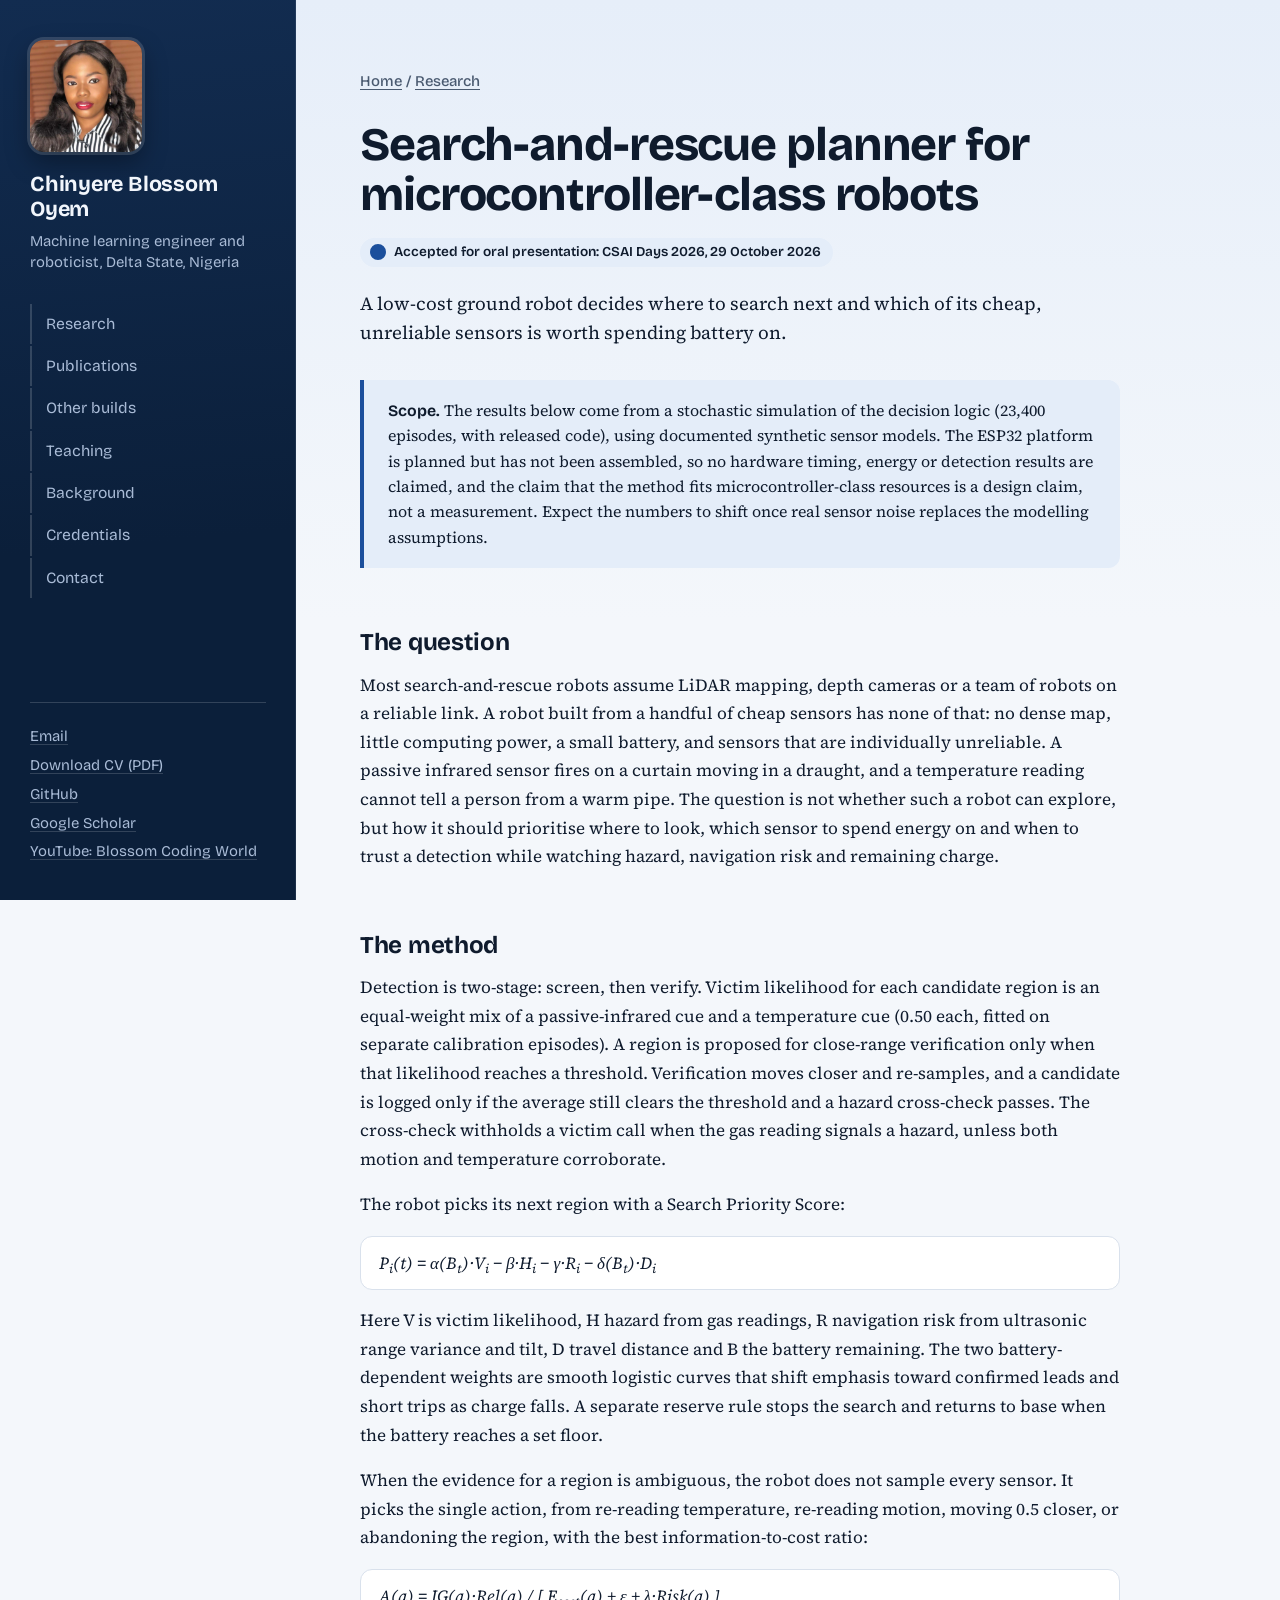
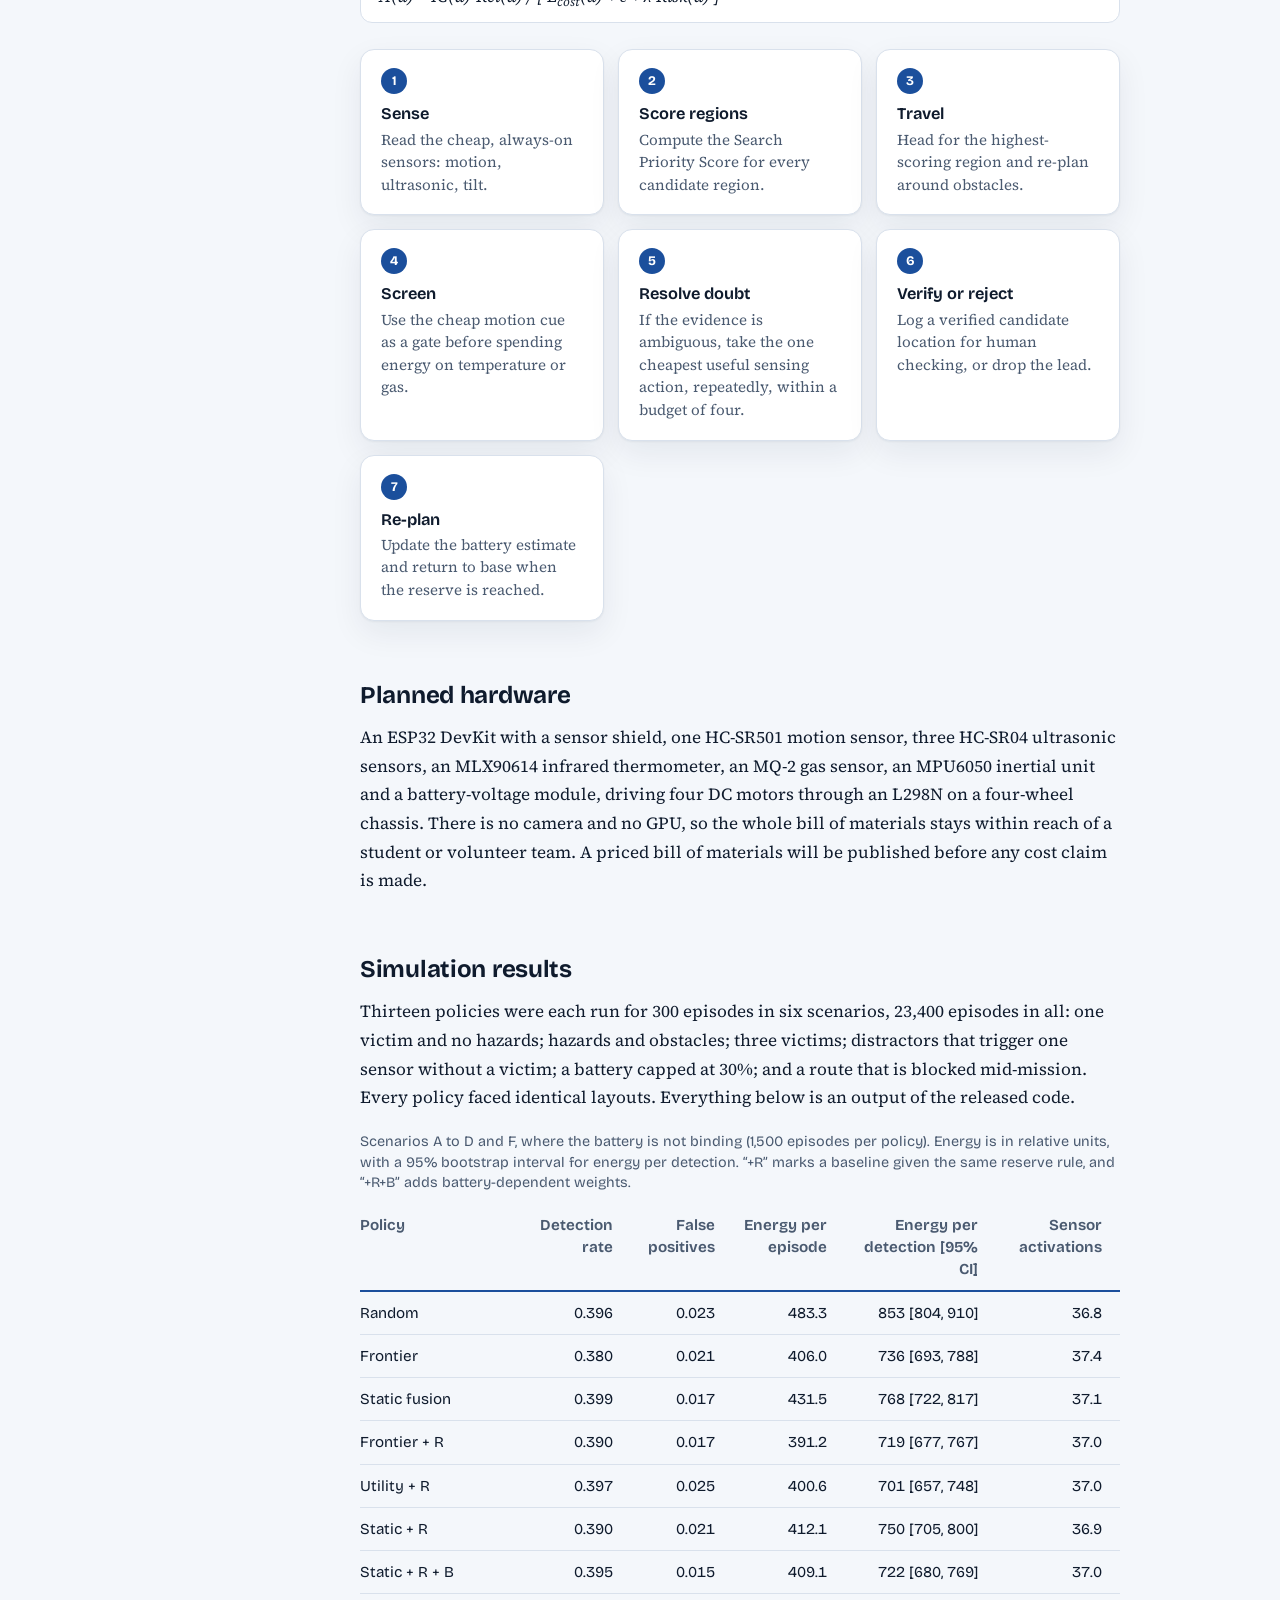
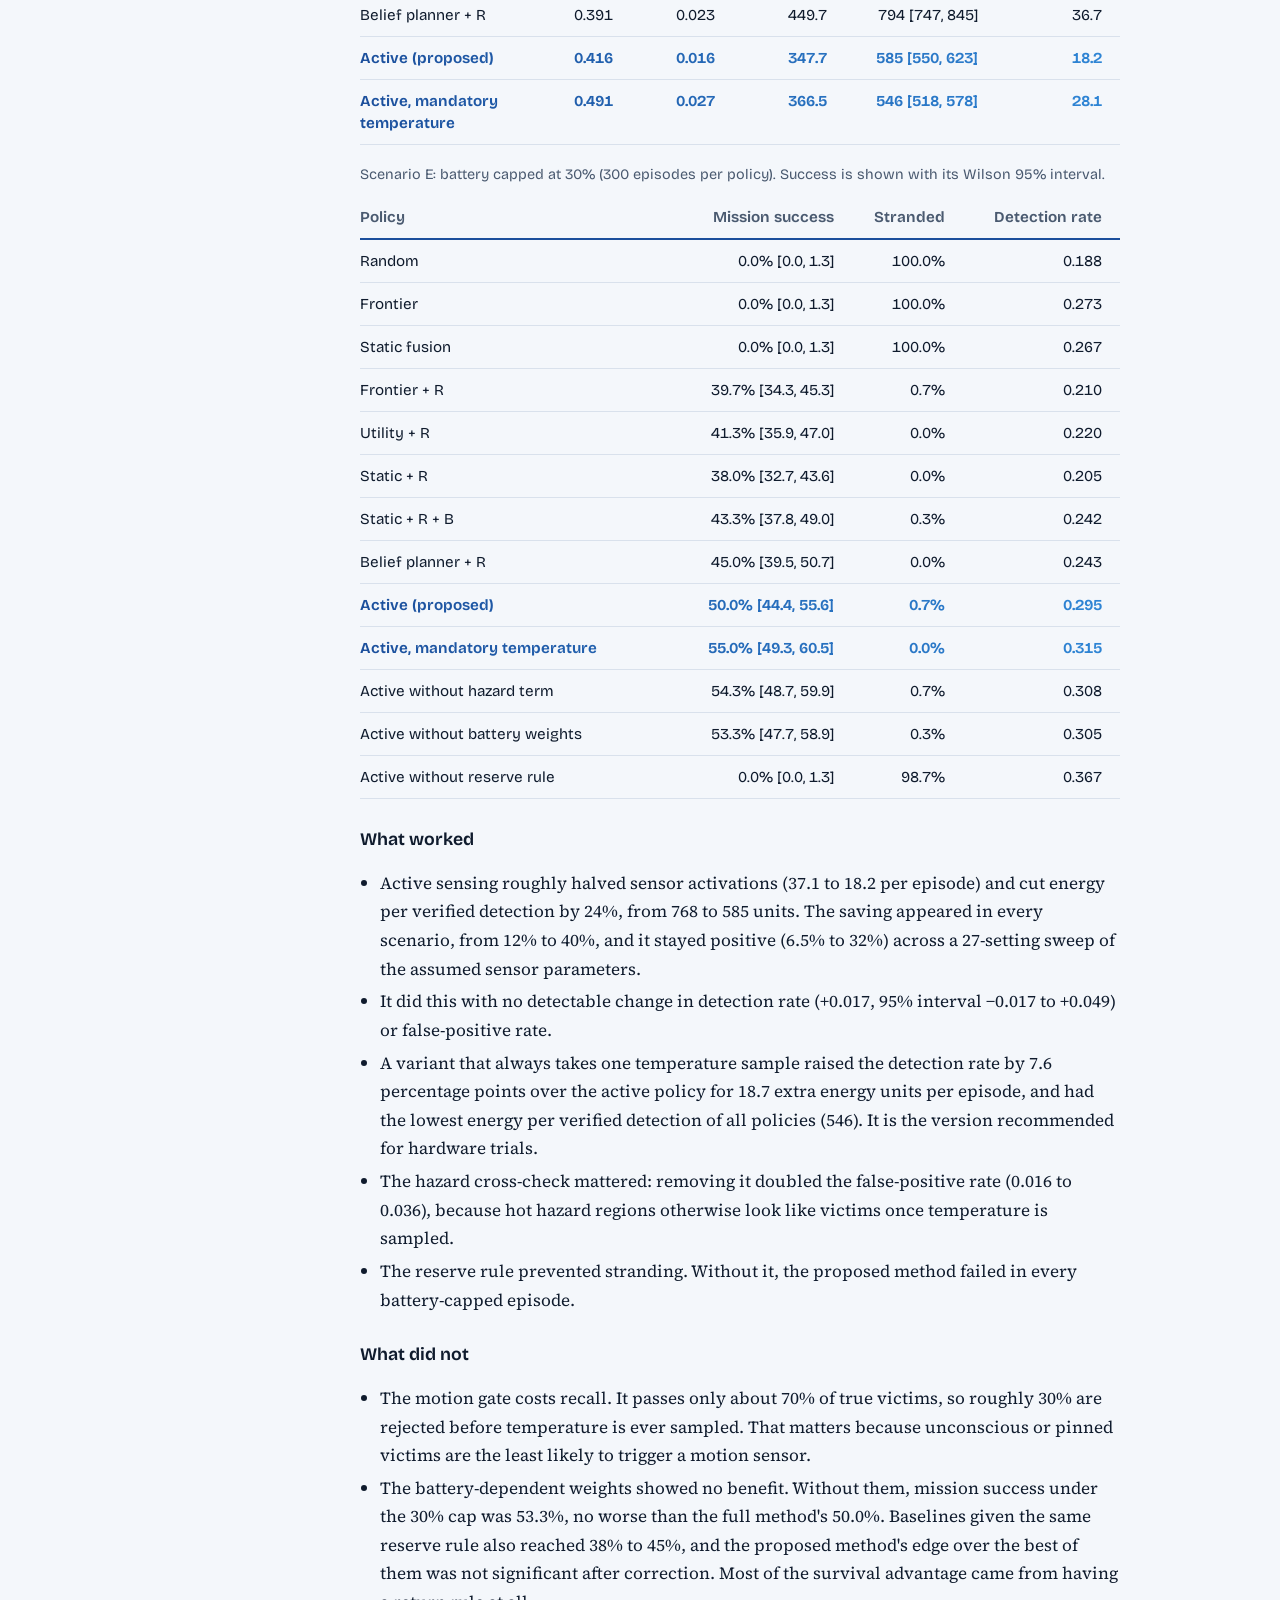
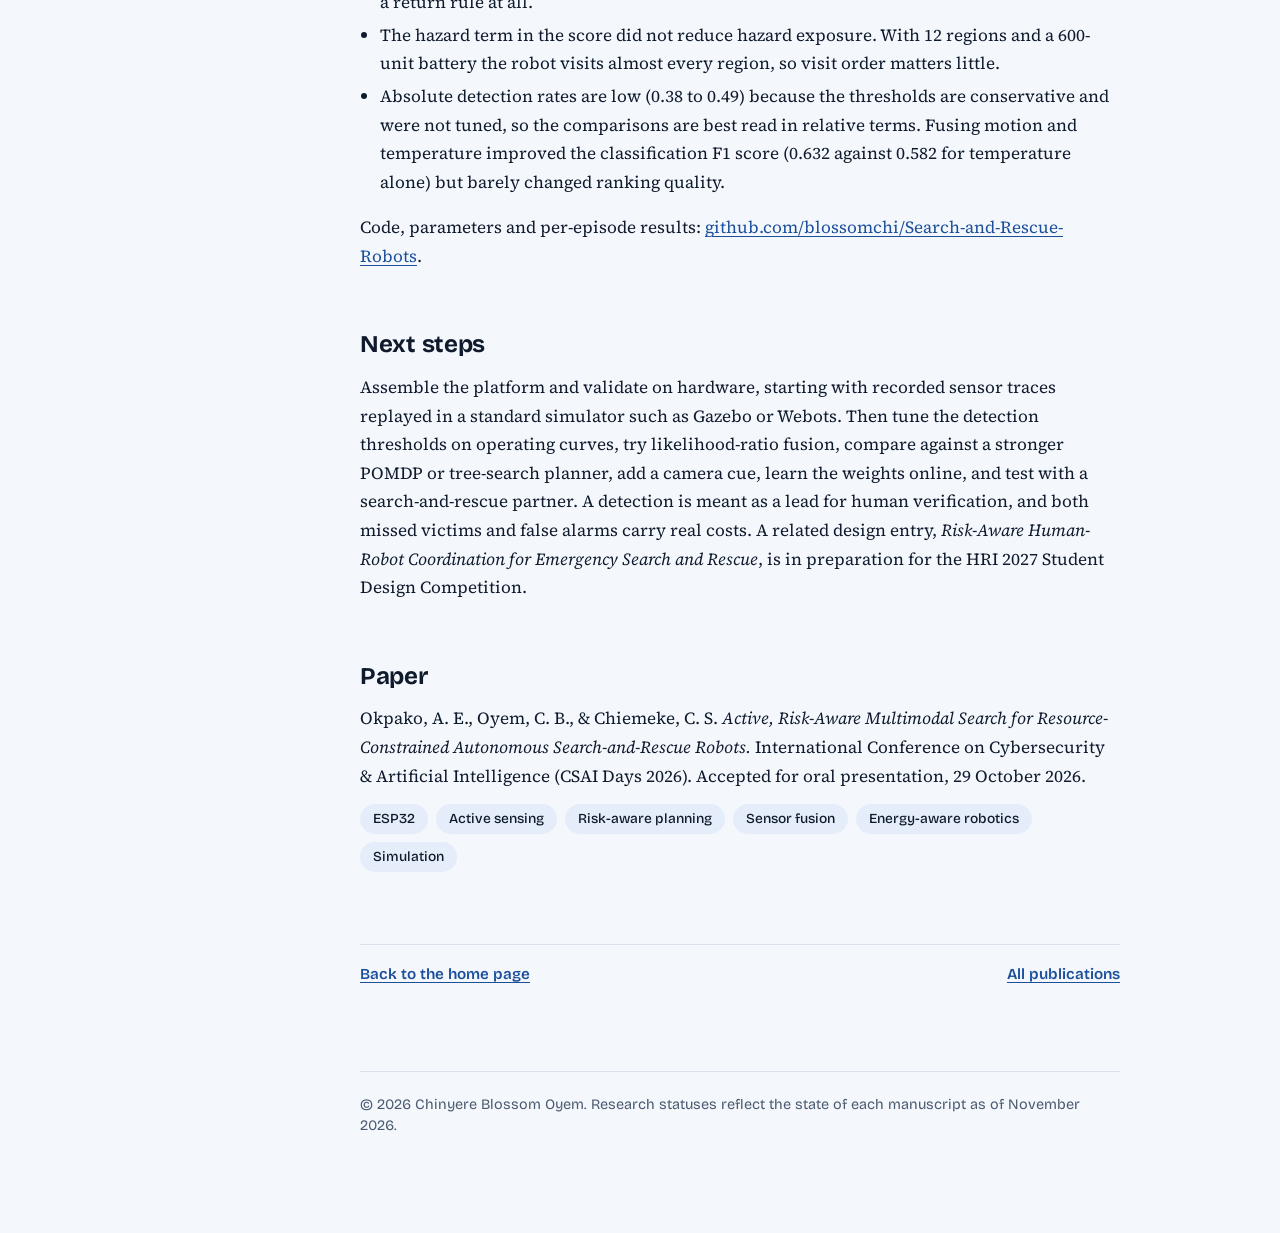
<file: project7.html>
<!doctype html>
<html lang="en">
<head>
<meta charset="utf-8">
<meta name="viewport" content="width=device-width,initial-scale=1">
<title>Search-and-rescue planner for microcontroller-class robots | Chinyere Blossom Oyem</title>
<meta name="description" content="Active, risk-aware multimodal search on an ESP32 robot, evaluated in simulation. Accepted at CSAI Days 2026.">
<link rel="canonical" href="https://blossomchi.github.io/project7.html">
<meta property="og:type" content="website">
<meta property="og:title" content="Search-and-rescue planner for microcontroller-class robots | Chinyere Blossom Oyem">
<meta property="og:description" content="Active, risk-aware multimodal search on an ESP32 robot, evaluated in simulation. Accepted at CSAI Days 2026.">
<meta property="og:url" content="https://blossomchi.github.io/project7.html">
<meta property="og:image" content="https://blossomchi.github.io/img/portrait.jpg">
<meta name="theme-color" content="#0B1F3A" media="(prefers-color-scheme: light)">
<meta name="theme-color" content="#08111F" media="(prefers-color-scheme: dark)">
<link rel="icon" href="blossom.ico">
<link rel="preload" href="fonts/bricolage-grotesque-latin-wght-normal.woff2" as="font" type="font/woff2" crossorigin>
<link rel="preload" href="fonts/source-serif-4-latin-wght-normal.woff2" as="font" type="font/woff2" crossorigin>
<link rel="stylesheet" href="style.css">

</head>
<body>
<a class="skip" href="#main">Skip to content</a>
<div class="shell">
  <aside class="rail">
    <a class="id" href="index.html">
      <img src="img/portrait.jpg" alt="Portrait of Chinyere Blossom Oyem" width="108" height="108">
      <strong>Chinyere Blossom Oyem</strong>
      <span>Machine learning engineer and roboticist, Delta State, Nigeria</span>
    </a>
    <button class="menu-btn" type="button" aria-expanded="false" aria-controls="nav">Menu</button>
    <nav class="nav" id="nav" aria-label="Sections">
      <a href="index.html#research">Research</a>
      <a href="index.html#publications">Publications</a>
      <a href="index.html#builds">Other builds</a>
      <a href="index.html#teaching">Teaching</a>
      <a href="index.html#background">Background</a>
      <a href="index.html#credentials">Credentials</a>
      <a href="index.html#contact">Contact</a>
    </nav>
    <ul class="rail-links">
      <li><a href="mailto:chiblossoyem@gmail.com">Email</a></li>
      <li><a href="Chinyere_Blossom_Oyem_CV.pdf">Download CV (PDF)</a></li>
      <li><a href="https://github.com/blossomchi" rel="noopener">GitHub</a></li>
      <li><a href="https://scholar.google.com/citations?user=uftesUcAAAAJ&hl=en" rel="noopener">Google Scholar</a></li>
      <li><a href="https://www.youtube.com/@BlossomCodingWorld" rel="noopener">YouTube: Blossom Coding World</a></li>
    </ul>
  </aside>
  <main class="main" id="main">

    <div class="wrap article">
      <p class="crumb"><a href="index.html">Home</a> / <a href="index.html#research">Research</a></p>
      <header class="pagehead">
        <h1>Search-and-rescue planner for microcontroller-class robots</h1>
        <div class="status-row"><span class="status accepted">Accepted for oral presentation: CSAI Days 2026, 29 October 2026</span></div>
        <p class="dek">A low-cost ground robot decides where to search next and which of its cheap, unreliable sensors is worth spending battery on.</p>
      </header>

      <div class="note"><p><strong>Scope.</strong> The results below come from a stochastic simulation of the decision logic (23,400 episodes, with released code), using documented synthetic sensor models. The ESP32 platform is planned but has not been assembled, so no hardware timing, energy or detection results are claimed, and the claim that the method fits microcontroller-class resources is a design claim, not a measurement. Expect the numbers to shift once real sensor noise replaces the modelling assumptions.</p></div>

      <h2>The question</h2>
      <p>Most search-and-rescue robots assume LiDAR mapping, depth cameras or a team of robots on a reliable link. A robot built from a handful of cheap sensors has none of that: no dense map, little computing power, a small battery, and sensors that are individually unreliable. A passive infrared sensor fires on a curtain moving in a draught, and a temperature reading cannot tell a person from a warm pipe. The question is not whether such a robot can explore, but how it should prioritise where to look, which sensor to spend energy on and when to trust a detection while watching hazard, navigation risk and remaining charge.</p>

      <h2>The method</h2>
      <p>Detection is two-stage: screen, then verify. Victim likelihood for each candidate region is an equal-weight mix of a passive-infrared cue and a temperature cue (0.50 each, fitted on separate calibration episodes). A region is proposed for close-range verification only when that likelihood reaches a threshold. Verification moves closer and re-samples, and a candidate is logged only if the average still clears the threshold and a hazard cross-check passes. The cross-check withholds a victim call when the gas reading signals a hazard, unless both motion and temperature corroborate.</p>
      <p>The robot picks its next region with a Search Priority Score:</p>
      <div class="eq" role="math" aria-label="P sub i of t equals alpha of B times V sub i minus beta times H sub i minus gamma times R sub i minus delta of B times D sub i">P<sub>i</sub>(t) = &alpha;(B<sub>t</sub>)&middot;V<sub>i</sub> &minus; &beta;&middot;H<sub>i</sub> &minus; &gamma;&middot;R<sub>i</sub> &minus; &delta;(B<sub>t</sub>)&middot;D<sub>i</sub></div>
      <p>Here V is victim likelihood, H hazard from gas readings, R navigation risk from ultrasonic range variance and tilt, D travel distance and B the battery remaining. The two battery-dependent weights are smooth logistic curves that shift emphasis toward confirmed leads and short trips as charge falls. A separate reserve rule stops the search and returns to base when the battery reaches a set floor.</p>
      <p>When the evidence for a region is ambiguous, the robot does not sample every sensor. It picks the single action, from re-reading temperature, re-reading motion, moving 0.5 closer, or abandoning the region, with the best information-to-cost ratio:</p>
      <div class="eq" role="math" aria-label="A of a equals information gain times reliability divided by energy cost plus epsilon plus lambda times risk">A(a) = IG(a)&middot;Rel(a) / [ E<sub>cost</sub>(a) + &epsilon; + &lambda;&middot;Risk(a) ]</div>
      <ol class="flow">
        <li><strong>Sense</strong><span>Read the cheap, always-on sensors: motion, ultrasonic, tilt.</span></li>
        <li><strong>Score regions</strong><span>Compute the Search Priority Score for every candidate region.</span></li>
        <li><strong>Travel</strong><span>Head for the highest-scoring region and re-plan around obstacles.</span></li>
        <li><strong>Screen</strong><span>Use the cheap motion cue as a gate before spending energy on temperature or gas.</span></li>
        <li><strong>Resolve doubt</strong><span>If the evidence is ambiguous, take the one cheapest useful sensing action, repeatedly, within a budget of four.</span></li>
        <li><strong>Verify or reject</strong><span>Log a verified candidate location for human checking, or drop the lead.</span></li>
        <li><strong>Re-plan</strong><span>Update the battery estimate and return to base when the reserve is reached.</span></li>
      </ol>

      <h2>Planned hardware</h2>
      <p>An ESP32 DevKit with a sensor shield, one HC-SR501 motion sensor, three HC-SR04 ultrasonic sensors, an MLX90614 infrared thermometer, an MQ-2 gas sensor, an MPU6050 inertial unit and a battery-voltage module, driving four DC motors through an L298N on a four-wheel chassis. There is no camera and no GPU, so the whole bill of materials stays within reach of a student or volunteer team. A priced bill of materials will be published before any cost claim is made.</p>

      <h2>Simulation results</h2>
      <p>Thirteen policies were each run for 300 episodes in six scenarios, 23,400 episodes in all: one victim and no hazards; hazards and obstacles; three victims; distractors that trigger one sensor without a victim; a battery capped at 30%; and a route that is blocked mid-mission. Every policy faced identical layouts. Everything below is an output of the released code.</p>
      <div class="tablewrap">
        <table class="data">
          <caption>Scenarios A to D and F, where the battery is not binding (1,500 episodes per policy). Energy is in relative units, with a 95% bootstrap interval for energy per detection. &ldquo;+R&rdquo; marks a baseline given the same reserve rule, and &ldquo;+R+B&rdquo; adds battery-dependent weights.</caption>
          <thead><tr><th>Policy</th><th class="num">Detection rate</th><th class="num">False positives</th><th class="num">Energy per episode</th><th class="num">Energy per detection [95% CI]</th><th class="num">Sensor activations</th></tr></thead>
          <tbody>
            <tr><td>Random</td><td class="num">0.396</td><td class="num">0.023</td><td class="num">483.3</td><td class="num">853 [804, 910]</td><td class="num">36.8</td></tr>
            <tr><td>Frontier</td><td class="num">0.380</td><td class="num">0.021</td><td class="num">406.0</td><td class="num">736 [693, 788]</td><td class="num">37.4</td></tr>
            <tr><td>Static fusion</td><td class="num">0.399</td><td class="num">0.017</td><td class="num">431.5</td><td class="num">768 [722, 817]</td><td class="num">37.1</td></tr>
            <tr><td>Frontier + R</td><td class="num">0.390</td><td class="num">0.017</td><td class="num">391.2</td><td class="num">719 [677, 767]</td><td class="num">37.0</td></tr>
            <tr><td>Utility + R</td><td class="num">0.397</td><td class="num">0.025</td><td class="num">400.6</td><td class="num">701 [657, 748]</td><td class="num">37.0</td></tr>
            <tr><td>Static + R</td><td class="num">0.390</td><td class="num">0.021</td><td class="num">412.1</td><td class="num">750 [705, 800]</td><td class="num">36.9</td></tr>
            <tr><td>Static + R + B</td><td class="num">0.395</td><td class="num">0.015</td><td class="num">409.1</td><td class="num">722 [680, 769]</td><td class="num">37.0</td></tr>
            <tr><td>Belief planner + R</td><td class="num">0.391</td><td class="num">0.023</td><td class="num">449.7</td><td class="num">794 [747, 845]</td><td class="num">36.7</td></tr>
            <tr class="hl"><td>Active (proposed)</td><td class="num">0.416</td><td class="num">0.016</td><td class="num">347.7</td><td class="num">585 [550, 623]</td><td class="num">18.2</td></tr>
            <tr class="hl"><td>Active, mandatory temperature</td><td class="num">0.491</td><td class="num">0.027</td><td class="num">366.5</td><td class="num">546 [518, 578]</td><td class="num">28.1</td></tr>
          </tbody>
        </table>
      </div>
      <div class="tablewrap">
        <table class="data">
          <caption>Scenario E: battery capped at 30% (300 episodes per policy). Success is shown with its Wilson 95% interval.</caption>
          <thead><tr><th>Policy</th><th class="num">Mission success</th><th class="num">Stranded</th><th class="num">Detection rate</th></tr></thead>
          <tbody>
            <tr><td>Random</td><td class="num">0.0% [0.0, 1.3]</td><td class="num">100.0%</td><td class="num">0.188</td></tr>
            <tr><td>Frontier</td><td class="num">0.0% [0.0, 1.3]</td><td class="num">100.0%</td><td class="num">0.273</td></tr>
            <tr><td>Static fusion</td><td class="num">0.0% [0.0, 1.3]</td><td class="num">100.0%</td><td class="num">0.267</td></tr>
            <tr><td>Frontier + R</td><td class="num">39.7% [34.3, 45.3]</td><td class="num">0.7%</td><td class="num">0.210</td></tr>
            <tr><td>Utility + R</td><td class="num">41.3% [35.9, 47.0]</td><td class="num">0.0%</td><td class="num">0.220</td></tr>
            <tr><td>Static + R</td><td class="num">38.0% [32.7, 43.6]</td><td class="num">0.0%</td><td class="num">0.205</td></tr>
            <tr><td>Static + R + B</td><td class="num">43.3% [37.8, 49.0]</td><td class="num">0.3%</td><td class="num">0.242</td></tr>
            <tr><td>Belief planner + R</td><td class="num">45.0% [39.5, 50.7]</td><td class="num">0.0%</td><td class="num">0.243</td></tr>
            <tr class="hl"><td>Active (proposed)</td><td class="num">50.0% [44.4, 55.6]</td><td class="num">0.7%</td><td class="num">0.295</td></tr>
            <tr class="hl"><td>Active, mandatory temperature</td><td class="num">55.0% [49.3, 60.5]</td><td class="num">0.0%</td><td class="num">0.315</td></tr>
            <tr><td>Active without hazard term</td><td class="num">54.3% [48.7, 59.9]</td><td class="num">0.7%</td><td class="num">0.308</td></tr>
            <tr><td>Active without battery weights</td><td class="num">53.3% [47.7, 58.9]</td><td class="num">0.3%</td><td class="num">0.305</td></tr>
            <tr><td>Active without reserve rule</td><td class="num">0.0% [0.0, 1.3]</td><td class="num">98.7%</td><td class="num">0.367</td></tr>
          </tbody>
        </table>
      </div>

      <h3>What worked</h3>
      <ul>
        <li>Active sensing roughly halved sensor activations (37.1 to 18.2 per episode) and cut energy per verified detection by 24%, from 768 to 585 units. The saving appeared in every scenario, from 12% to 40%, and it stayed positive (6.5% to 32%) across a 27-setting sweep of the assumed sensor parameters.</li>
        <li>It did this with no detectable change in detection rate (+0.017, 95% interval &minus;0.017 to +0.049) or false-positive rate.</li>
        <li>A variant that always takes one temperature sample raised the detection rate by 7.6 percentage points over the active policy for 18.7 extra energy units per episode, and had the lowest energy per verified detection of all policies (546). It is the version recommended for hardware trials.</li>
        <li>The hazard cross-check mattered: removing it doubled the false-positive rate (0.016 to 0.036), because hot hazard regions otherwise look like victims once temperature is sampled.</li>
        <li>The reserve rule prevented stranding. Without it, the proposed method failed in every battery-capped episode.</li>
      </ul>
      <h3>What did not</h3>
      <ul>
        <li>The motion gate costs recall. It passes only about 70% of true victims, so roughly 30% are rejected before temperature is ever sampled. That matters because unconscious or pinned victims are the least likely to trigger a motion sensor.</li>
        <li>The battery-dependent weights showed no benefit. Without them, mission success under the 30% cap was 53.3%, no worse than the full method's 50.0%. Baselines given the same reserve rule also reached 38% to 45%, and the proposed method's edge over the best of them was not significant after correction. Most of the survival advantage came from having a return rule at all.</li>
        <li>The hazard term in the score did not reduce hazard exposure. With 12 regions and a 600-unit battery the robot visits almost every region, so visit order matters little.</li>
        <li>Absolute detection rates are low (0.38 to 0.49) because the thresholds are conservative and were not tuned, so the comparisons are best read in relative terms. Fusing motion and temperature improved the classification F1 score (0.632 against 0.582 for temperature alone) but barely changed ranking quality.</li>
      </ul>
      <p>Code, parameters and per-episode results: <a href="https://github.com/blossomchi/Search-and-Rescue-Robots" rel="noopener">github.com/blossomchi/Search-and-Rescue-Robots</a>.</p>

      <h2>Next steps</h2>
      <p>Assemble the platform and validate on hardware, starting with recorded sensor traces replayed in a standard simulator such as Gazebo or Webots. Then tune the detection thresholds on operating curves, try likelihood-ratio fusion, compare against a stronger POMDP or tree-search planner, add a camera cue, learn the weights online, and test with a search-and-rescue partner. A detection is meant as a lead for human verification, and both missed victims and false alarms carry real costs. A related design entry, <em>Risk-Aware Human-Robot Coordination for Emergency Search and Rescue</em>, is in preparation for the HRI 2027 Student Design Competition.</p>

      <h2>Paper</h2>
      <ul class="related">
        <li>Okpako, A. E., Oyem, C. B., &amp; Chiemeke, C. S. <em>Active, Risk-Aware Multimodal Search for Resource-Constrained Autonomous Search-and-Rescue Robots.</em> International Conference on Cybersecurity &amp; Artificial Intelligence (CSAI Days 2026). Accepted for oral presentation, 29 October 2026.</li>
      </ul>
      <ul class="tags"><li>ESP32</li><li>Active sensing</li><li>Risk-aware planning</li><li>Sensor fusion</li><li>Energy-aware robotics</li><li>Simulation</li></ul>
      <div class="pager"><a href="index.html#research">Back to the home page</a><a href="index.html#publications">All publications</a></div>
    </div>

    <footer class="foot wrap">&copy; <span data-year>2026</span> Chinyere Blossom Oyem. Research statuses reflect the state of each manuscript as of November 2026.</footer>
  </main>
</div>
<script src="site.js" defer></script>
</body>
</html>
</file>
<file: style.css>
/* Chinyere Blossom Oyem — personal research site
   Fonts are self-hosted (fonts/). Colours are tokens; dark mode follows the visitor's system setting. */

@font-face{font-family:"Source Serif 4";src:url("fonts/source-serif-4-latin-wght-normal.woff2") format("woff2");font-weight:200 900;font-style:normal;font-display:swap}
@font-face{font-family:"Source Serif 4";src:url("fonts/source-serif-4-latin-wght-italic.woff2") format("woff2");font-weight:200 900;font-style:italic;font-display:swap}
@font-face{font-family:"Bricolage Grotesque";src:url("fonts/bricolage-grotesque-latin-wght-normal.woff2") format("woff2");font-weight:200 800;font-style:normal;font-display:swap}

:root{
  --paper:#F4F7FB;
  --surface:#FFFFFF;
  --ink:#0F1B2D;
  --ink-2:#4A5A70;
  --line:#D9E1EC;
  --accent:#1B4F9C;
  --accent-2:#2F86D6;
  --wash:#E4EDF9;
  --hero-tint:#E6EEF9;
  --signal:#B0173D;
  --on-accent:#FFFFFF;
  --navy:#0B1F3A;
  --navy-2:#122C50;
  --rail-ink:#F2F6FC;
  --rail-ink-2:#A9BBD6;
  --rail-line:rgba(255,255,255,.16);
  --rail-accent:#8DBBF5;
  --shadow:0 1px 2px rgba(11,31,58,.05),0 12px 32px rgba(11,31,58,.07);
  --serif:"Source Serif 4",Georgia,"Times New Roman",serif;
  --sans:"Bricolage Grotesque",ui-sans-serif,system-ui,-apple-system,"Segoe UI",Roboto,Arial,sans-serif;
  --rail:296px;
  color-scheme:light;
}
@media (prefers-color-scheme:dark){
  :root:not([data-theme="light"]){
    --paper:#0A1220;--surface:#111C2E;--ink:#E8EEF7;--ink-2:#9FB0C7;--line:#22324A;
    --accent:#86B7F4;--accent-2:#5AA0EA;--wash:#14253D;--hero-tint:#0F1D33;--signal:#FF8FA8;--on-accent:#08111F;
    --navy:#08111F;--navy-2:#0D1B30;
    --shadow:0 1px 2px rgba(0,0,0,.4),0 12px 32px rgba(0,0,0,.28);color-scheme:dark;
  }
}
*{box-sizing:border-box}
html{scroll-behavior:smooth;scroll-padding-top:28px;-webkit-text-size-adjust:100%}
body{margin:0;background:var(--paper);color:var(--ink);font-family:var(--serif);font-size:1.0625rem;line-height:1.68;-webkit-font-smoothing:antialiased;text-rendering:optimizeLegibility}
img{max-width:100%;height:auto}
a{color:var(--accent);text-underline-offset:.18em;text-decoration-thickness:1px}
a:hover{text-decoration-thickness:2px}
:focus-visible{outline:3px solid var(--accent);outline-offset:3px;border-radius:3px}
p{margin:0 0 1em}
ul,ol{padding-left:1.2em}
li{margin:.25em 0}
strong{font-weight:650}

.skip{position:absolute;left:-999px;top:8px;background:var(--navy);color:#fff;padding:8px 14px;border-radius:6px;font:600 .9rem var(--sans);z-index:100}
.skip:focus{left:8px}

/* ---------- Layout: side rail + content ---------- */
.shell{display:grid;grid-template-columns:var(--rail) minmax(0,1fr);min-height:100vh}
.rail{position:sticky;top:0;align-self:start;height:100vh;padding:40px 30px 32px;display:flex;flex-direction:column;gap:30px;background:linear-gradient(175deg,var(--navy-2) 0%,var(--navy) 60%);color:var(--rail-ink);overflow-y:auto;font-family:var(--sans);box-shadow:inset -1px 0 0 rgba(255,255,255,.07)}
.rail :focus-visible{outline-color:var(--rail-accent)}
.id{display:block;color:inherit;text-decoration:none}
.id img{display:block;width:112px;height:112px;object-fit:cover;border-radius:14px;margin-bottom:20px;box-shadow:0 0 0 3px rgba(255,255,255,.14),0 10px 24px rgba(0,0,0,.35)}
.id strong{display:block;font:700 1.34rem/1.18 var(--sans);letter-spacing:-.01em;color:var(--rail-ink)}
.id span{display:block;margin-top:8px;font:400 .93rem/1.45 var(--sans);color:var(--rail-ink-2)}
.menu-btn{display:none;font:600 .92rem var(--sans);padding:9px 14px;border:1px solid var(--rail-line);border-radius:8px;background:transparent;color:var(--rail-ink);cursor:pointer}
.nav{display:flex;flex-direction:column;gap:2px}
.nav a{padding:7px 0 7px 14px;border-left:2px solid var(--rail-line);color:var(--rail-ink-2);text-decoration:none;font-size:.98rem;transition:color .15s,border-color .15s}
.nav a:hover{color:#fff;border-left-color:var(--rail-ink-2)}
.nav a[aria-current="true"]{color:#fff;border-left-color:var(--rail-accent);font-weight:650}
.rail-links{list-style:none;margin:auto 0 0;padding:18px 0 0;border-top:1px solid var(--rail-line);font-size:.93rem}
.rail-links li{margin:.25em 0}
.rail-links a{color:var(--rail-ink-2);text-decoration-color:var(--rail-line)}
.rail-links a:hover{color:#fff}

.main{padding:72px clamp(22px,5vw,80px) 96px;min-width:0;background:linear-gradient(180deg,var(--hero-tint) 0,var(--paper) 620px) no-repeat}
::selection{background:var(--accent);color:var(--on-accent)}
.wrap{max-width:760px}

/* ---------- Headings ---------- */
h1,h2,h3,h4{font-family:var(--sans);font-weight:650;color:var(--ink);text-wrap:balance}
.main section + section{margin-top:104px}
.main h2{font-size:clamp(1.65rem,3vw,2.1rem);line-height:1.12;letter-spacing:-.018em;margin:0 0 12px;font-weight:700}
.nb{white-space:nowrap}
.main section > h2::before{content:"";display:block;width:38px;height:4px;border-radius:2px;background:linear-gradient(90deg,var(--accent),var(--accent-2));margin-bottom:16px}
.sec-intro{color:var(--ink-2);max-width:36em;margin:0 0 36px}

/* ---------- Hero ---------- */
.hero h1{font-size:clamp(2.2rem,5.2vw,3.5rem);line-height:1.06;letter-spacing:-.03em;font-weight:750;margin:0 0 26px;max-width:19ch}
.hl{color:var(--accent);background:linear-gradient(90deg,var(--accent),var(--accent-2));-webkit-background-clip:text;background-clip:text;-webkit-text-fill-color:transparent}
.lede{font-size:1.2rem;line-height:1.62;max-width:37em;margin:0 0 18px}
.hero-status{font:500 .98rem/1.5 var(--sans);color:var(--ink-2);margin:0}

.loop{margin:52px 0 0;max-width:760px;padding:34px 34px 26px;background:var(--surface);border:1px solid var(--line);border-radius:16px;box-shadow:var(--shadow)}
.loop-return{position:relative;height:34px;margin:0 calc(25% - 8px) 12px 6px;border:2px solid var(--signal);border-bottom:0;border-radius:12px 12px 0 0;clip-path:inset(-20px -20px -20px calc(100% + 20px));animation:reveal 1.1s cubic-bezier(.5,0,.2,1) 1.2s forwards}
.loop-return::before{content:"";position:absolute;right:-2px;bottom:-12px;width:2px;height:12px;background:var(--signal)}
.loop-return::after{content:"";position:absolute;left:-7px;bottom:-9px;border-left:6px solid transparent;border-right:6px solid transparent;border-top:9px solid var(--signal)}
.loop-return span{position:absolute;top:-.85em;left:50%;transform:translateX(-50%);background:var(--surface);padding:0 12px;font:600 .82rem/1.2 var(--sans);color:var(--signal);white-space:nowrap}
.loop-steps{list-style:none;margin:0;padding:0;display:grid;grid-template-columns:repeat(4,minmax(0,1fr));position:relative}
.loop-steps::before{content:"";position:absolute;top:6px;left:7px;right:calc(25% - 7px);height:2px;background:var(--accent);transform-origin:left center;animation:draw 1.1s cubic-bezier(.6,0,.2,1) .2s both}
.loop-steps li{position:relative;margin:0;padding:30px 18px 0 0}
.loop-steps li::before{content:"";position:absolute;left:0;top:0;width:14px;height:14px;border-radius:50%;background:var(--surface);border:2px solid var(--accent);z-index:1}
.loop-steps li.check::before{background:var(--signal);border-color:var(--signal)}
.loop-steps h3{font-size:1.12rem;line-height:1.2;margin:0 0 6px}
.loop-steps p{margin:0;font-size:.95rem;line-height:1.5;color:var(--ink-2)}
.loop-note{display:none}
.loop figcaption{margin-top:26px;font:400 .93rem/1.5 var(--sans);color:var(--ink-2)}
@keyframes draw{from{transform:scaleX(0)}to{transform:scaleX(1)}}
@keyframes reveal{from{clip-path:inset(-20px -20px -20px calc(100% + 20px))}to{clip-path:inset(-20px -20px -20px -20px)}}
@media (prefers-reduced-motion:reduce){
  .loop-steps::before{animation:none}
  .loop-return{animation:none;clip-path:none}
  html{scroll-behavior:auto}
}

/* ---------- Status marker (shape + text, never colour alone) ---------- */
.status{display:inline-flex;align-items:center;gap:8px;font:600 .85rem/1.2 var(--sans);color:var(--ink);background:var(--wash);padding:6px 12px 6px 10px;border-radius:99px}
.status::before{content:"";flex:none;width:12px;height:12px;border-radius:50%;border:2px solid var(--accent);background:transparent}
.status.accepted::before{background:var(--accent)}
.status.review::before{background:conic-gradient(from 180deg,var(--accent) 0 50%,transparent 0)}

/* ---------- Research studies (home) ---------- */
.study{padding:30px 34px 28px;margin:0 0 22px;background:var(--surface);border:1px solid var(--line);border-radius:16px;box-shadow:var(--shadow)}
.study h3{font-size:1.42rem;line-height:1.2;letter-spacing:-.012em;margin:12px 0 12px}
.study h3 a{color:var(--ink);text-decoration:none}
.study h3 a:hover{color:var(--accent);text-decoration:underline}
.facts{display:grid;grid-template-columns:6.4rem minmax(0,1fr);gap:8px 20px;margin:20px 0 0;font-size:.98rem}
.facts dt{font:600 .9rem/1.7 var(--sans);color:var(--ink-2)}
.facts dd{margin:0}
.more{display:inline-block;margin-top:16px;font:600 .95rem var(--sans)}

/* ---------- Publications ---------- */
.pub-group + .pub-group{margin-top:44px}
.pub-group h3{font-size:1.05rem;margin:0 0 14px}
.pubs{list-style:none;margin:0;padding:0;background:var(--surface);border:1px solid var(--line);border-radius:16px;box-shadow:var(--shadow);overflow:hidden}
.pub{margin:0;padding:22px 30px;border-top:1px solid var(--line)}
.pub:first-child{border-top:0}
.pub-title{font:650 1.12rem/1.35 var(--sans);margin:0 0 6px;text-wrap:pretty}
.pub-title a{color:var(--ink);text-decoration:none}
.pub-title a:hover{color:var(--accent);text-decoration:underline}
.pub p{margin:0;font-size:.98rem;line-height:1.55}
.pub .authors{color:var(--ink-2)}
.pub .authors strong{color:var(--ink)}
.pub .venue{margin-top:4px}
.pub .kind{font-family:var(--sans);font-size:.88rem;color:var(--ink-2);margin-top:6px}

/* ---------- Builds ---------- */
.builds{display:grid;grid-template-columns:repeat(2,minmax(0,1fr));gap:40px 28px}
.build{background:var(--surface);border:1px solid var(--line);border-radius:16px;box-shadow:var(--shadow);overflow:hidden}
.build img{display:block;width:100%;aspect-ratio:4/3;object-fit:cover;background:var(--wash);transition:transform .6s cubic-bezier(.2,.7,.2,1)}
.build:hover img{transform:scale(1.035)}
.build h3{font-size:1.15rem;line-height:1.25;margin:0;padding:18px 22px 6px}
.build h3 a{color:var(--ink);text-decoration:none}
.build h3 a:hover{color:var(--accent);text-decoration:underline}
.build p{font-size:.97rem;line-height:1.55;color:var(--ink-2);margin:0;padding:0 22px 22px}
@media (prefers-reduced-motion:reduce){.build img{transition:none}.build:hover img{transform:none}}

/* ---------- Lists: timeline, skills ---------- */
.timeline{list-style:none;margin:0;padding:0}
.timeline li{display:grid;grid-template-columns:9rem minmax(0,1fr);gap:4px 22px;margin:0;padding:16px 0;border-top:1px solid var(--line)}
.timeline li:last-child{border-bottom:1px solid var(--line)}
.when{font:500 .93rem/1.6 var(--sans);color:var(--ink-2)}
.timeline strong{font-family:var(--sans);font-weight:650}
.timeline p{margin:2px 0 0;font-size:.97rem;color:var(--ink-2);line-height:1.55}
.sub{font:650 1.15rem var(--sans);margin:44px 0 12px}
.plain{list-style:none;padding:0;margin:0}
.plain li{margin:.45em 0}
.plain span{color:var(--ink-2)}

.badges{display:flex;flex-wrap:wrap;gap:20px;margin:0 0 8px;padding:0;list-style:none}
.badges li{margin:0}
.badges img{display:block;width:104px;height:104px}
.certs{display:grid;grid-template-columns:repeat(2,minmax(0,1fr));gap:28px}
.certs img{display:block;width:100%;border-radius:10px;border:1px solid var(--line);box-shadow:var(--shadow);margin-bottom:14px}
.certs h3{font-size:1.05rem;line-height:1.3;margin:0 0 4px}
.certs p{font-size:.96rem;color:var(--ink-2);margin:0}

/* ---------- Contact ---------- */
.panel{background:linear-gradient(150deg,var(--navy-2),var(--navy));color:var(--rail-ink);border-radius:20px;padding:44px clamp(24px,5vw,52px) 40px;box-shadow:var(--shadow)}
.panel h2{color:#fff}
.panel .sec-intro{color:var(--rail-ink-2);margin-bottom:26px}
.panel p{color:var(--rail-ink-2);margin:0}
.mail{display:inline-block;font:700 clamp(1.3rem,3.6vw,2rem)/1.2 var(--sans);letter-spacing:-.015em;color:#fff;text-decoration-color:var(--rail-accent);text-decoration-thickness:3px;margin:4px 0 24px;overflow-wrap:anywhere}
.mail:hover{color:var(--rail-accent)}
.btnrow{display:flex;flex-wrap:wrap;gap:12px;margin:8px 0 26px}
.btn{display:inline-block;font:650 .95rem/1 var(--sans);padding:13px 20px;border-radius:8px;background:var(--accent);color:var(--on-accent);text-decoration:none;border:2px solid var(--accent);transition:transform .15s,box-shadow .15s}
.btn:hover{text-decoration:none;transform:translateY(-1px);box-shadow:0 6px 16px rgba(27,79,156,.28)}
.btn.alt{background:transparent;color:var(--accent);box-shadow:none}
.panel .btn{background:#fff;border-color:#fff;color:var(--navy)}
.panel .btn.alt{background:transparent;border-color:rgba(255,255,255,.4);color:#fff}
.panel .btn.alt:hover{border-color:#fff}
@media (prefers-reduced-motion:reduce){.btn{transition:none}.btn:hover{transform:none}}

.foot{margin-top:88px;padding-top:22px;border-top:1px solid var(--line);font:400 .9rem/1.5 var(--sans);color:var(--ink-2)}

/* ---------- Project pages ---------- */
.crumb{font:500 .93rem var(--sans);color:var(--ink-2);margin:0 0 30px}
.crumb a{color:var(--ink-2)}
.pagehead h1{font-size:clamp(1.95rem,4.4vw,2.9rem);line-height:1.08;letter-spacing:-.024em;font-weight:750;margin:0 0 18px}
.status-row{display:flex;flex-wrap:wrap;gap:8px 26px;margin:0 0 22px}
.dek{font-size:1.16rem;line-height:1.6;margin:0}
.article h2{font-size:1.5rem;line-height:1.2;letter-spacing:-.012em;margin:60px 0 14px;font-weight:700}
.article h3{font-size:1.1rem;line-height:1.3;margin:30px 0 6px}
.note{margin:32px 0 0;padding:18px 24px;background:var(--wash);border-left:4px solid var(--accent);border-radius:0 12px 12px 0}
.note p{margin:0;font-size:.99rem;line-height:1.6}
.note strong{font-family:var(--sans)}
.tablewrap{overflow-x:auto;margin:20px 0 8px}
table.data{width:100%;border-collapse:collapse;font-family:var(--sans);font-size:.95rem;line-height:1.45}
table.data caption{text-align:left;font-size:.9rem;color:var(--ink-2);padding-bottom:10px}
table.data th,table.data td{padding:10px 14px 10px 0;text-align:left;border-bottom:1px solid var(--line);vertical-align:top}
table.data thead th{font-weight:650;color:var(--ink-2);border-bottom:2px solid var(--accent)}
table.data td.num,table.data th.num{text-align:right;font-variant-numeric:tabular-nums;padding-right:18px}
table.data tr.hl td{font-weight:650}
.flow{list-style:none;counter-reset:step;display:grid;grid-template-columns:repeat(auto-fit,minmax(200px,1fr));gap:14px;margin:26px 0 0;padding:0}
.flow li{counter-increment:step;margin:0;padding:18px 20px;border:1px solid var(--line);border-radius:14px;background:var(--surface);box-shadow:var(--shadow)}
.flow li::before{content:counter(step);display:grid;place-items:center;width:26px;height:26px;border-radius:50%;background:var(--accent);color:var(--on-accent);font:700 .82rem var(--sans);margin-bottom:10px}
.flow strong{display:block;font:650 1.02rem/1.25 var(--sans);margin-bottom:4px}
.flow span{display:block;font-size:.94rem;line-height:1.5;color:var(--ink-2)}
.flow-return{margin:14px 0 0;padding:2px 0 2px 16px;border-left:3px solid var(--signal);font:500 .96rem/1.55 var(--sans)}
.gallery{display:grid;grid-template-columns:repeat(auto-fit,minmax(210px,1fr));gap:16px;margin:22px 0 0}
.gallery figure{margin:0}
.gallery img{display:block;width:100%;height:300px;object-fit:cover;border-radius:12px;background:var(--wash);box-shadow:var(--shadow)}
.gallery.tall img{height:auto;max-height:560px;object-fit:contain}
figcaption{font:400 .88rem/1.45 var(--sans);color:var(--ink-2);margin-top:8px}
.tags{display:flex;flex-wrap:wrap;gap:8px;list-style:none;margin:14px 0 0;padding:0}
.tags li{margin:0;font:500 .86rem/1 var(--sans);padding:8px 13px;background:var(--wash);border-radius:99px;color:var(--ink)}
pre{overflow:auto;background:var(--surface);border:1px solid var(--line);border-radius:12px;padding:16px 18px;font:.86rem/1.6 ui-monospace,SFMono-Regular,Menlo,Consolas,monospace;margin:16px 0}
.eq{background:var(--surface);border:1px solid var(--line);border-radius:12px;padding:12px 18px;margin:16px 0;overflow-x:auto;font-style:italic;white-space:nowrap}
.eq sub,.eq sup{font-size:.75em;line-height:0}
.related{margin:0;padding:0;list-style:none}
.related li{margin:.6em 0}
.pager{display:flex;justify-content:space-between;gap:20px;flex-wrap:wrap;margin-top:72px;padding-top:20px;border-top:1px solid var(--line);font:600 .95rem var(--sans)}

/* ---------- Small screens ---------- */
@media (max-width:900px){
  html{scroll-padding-top:84px}
  .shell{display:block}
  .rail{position:sticky;top:0;z-index:30;height:auto;flex-direction:row;flex-wrap:wrap;align-items:center;justify-content:space-between;gap:0;padding:10px 18px;background:var(--navy);overflow:visible}
  .id{display:flex;align-items:center;gap:12px}
  .id img{width:40px;height:40px;margin:0;border-radius:8px;box-shadow:none}
  .id strong{font-size:1rem}
  .id span{display:none}
  .menu-btn{display:inline-block}
  .nav{display:none;width:100%;padding:12px 0 6px}
  .nav.open{display:flex}
  .rail-links{display:none}
  .main{padding-top:44px}
}
@media (max-width:640px){
  body{font-size:1.03rem}
  .main section + section{margin-top:80px}
  .loop-steps{grid-template-columns:repeat(2,minmax(0,1fr));row-gap:26px}
  .loop-steps::before,.loop-return{display:none}
  .loop-note{display:block;margin:0 0 22px;font:600 .93rem/1.5 var(--sans);color:var(--signal)}
  .facts{grid-template-columns:1fr;gap:2px}
  .facts dd{margin-bottom:12px}
  .builds,.certs{grid-template-columns:1fr}
  .hero h1{font-size:2.05rem}
  .hl.nb{white-space:normal}
  .study{padding:24px 22px 22px}
  .pub{padding:20px 20px}
  .loop{padding:26px 22px 20px}
  .panel{padding:34px 22px 30px}
  .timeline li{grid-template-columns:1fr}
  .badges img{width:84px;height:84px}
}
@media print{
  .rail,.menu-btn{display:none}
  .shell{display:block}
  body{background:#fff;color:#000}
}
</file>
